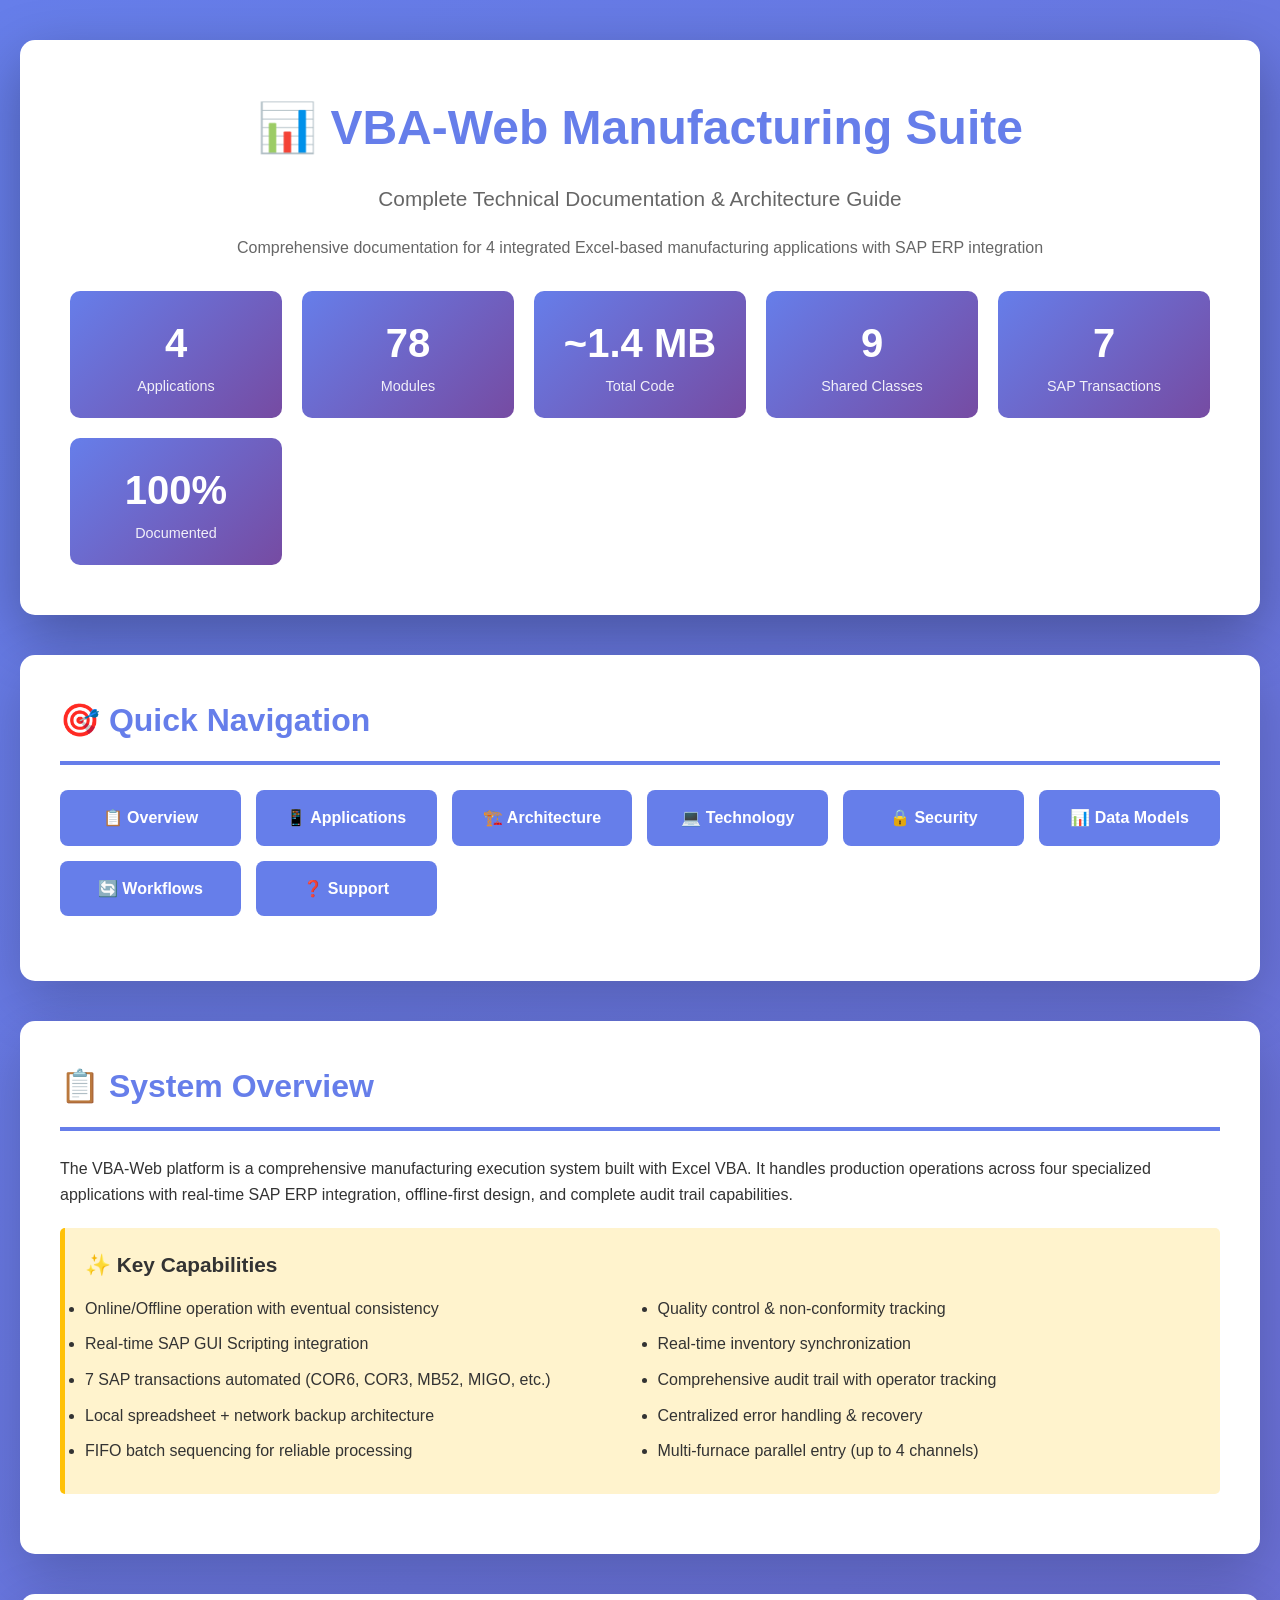
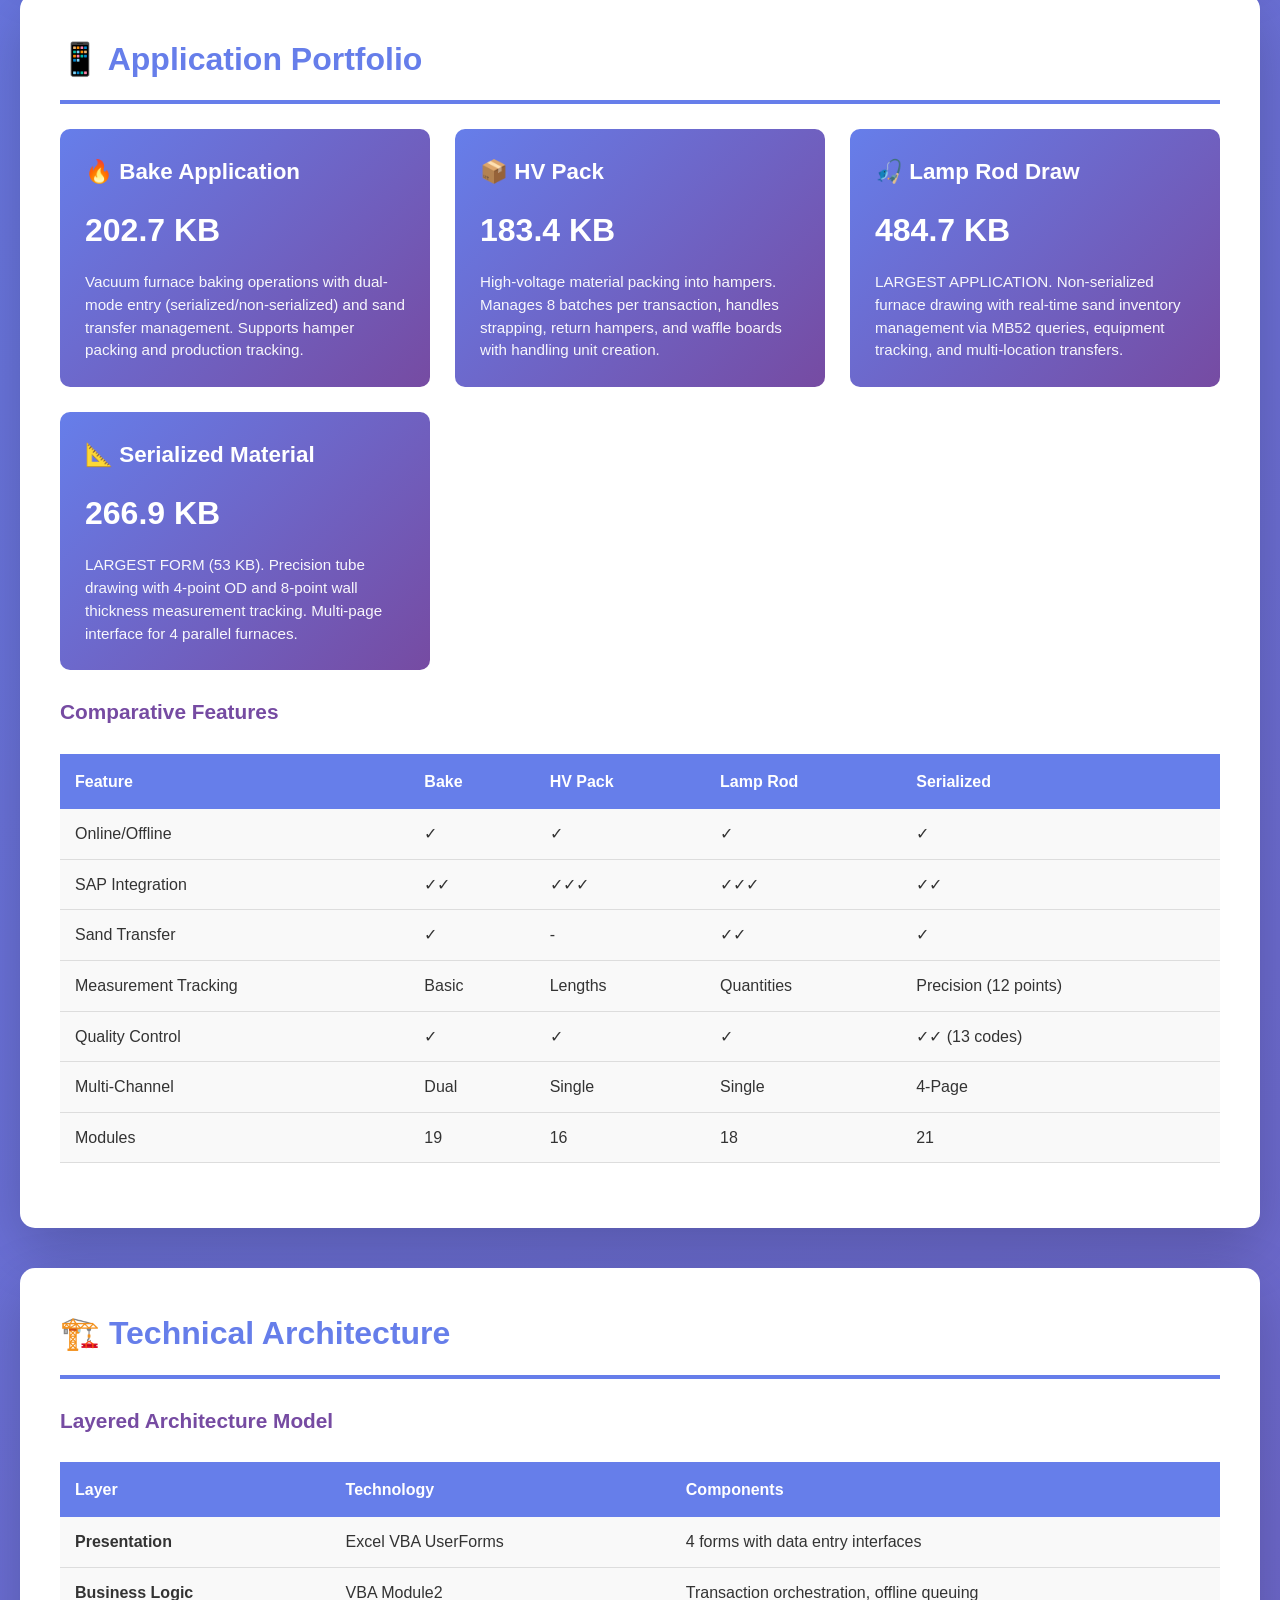
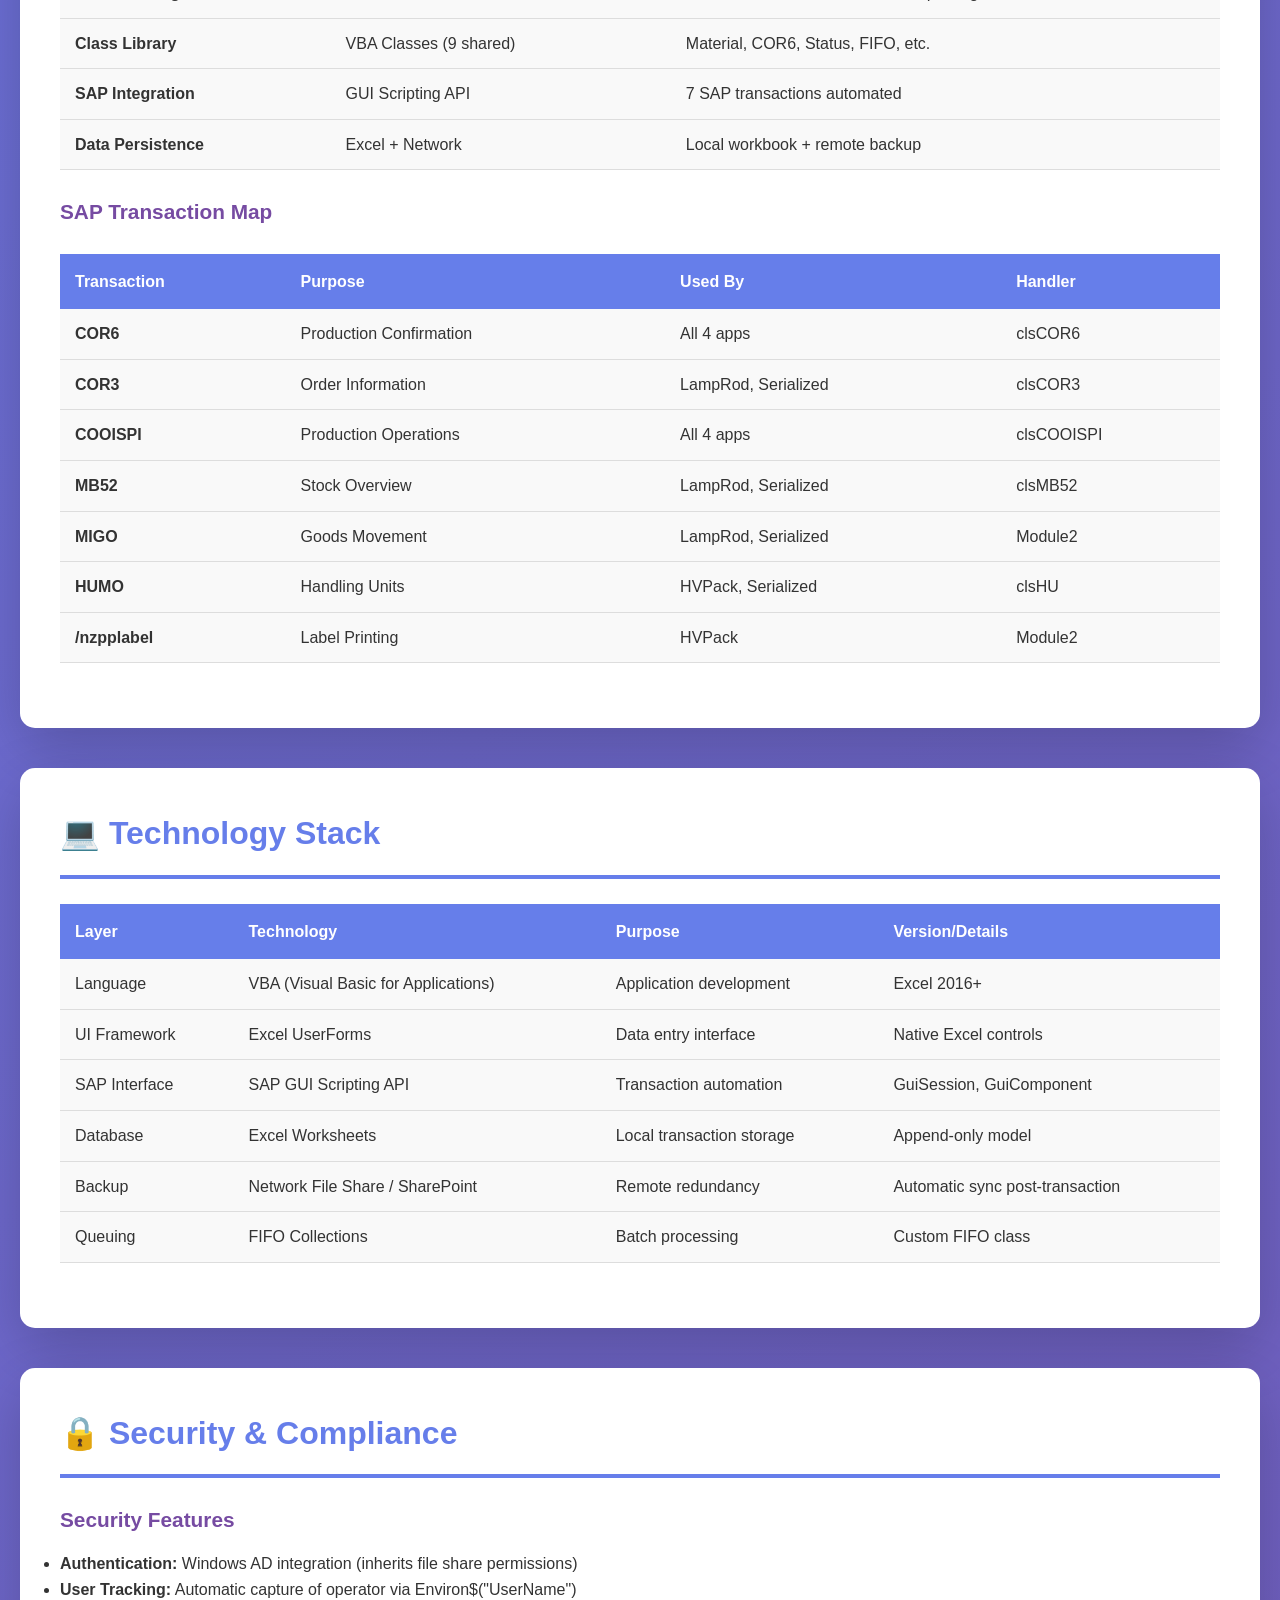
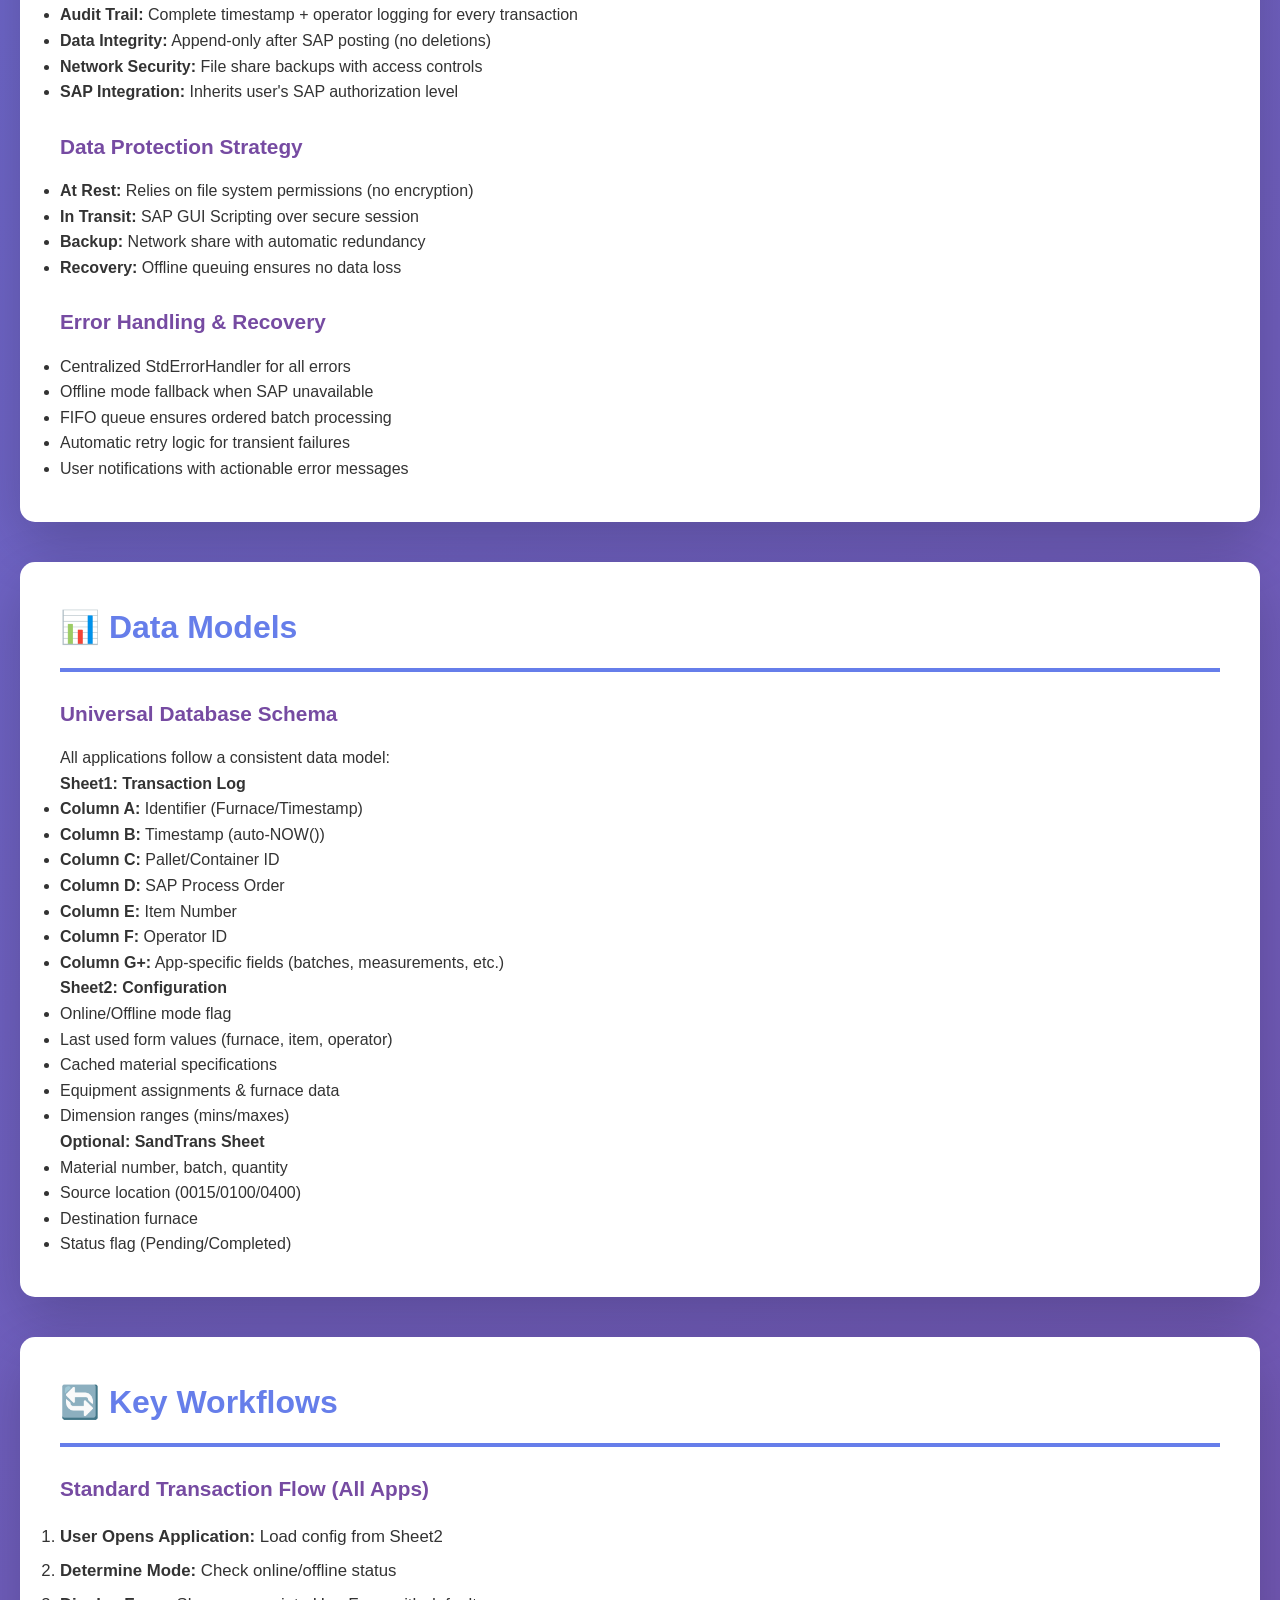
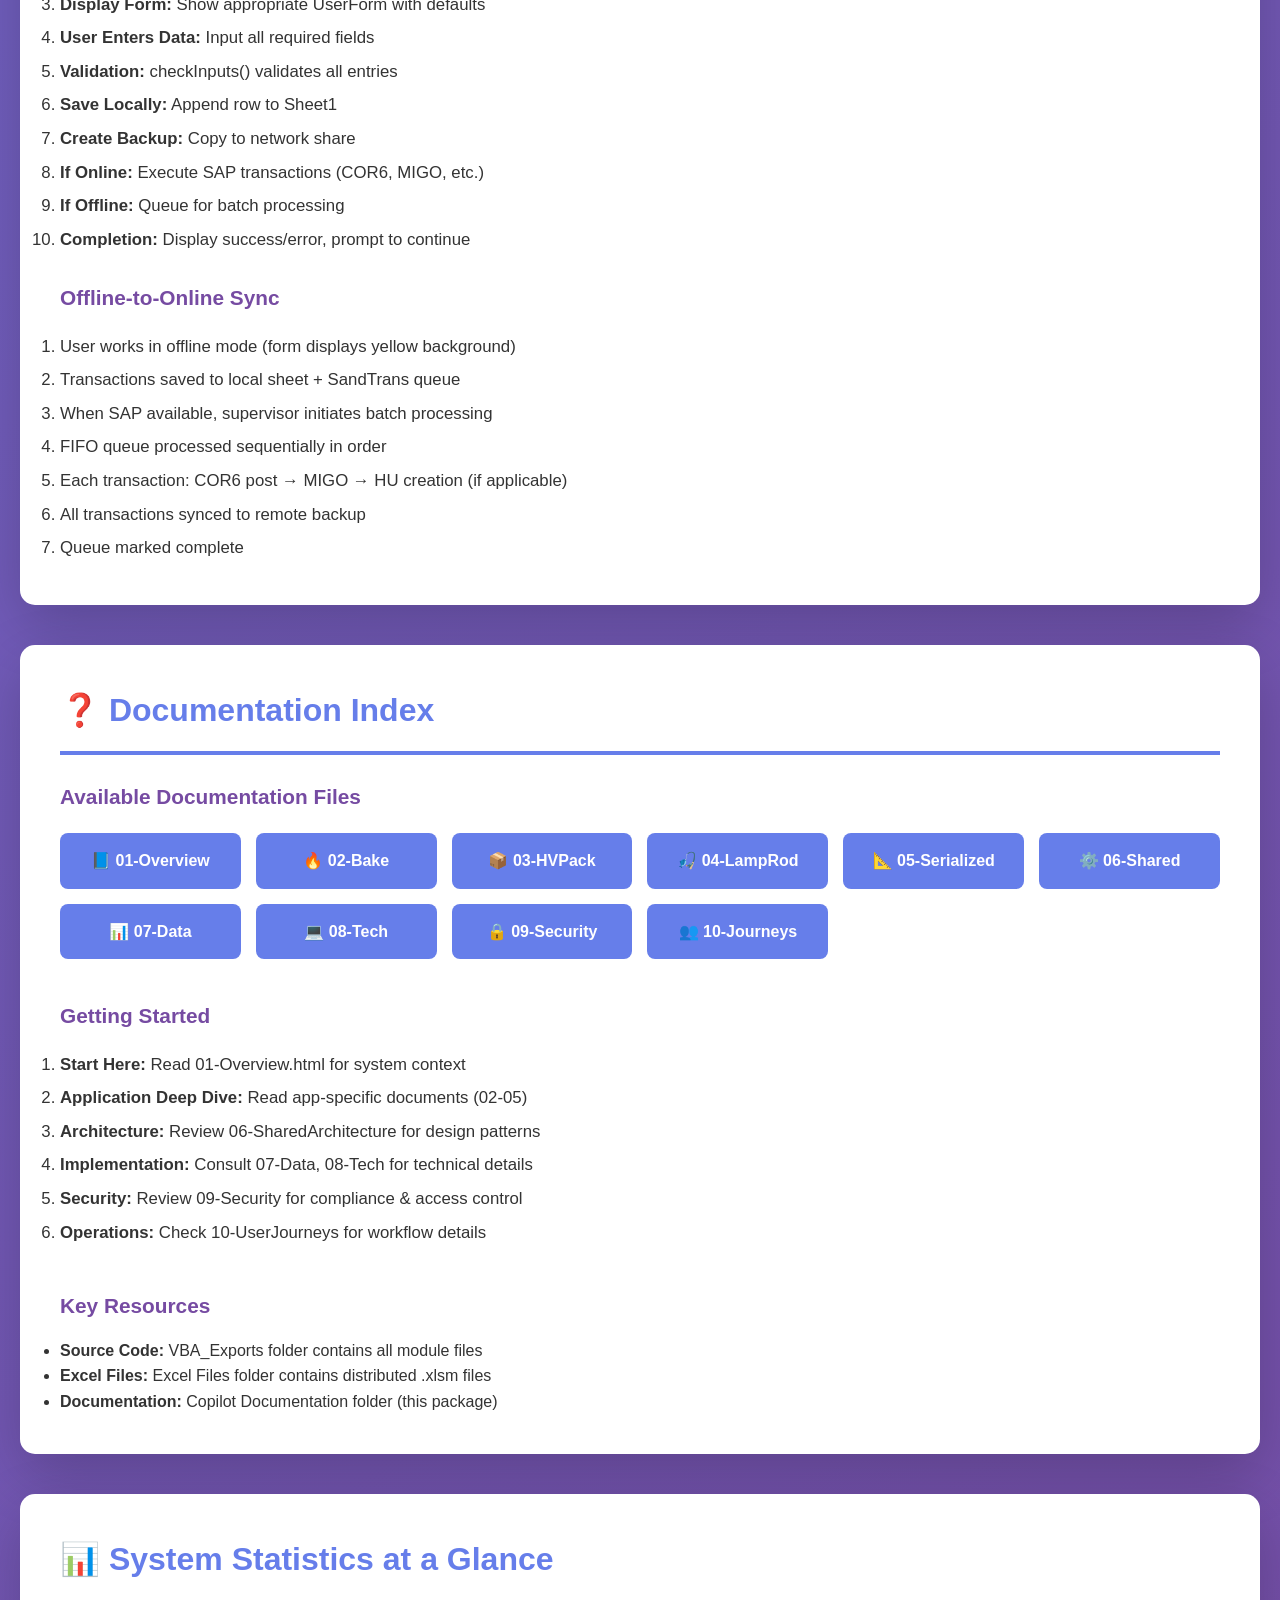
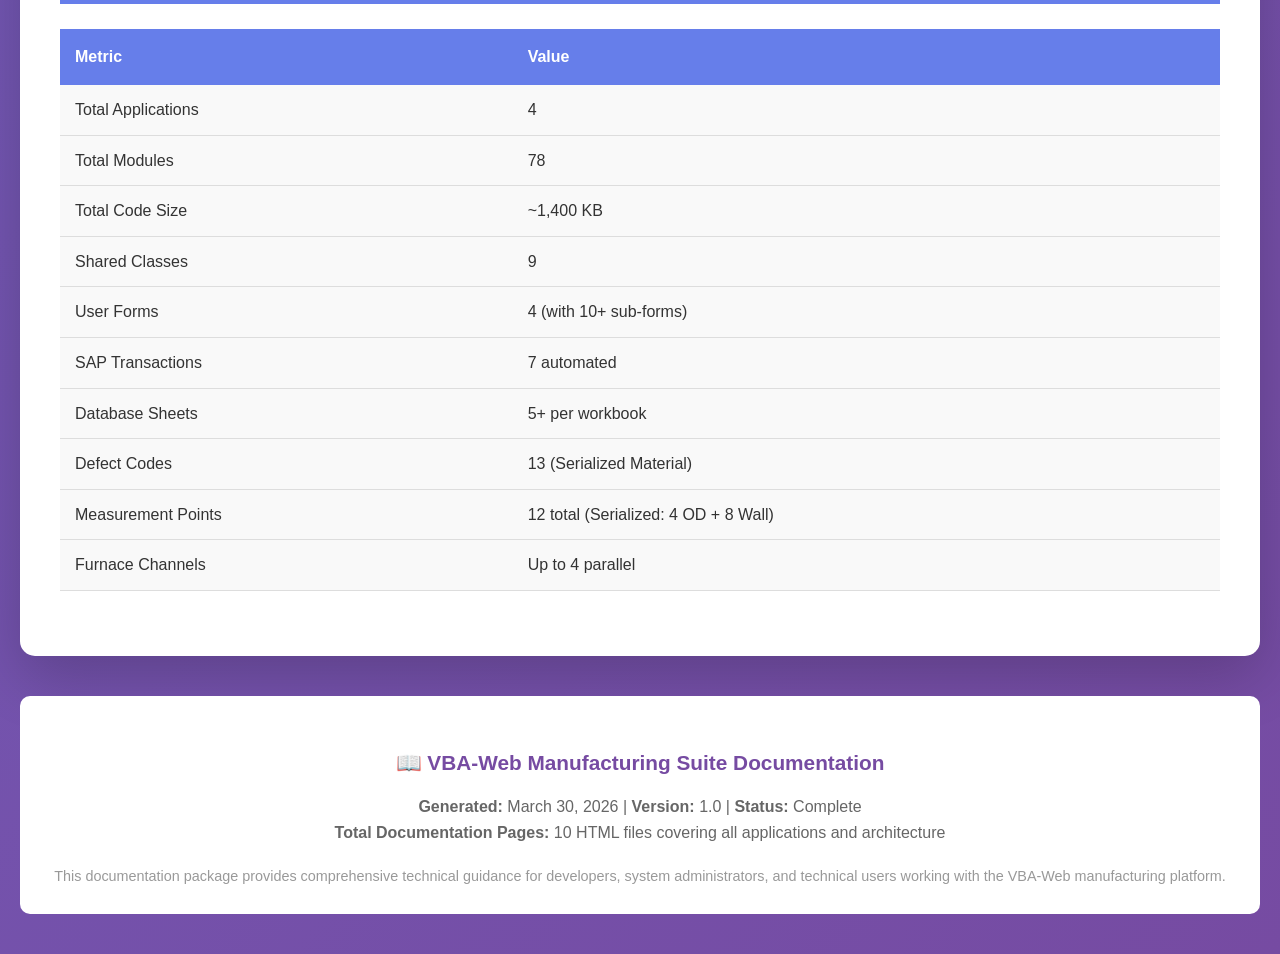
<file: Documents/Content/Index.html>
<!DOCTYPE html>
<html lang="en">
<head>
    <meta charset="UTF-8">
    <meta name="viewport" content="width=device-width, initial-scale=1.0">
    <title>VBA-Web Manufacturing Applications - Complete Documentation</title>
    <style>
        * { margin: 0; padding: 0; box-sizing: border-box; }
        body { 
            font-family: 'Segoe UI', Tahoma, Geneva, Verdana, sans-serif; 
            line-height: 1.6; 
            color: #333; 
            background: linear-gradient(135deg, #667eea 0%, #764ba2 100%); 
            min-height: 100vh; 
        }
        .container { max-width: 1400px; margin: 0 auto; padding: 40px 20px; }
        header { 
            background: white; 
            padding: 50px; 
            border-radius: 15px; 
            box-shadow: 0 20px 60px rgba(0,0,0,0.3); 
            margin-bottom: 40px;
            text-align: center;
        }
        h1 { 
            color: #667eea; 
            font-size: 3em;
            margin-bottom: 15px;
        }
        .subtitle { 
            color: #666; 
            font-size: 1.3em; 
            margin-top: 15px;
        }
        .stats {
            display: grid;
            grid-template-columns: repeat(auto-fit, minmax(200px, 1fr));
            gap: 20px;
            margin-top: 30px;
        }
        .stat-card {
            background: linear-gradient(135deg, #667eea 0%, #764ba2 100%);
            color: white;
            padding: 20px;
            border-radius: 10px;
            text-align: center;
        }
        .stat-number {
            font-size: 2.5em;
            font-weight: bold;
        }
        .stat-label {
            font-size: 0.9em;
            opacity: 0.9;
        }
        .section { 
            background: white; 
            padding: 40px; 
            border-radius: 15px; 
            box-shadow: 0 20px 60px rgba(0,0,0,0.2); 
            margin-bottom: 40px; 
        }
        h2 { 
            color: #667eea; 
            border-bottom: 4px solid #667eea; 
            padding-bottom: 15px; 
            margin-bottom: 25px; 
            font-size: 2em;
        }
        h3 {
            color: #764ba2;
            margin-top: 25px;
            margin-bottom: 15px;
            font-size: 1.3em;
        }
        .grid {
            display: grid;
            grid-template-columns: repeat(auto-fit, minmax(280px, 1fr));
            gap: 25px;
            margin: 25px 0;
        }
        .card {
            background: linear-gradient(135deg, #667eea 0%, #764ba2 100%);
            padding: 25px;
            border-radius: 10px;
            color: white;
            transition: transform 0.3s ease, box-shadow 0.3s ease;
            cursor: pointer;
        }
        .card:hover {
            transform: translateY(-10px);
            box-shadow: 0 15px 40px rgba(102, 126, 234, 0.4);
        }
        .card h3 {
            color: white;
            margin-top: 0;
            margin-bottom: 10px;
            font-size: 1.4em;
        }
        .card-stat {
            font-size: 2em;
            font-weight: bold;
            margin: 15px 0;
        }
        .card-description {
            font-size: 0.95em;
            opacity: 0.95;
            line-height: 1.5;
        }
        .nav-grid {
            display: grid;
            grid-template-columns: repeat(auto-fit, minmax(180px, 1fr));
            gap: 15px;
            margin: 25px 0;
        }
        .nav-link {
            display: flex;
            align-items: center;
            justify-content: center;
            padding: 15px 20px;
            background: #667eea;
            color: white;
            text-decoration: none;
            border-radius: 8px;
            transition: background 0.3s ease;
            font-weight: 600;
            text-align: center;
        }
        .nav-link:hover {
            background: #764ba2;
        }
        table {
            width: 100%;
            border-collapse: collapse;
            margin: 25px 0;
            background: #f9f9f9;
        }
        th {
            background: #667eea;
            color: white;
            padding: 15px;
            text-align: left;
            font-weight: 600;
        }
        td {
            padding: 12px 15px;
            border-bottom: 1px solid #ddd;
        }
        tr:hover {
            background: #f0f0f0;
        }
        .highlight {
            background: #fff3cd;
            padding: 20px;
            border-left: 5px solid #ffc107;
            margin: 20px 0;
            border-radius: 5px;
        }
        .list-two-columns {
            columns: 2;
            column-gap: 30px;
        }
        .list-two-columns li {
            margin-bottom: 10px;
        }
        footer {
            background: white;
            padding: 25px;
            border-radius: 10px;
            text-align: center;
            color: #666;
            margin-top: 40px;
        }
        .download-btn {
            display: inline-block;
            padding: 15px 40px;
            background: #667eea;
            color: white;
            text-decoration: none;
            border-radius: 8px;
            font-size: 1.1em;
            font-weight: 600;
            transition: background 0.3s ease;
            margin: 10px 5px;
        }
        .download-btn:hover {
            background: #764ba2;
        }
    </style>
</head>
<body>
    <div class="container">
        <header>
            <h1>📊 VBA-Web Manufacturing Suite</h1>
            <p class="subtitle">Complete Technical Documentation & Architecture Guide</p>
            <p style="margin-top: 20px; color: #666; font-size: 1em;">
                Comprehensive documentation for 4 integrated Excel-based manufacturing applications with SAP ERP integration
            </p>
            
            <div class="stats">
                <div class="stat-card">
                    <div class="stat-number">4</div>
                    <div class="stat-label">Applications</div>
                </div>
                <div class="stat-card">
                    <div class="stat-number">78</div>
                    <div class="stat-label">Modules</div>
                </div>
                <div class="stat-card">
                    <div class="stat-number">~1.4 MB</div>
                    <div class="stat-label">Total Code</div>
                </div>
                <div class="stat-card">
                    <div class="stat-number">9</div>
                    <div class="stat-label">Shared Classes</div>
                </div>
                <div class="stat-card">
                    <div class="stat-number">7</div>
                    <div class="stat-label">SAP Transactions</div>
                </div>
                <div class="stat-card">
                    <div class="stat-number">100%</div>
                    <div class="stat-label">Documented</div>
                </div>
            </div>
        </header>
        
        <div class="section">
            <h2>🎯 Quick Navigation</h2>
            <div class="nav-grid">
                <a href="#overview" class="nav-link">📋 Overview</a>
                <a href="#applications" class="nav-link">📱 Applications</a>
                <a href="#architecture" class="nav-link">🏗️ Architecture</a>
                <a href="#technology" class="nav-link">💻 Technology</a>
                <a href="#security" class="nav-link">🔒 Security</a>
                <a href="#data" class="nav-link">📊 Data Models</a>
                <a href="#workflows" class="nav-link">🔄 Workflows</a>
                <a href="#support" class="nav-link">❓ Support</a>
            </div>
        </div>
        
        <div class="section" id="overview">
            <h2>📋 System Overview</h2>
            <p>The VBA-Web platform is a comprehensive manufacturing execution system built with Excel VBA. It handles production operations across four specialized applications with real-time SAP ERP integration, offline-first design, and complete audit trail capabilities.</p>
            
            <div class="highlight">
                <h3 style="margin-top: 0; color: #333;">✨ Key Capabilities</h3>
                <ul class="list-two-columns">
                    <li>Online/Offline operation with eventual consistency</li>
                    <li>Real-time SAP GUI Scripting integration</li>
                    <li>7 SAP transactions automated (COR6, COR3, MB52, MIGO, etc.)</li>
                    <li>Local spreadsheet + network backup architecture</li>
                    <li>FIFO batch sequencing for reliable processing</li>
                    <li>Quality control & non-conformity tracking</li>
                    <li>Real-time inventory synchronization</li>
                    <li>Comprehensive audit trail with operator tracking</li>
                    <li>Centralized error handling & recovery</li>
                    <li>Multi-furnace parallel entry (up to 4 channels)</li>
                </ul>
            </div>
        </div>
        
        <div class="section" id="applications">
            <h2>📱 Application Portfolio</h2>
            
            <div class="grid">
                <div class="card">
                    <h3>🔥 Bake Application</h3>
                    <div class="card-stat">202.7 KB</div>
                    <div class="card-description">
                        Vacuum furnace baking operations with dual-mode entry (serialized/non-serialized) and sand transfer management. Supports hamper packing and production tracking.
                    </div>
                </div>
                
                <div class="card">
                    <h3>📦 HV Pack</h3>
                    <div class="card-stat">183.4 KB</div>
                    <div class="card-description">
                        High-voltage material packing into hampers. Manages 8 batches per transaction, handles strapping, return hampers, and waffle boards with handling unit creation.
                    </div>
                </div>
                
                <div class="card">
                    <h3>🎣 Lamp Rod Draw</h3>
                    <div class="card-stat">484.7 KB</div>
                    <div class="card-description">
                        LARGEST APPLICATION. Non-serialized furnace drawing with real-time sand inventory management via MB52 queries, equipment tracking, and multi-location transfers.
                    </div>
                </div>
                
                <div class="card">
                    <h3>📐 Serialized Material</h3>
                    <div class="card-stat">266.9 KB</div>
                    <div class="card-description">
                        LARGEST FORM (53 KB). Precision tube drawing with 4-point OD and 8-point wall thickness measurement tracking. Multi-page interface for 4 parallel furnaces.
                    </div>
                </div>
            </div>
            
            <h3>Comparative Features</h3>
            <table>
                <tr>
                    <th>Feature</th>
                    <th>Bake</th>
                    <th>HV Pack</th>
                    <th>Lamp Rod</th>
                    <th>Serialized</th>
                </tr>
                <tr>
                    <td>Online/Offline</td>
                    <td>✓</td>
                    <td>✓</td>
                    <td>✓</td>
                    <td>✓</td>
                </tr>
                <tr>
                    <td>SAP Integration</td>
                    <td>✓✓</td>
                    <td>✓✓✓</td>
                    <td>✓✓✓</td>
                    <td>✓✓</td>
                </tr>
                <tr>
                    <td>Sand Transfer</td>
                    <td>✓</td>
                    <td>-</td>
                    <td>✓✓</td>
                    <td>✓</td>
                </tr>
                <tr>
                    <td>Measurement Tracking</td>
                    <td>Basic</td>
                    <td>Lengths</td>
                    <td>Quantities</td>
                    <td>Precision (12 points)</td>
                </tr>
                <tr>
                    <td>Quality Control</td>
                    <td>✓</td>
                    <td>✓</td>
                    <td>✓</td>
                    <td>✓✓ (13 codes)</td>
                </tr>
                <tr>
                    <td>Multi-Channel</td>
                    <td>Dual</td>
                    <td>Single</td>
                    <td>Single</td>
                    <td>4-Page</td>
                </tr>
                <tr>
                    <td>Modules</td>
                    <td>19</td>
                    <td>16</td>
                    <td>18</td>
                    <td>21</td>
                </tr>
            </table>
        </div>
        
        <div class="section" id="architecture">
            <h2>🏗️ Technical Architecture</h2>
            
            <h3>Layered Architecture Model</h3>
            <table>
                <tr>
                    <th>Layer</th>
                    <th>Technology</th>
                    <th>Components</th>
                </tr>
                <tr>
                    <td><strong>Presentation</strong></td>
                    <td>Excel VBA UserForms</td>
                    <td>4 forms with data entry interfaces</td>
                </tr>
                <tr>
                    <td><strong>Business Logic</strong></td>
                    <td>VBA Module2</td>
                    <td>Transaction orchestration, offline queuing</td>
                </tr>
                <tr>
                    <td><strong>Class Library</strong></td>
                    <td>VBA Classes (9 shared)</td>
                    <td>Material, COR6, Status, FIFO, etc.</td>
                </tr>
                <tr>
                    <td><strong>SAP Integration</strong></td>
                    <td>GUI Scripting API</td>
                    <td>7 SAP transactions automated</td>
                </tr>
                <tr>
                    <td><strong>Data Persistence</strong></td>
                    <td>Excel + Network</td>
                    <td>Local workbook + remote backup</td>
                </tr>
            </table>
            
            <h3>SAP Transaction Map</h3>
            <table>
                <tr>
                    <th>Transaction</th>
                    <th>Purpose</th>
                    <th>Used By</th>
                    <th>Handler</th>
                </tr>
                <tr>
                    <td><strong>COR6</strong></td>
                    <td>Production Confirmation</td>
                    <td>All 4 apps</td>
                    <td>clsCOR6</td>
                </tr>
                <tr>
                    <td><strong>COR3</strong></td>
                    <td>Order Information</td>
                    <td>LampRod, Serialized</td>
                    <td>clsCOR3</td>
                </tr>
                <tr>
                    <td><strong>COOISPI</strong></td>
                    <td>Production Operations</td>
                    <td>All 4 apps</td>
                    <td>clsCOOISPI</td>
                </tr>
                <tr>
                    <td><strong>MB52</strong></td>
                    <td>Stock Overview</td>
                    <td>LampRod, Serialized</td>
                    <td>clsMB52</td>
                </tr>
                <tr>
                    <td><strong>MIGO</strong></td>
                    <td>Goods Movement</td>
                    <td>LampRod, Serialized</td>
                    <td>Module2</td>
                </tr>
                <tr>
                    <td><strong>HUMO</strong></td>
                    <td>Handling Units</td>
                    <td>HVPack, Serialized</td>
                    <td>clsHU</td>
                </tr>
                <tr>
                    <td><strong>/nzpplabel</strong></td>
                    <td>Label Printing</td>
                    <td>HVPack</td>
                    <td>Module2</td>
                </tr>
            </table>
        </div>
        
        <div class="section" id="technology">
            <h2>💻 Technology Stack</h2>
            <table>
                <tr>
                    <th>Layer</th>
                    <th>Technology</th>
                    <th>Purpose</th>
                    <th>Version/Details</th>
                </tr>
                <tr>
                    <td>Language</td>
                    <td>VBA (Visual Basic for Applications)</td>
                    <td>Application development</td>
                    <td>Excel 2016+</td>
                </tr>
                <tr>
                    <td>UI Framework</td>
                    <td>Excel UserForms</td>
                    <td>Data entry interface</td>
                    <td>Native Excel controls</td>
                </tr>
                <tr>
                    <td>SAP Interface</td>
                    <td>SAP GUI Scripting API</td>
                    <td>Transaction automation</td>
                    <td>GuiSession, GuiComponent</td>
                </tr>
                <tr>
                    <td>Database</td>
                    <td>Excel Worksheets</td>
                    <td>Local transaction storage</td>
                    <td>Append-only model</td>
                </tr>
                <tr>
                    <td>Backup</td>
                    <td>Network File Share / SharePoint</td>
                    <td>Remote redundancy</td>
                    <td>Automatic sync post-transaction</td>
                </tr>
                <tr>
                    <td>Queuing</td>
                    <td>FIFO Collections</td>
                    <td>Batch processing</td>
                    <td>Custom FIFO class</td>
                </tr>
            </table>
        </div>
        
        <div class="section" id="security">
            <h2>🔒 Security & Compliance</h2>
            
            <h3>Security Features</h3>
            <ul>
                <li><strong>Authentication:</strong> Windows AD integration (inherits file share permissions)</li>
                <li><strong>User Tracking:</strong> Automatic capture of operator via Environ$("UserName")</li>
                <li><strong>Audit Trail:</strong> Complete timestamp + operator logging for every transaction</li>
                <li><strong>Data Integrity:</strong> Append-only after SAP posting (no deletions)</li>
                <li><strong>Network Security:</strong> File share backups with access controls</li>
                <li><strong>SAP Integration:</strong> Inherits user's SAP authorization level</li>
            </ul>
            
            <h3>Data Protection Strategy</h3>
            <ul>
                <li><strong>At Rest:</strong> Relies on file system permissions (no encryption)</li>
                <li><strong>In Transit:</strong> SAP GUI Scripting over secure session</li>
                <li><strong>Backup:</strong> Network share with automatic redundancy</li>
                <li><strong>Recovery:</strong> Offline queuing ensures no data loss</li>
            </ul>
            
            <h3>Error Handling & Recovery</h3>
            <ul>
                <li>Centralized StdErrorHandler for all errors</li>
                <li>Offline mode fallback when SAP unavailable</li>
                <li>FIFO queue ensures ordered batch processing</li>
                <li>Automatic retry logic for transient failures</li>
                <li>User notifications with actionable error messages</li>
            </ul>
        </div>
        
        <div class="section" id="data">
            <h2>📊 Data Models</h2>
            
            <h3>Universal Database Schema</h3>
            <p>All applications follow a consistent data model:</p>
            
            <h4>Sheet1: Transaction Log</h4>
            <ul>
                <li><strong>Column A:</strong> Identifier (Furnace/Timestamp)</li>
                <li><strong>Column B:</strong> Timestamp (auto-NOW())</li>
                <li><strong>Column C:</strong> Pallet/Container ID</li>
                <li><strong>Column D:</strong> SAP Process Order</li>
                <li><strong>Column E:</strong> Item Number</li>
                <li><strong>Column F:</strong> Operator ID</li>
                <li><strong>Column G+:</strong> App-specific fields (batches, measurements, etc.)</li>
            </ul>
            
            <h4>Sheet2: Configuration</h4>
            <ul>
                <li>Online/Offline mode flag</li>
                <li>Last used form values (furnace, item, operator)</li>
                <li>Cached material specifications</li>
                <li>Equipment assignments & furnace data</li>
                <li>Dimension ranges (mins/maxes)</li>
            </ul>
            
            <h4>Optional: SandTrans Sheet</h4>
            <ul>
                <li>Material number, batch, quantity</li>
                <li>Source location (0015/0100/0400)</li>
                <li>Destination furnace</li>
                <li>Status flag (Pending/Completed)</li>
            </ul>
        </div>
        
        <div class="section" id="workflows">
            <h2>🔄 Key Workflows</h2>
            
            <h3>Standard Transaction Flow (All Apps)</h3>
            <ol style="font-size: 1.05em; line-height: 2;">
                <li><strong>User Opens Application:</strong> Load config from Sheet2</li>
                <li><strong>Determine Mode:</strong> Check online/offline status</li>
                <li><strong>Display Form:</strong> Show appropriate UserForm with defaults</li>
                <li><strong>User Enters Data:</strong> Input all required fields</li>
                <li><strong>Validation:</strong> checkInputs() validates all entries</li>
                <li><strong>Save Locally:</strong> Append row to Sheet1</li>
                <li><strong>Create Backup:</strong> Copy to network share</li>
                <li><strong>If Online:</strong> Execute SAP transactions (COR6, MIGO, etc.)</li>
                <li><strong>If Offline:</strong> Queue for batch processing</li>
                <li><strong>Completion:</strong> Display success/error, prompt to continue</li>
            </ol>
            
            <h3>Offline-to-Online Sync</h3>
            <ol style="font-size: 1.05em; line-height: 2;">
                <li>User works in offline mode (form displays yellow background)</li>
                <li>Transactions saved to local sheet + SandTrans queue</li>
                <li>When SAP available, supervisor initiates batch processing</li>
                <li>FIFO queue processed sequentially in order</li>
                <li>Each transaction: COR6 post → MIGO → HU creation (if applicable)</li>
                <li>All transactions synced to remote backup</li>
                <li>Queue marked complete</li>
            </ol>
        </div>
        
        <div class="section" id="support">
            <h2>❓ Documentation Index</h2>
            
            <h3>Available Documentation Files</h3>
            <div class="nav-grid" style="margin-top: 20px;">
                <a href="01-Overview.html" class="nav-link">📘 01-Overview</a>
                <a href="02-BakeApplication.html" class="nav-link">🔥 02-Bake</a>
                <a href="03-HVPack.html" class="nav-link">📦 03-HVPack</a>
                <a href="04-LampRodDraw.html" class="nav-link">🎣 04-LampRod</a>
                <a href="05-SerializedMaterial.html" class="nav-link">📐 05-Serialized</a>
                <a href="06-SharedArchitecture.html" class="nav-link">⚙️ 06-Shared</a>
                <a href="07-DataModels.html" class="nav-link">📊 07-Data</a>
                <a href="08-TechnicalStack.html" class="nav-link">💻 08-Tech</a>
                <a href="09-Security.html" class="nav-link">🔒 09-Security</a>
                <a href="10-UserJourneys.html" class="nav-link">👥 10-Journeys</a>
            </div>
            
            <h3 style="margin-top: 40px;">Getting Started</h3>
            <ol style="font-size: 1.05em; line-height: 2;">
                <li><strong>Start Here:</strong> Read 01-Overview.html for system context</li>
                <li><strong>Application Deep Dive:</strong> Read app-specific documents (02-05)</li>
                <li><strong>Architecture:</strong> Review 06-SharedArchitecture for design patterns</li>
                <li><strong>Implementation:</strong> Consult 07-Data, 08-Tech for technical details</li>
                <li><strong>Security:</strong> Review 09-Security for compliance & access control</li>
                <li><strong>Operations:</strong> Check 10-UserJourneys for workflow details</li>
            </ol>
            
            <h3 style="margin-top: 40px;">Key Resources</h3>
            <ul>
                <li><strong>Source Code:</strong> VBA_Exports folder contains all module files</li>
                <li><strong>Excel Files:</strong> Excel Files folder contains distributed .xlsm files</li>
                <li><strong>Documentation:</strong> Copilot Documentation folder (this package)</li>
            </ul>
        </div>
        
        <div class="section">
            <h2>📊 System Statistics at a Glance</h2>
            <table>
                <tr>
                    <th>Metric</th>
                    <th>Value</th>
                </tr>
                <tr>
                    <td>Total Applications</td>
                    <td>4</td>
                </tr>
                <tr>
                    <td>Total Modules</td>
                    <td>78</td>
                </tr>
                <tr>
                    <td>Total Code Size</td>
                    <td>~1,400 KB</td>
                </tr>
                <tr>
                    <td>Shared Classes</td>
                    <td>9</td>
                </tr>
                <tr>
                    <td>User Forms</td>
                    <td>4 (with 10+ sub-forms)</td>
                </tr>
                <tr>
                    <td>SAP Transactions</td>
                    <td>7 automated</td>
                </tr>
                <tr>
                    <td>Database Sheets</td>
                    <td>5+ per workbook</td>
                </tr>
                <tr>
                    <td>Defect Codes</td>
                    <td>13 (Serialized Material)</td>
                </tr>
                <tr>
                    <td>Measurement Points</td>
                    <td>12 total (Serialized: 4 OD + 8 Wall)</td>
                </tr>
                <tr>
                    <td>Furnace Channels</td>
                    <td>Up to 4 parallel</td>
                </tr>
            </table>
        </div>
        
        <footer>
            <h3>📖 VBA-Web Manufacturing Suite Documentation</h3>
            <p><strong>Generated:</strong> March 30, 2026 | <strong>Version:</strong> 1.0 | <strong>Status:</strong> Complete</p>
            <p><strong>Total Documentation Pages:</strong> 10 HTML files covering all applications and architecture</p>
            <p style="margin-top: 20px; color: #999; font-size: 0.9em;">
                This documentation package provides comprehensive technical guidance for developers, system administrators, and technical users working with the VBA-Web manufacturing platform.
            </p>
        </footer>
    </div>
</body>
</html>
</file>
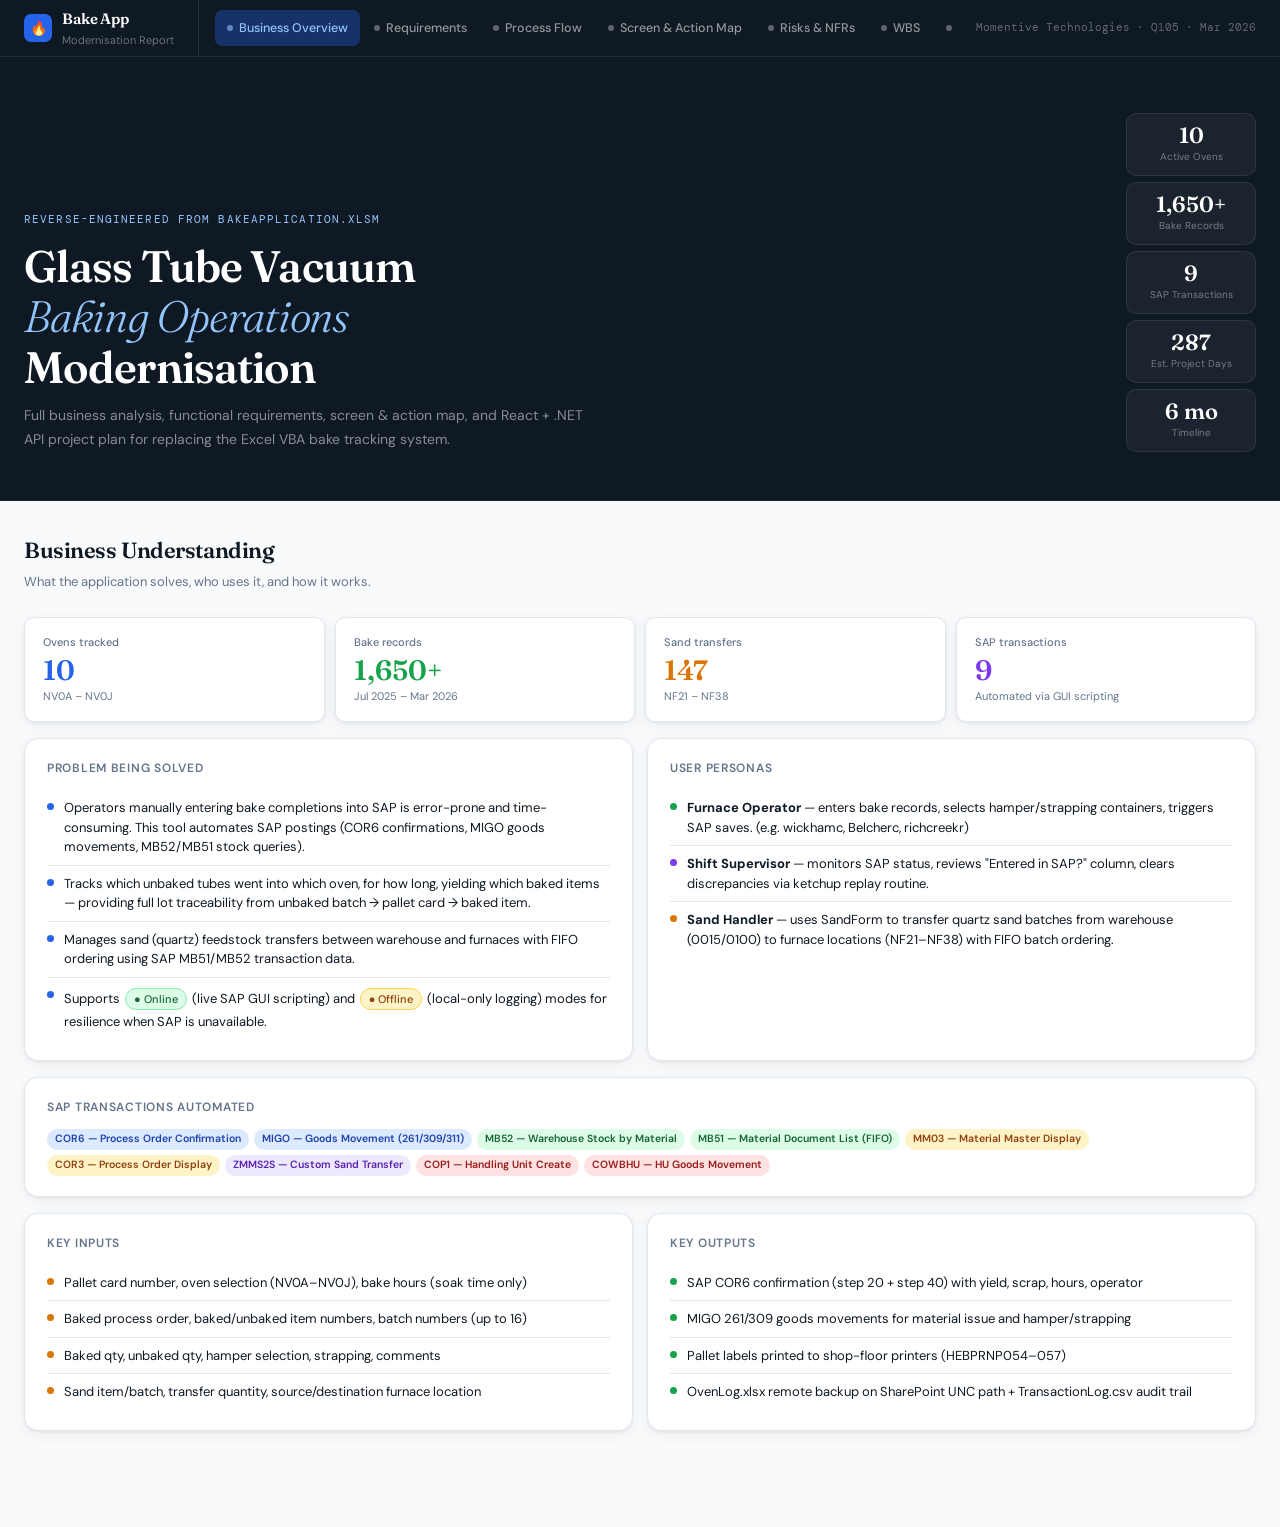
<file: Documents/BakeApp_Modernisation_Report.html>
<!DOCTYPE html>
<html lang="en">
<head>
<meta charset="UTF-8">
<meta name="viewport" content="width=device-width, initial-scale=1.0">
<title>Bake Application — Modernisation Report</title>
<link href="https://fonts.googleapis.com/css2?family=DM+Sans:ital,opsz,wght@0,9..40,300;0,9..40,400;0,9..40,500;0,9..40,600;1,9..40,300&family=DM+Mono:wght@400;500&family=Fraunces:ital,opsz,wght@0,9..144,300;0,9..144,600;1,9..144,300&display=swap" rel="stylesheet">
<style>
:root {
  --navy: #0f1923;
  --navy-mid: #1a2535;
  --navy-soft: #243044;
  --blue: #2563eb;
  --blue-lt: #dbeafe;
  --blue-mid: #93c5fd;
  --teal: #0d9488;
  --teal-lt: #ccfbf1;
  --amber: #d97706;
  --amber-lt: #fef3c7;
  --purple: #7c3aed;
  --purple-lt: #ede9fe;
  --green: #16a34a;
  --green-lt: #dcfce7;
  --red: #dc2626;
  --red-lt: #fee2e2;
  --slate: #475569;
  --slate-lt: #f1f5f9;
  --border: #e2e8f0;
  --text: #0f1923;
  --text-mid: #334155;
  --text-muted: #64748b;
  --white: #ffffff;
  --page-bg: #f8fafc;
  --card-bg: #ffffff;
  --radius: 10px;
  --radius-lg: 14px;
  --shadow: 0 1px 3px rgba(0,0,0,.07), 0 4px 16px rgba(0,0,0,.05);
  --shadow-md: 0 4px 12px rgba(0,0,0,.1), 0 1px 3px rgba(0,0,0,.06);
}

*, *::before, *::after { box-sizing: border-box; margin: 0; padding: 0; }

body {
  font-family: 'DM Sans', sans-serif;
  background: var(--page-bg);
  color: var(--text);
  font-size: 14px;
  line-height: 1.6;
  -webkit-font-smoothing: antialiased;
}

/* ── TOP HEADER ── */
.site-header {
  background: var(--navy);
  padding: 0;
  position: sticky;
  top: 0;
  z-index: 100;
  border-bottom: 1px solid rgba(255,255,255,.08);
}
.header-inner {
  max-width: 1300px;
  margin: 0 auto;
  display: flex;
  align-items: center;
  gap: 0;
  height: 56px;
}
.header-brand {
  display: flex;
  align-items: center;
  gap: 10px;
  padding: 0 24px;
  border-right: 1px solid rgba(255,255,255,.1);
  height: 100%;
}
.brand-icon {
  width: 28px; height: 28px;
  background: var(--blue);
  border-radius: 7px;
  display: flex; align-items: center; justify-content: center;
  font-size: 14px;
}
.brand-name {
  font-family: 'Fraunces', serif;
  font-size: 15px;
  font-weight: 600;
  color: #fff;
  letter-spacing: -.01em;
}
.brand-sub {
  font-size: 11px;
  color: rgba(255,255,255,.45);
  font-weight: 300;
  margin-top: 1px;
}
.top-nav {
  display: flex;
  align-items: center;
  gap: 2px;
  padding: 0 16px;
  height: 100%;
  overflow-x: auto;
  flex: 1;
}
.top-nav-btn {
  display: flex;
  align-items: center;
  gap: 6px;
  padding: 6px 12px;
  border: none;
  background: transparent;
  color: rgba(255,255,255,.55);
  font-family: 'DM Sans', sans-serif;
  font-size: 12.5px;
  font-weight: 500;
  cursor: pointer;
  border-radius: 7px;
  white-space: nowrap;
  transition: all .15s;
  height: 36px;
}
.top-nav-btn:hover { background: rgba(255,255,255,.08); color: rgba(255,255,255,.85); }
.top-nav-btn.active { background: rgba(37,99,235,.35); color: #93c5fd; }
.top-nav-btn .dot {
  width: 6px; height: 6px; border-radius: 50%;
  background: currentColor; opacity: .6;
}
.header-meta {
  margin-left: auto;
  padding: 0 24px;
  font-size: 11px;
  color: rgba(255,255,255,.35);
  white-space: nowrap;
  font-family: 'DM Mono', monospace;
}

/* ── HERO ── */
.hero {
  background: var(--navy);
  padding: 56px 24px 48px;
  border-bottom: 1px solid rgba(255,255,255,.06);
}
.hero-inner {
  max-width: 1300px;
  margin: 0 auto;
  display: grid;
  grid-template-columns: 1fr auto;
  gap: 40px;
  align-items: end;
}
.hero-eyebrow {
  font-family: 'DM Mono', monospace;
  font-size: 11px;
  color: var(--blue-mid);
  letter-spacing: .1em;
  text-transform: uppercase;
  margin-bottom: 12px;
}
.hero-title {
  font-family: 'Fraunces', serif;
  font-size: clamp(28px, 4vw, 44px);
  font-weight: 600;
  color: #fff;
  line-height: 1.15;
  letter-spacing: -.02em;
  margin-bottom: 12px;
}
.hero-title em {
  font-style: italic;
  font-weight: 300;
  color: var(--blue-mid);
}
.hero-desc {
  font-size: 14px;
  color: rgba(255,255,255,.5);
  max-width: 560px;
  line-height: 1.7;
}
.hero-stats {
  display: flex;
  flex-direction: column;
  gap: 6px;
}
.hero-stat {
  background: rgba(255,255,255,.05);
  border: 1px solid rgba(255,255,255,.08);
  border-radius: var(--radius);
  padding: 10px 16px;
  text-align: center;
  min-width: 130px;
}
.hero-stat .num {
  font-family: 'Fraunces', serif;
  font-size: 22px;
  font-weight: 600;
  color: #fff;
  line-height: 1;
}
.hero-stat .lbl {
  font-size: 10px;
  color: rgba(255,255,255,.4);
  margin-top: 3px;
  font-weight: 400;
}

/* ── MAIN LAYOUT ── */
.main {
  max-width: 1300px;
  margin: 0 auto;
  padding: 32px 24px 80px;
}

/* ── SECTIONS ── */
.section { display: none; }
.section.active { display: block; }

.section-heading {
  font-family: 'Fraunces', serif;
  font-size: 22px;
  font-weight: 600;
  color: var(--navy);
  letter-spacing: -.02em;
  margin-bottom: 4px;
}
.section-sub {
  font-size: 13px;
  color: var(--text-muted);
  margin-bottom: 24px;
}

/* ── CARDS ── */
.card {
  background: var(--card-bg);
  border: 1px solid var(--border);
  border-radius: var(--radius-lg);
  box-shadow: var(--shadow);
  padding: 20px 22px;
  margin-bottom: 16px;
}
.card-title {
  font-size: 12px;
  font-weight: 600;
  color: var(--text-muted);
  text-transform: uppercase;
  letter-spacing: .06em;
  margin-bottom: 12px;
}

/* ── GRID ── */
.grid-2 { display: grid; grid-template-columns: 1fr 1fr; gap: 14px; }
.grid-3 { display: grid; grid-template-columns: 1fr 1fr 1fr; gap: 12px; }
.grid-4 { display: grid; grid-template-columns: repeat(4, 1fr); gap: 10px; }

/* ── METRIC TILES ── */
.metric-tile {
  background: var(--card-bg);
  border: 1px solid var(--border);
  border-radius: var(--radius);
  padding: 16px 18px;
  box-shadow: var(--shadow);
}
.metric-tile .m-label { font-size: 11px; color: var(--text-muted); font-weight: 500; margin-bottom: 4px; }
.metric-tile .m-val { font-family: 'Fraunces', serif; font-size: 28px; font-weight: 600; line-height: 1; }
.metric-tile .m-sub { font-size: 11px; color: var(--text-muted); margin-top: 4px; }

/* ── BADGES ── */
.badge {
  display: inline-flex; align-items: center; gap: 4px;
  font-size: 10.5px; font-weight: 600;
  padding: 2px 8px; border-radius: 20px;
  white-space: nowrap;
}
.badge-blue { background: var(--blue-lt); color: #1e40af; }
.badge-teal { background: var(--teal-lt); color: #0f766e; }
.badge-amber { background: var(--amber-lt); color: #92400e; }
.badge-purple { background: var(--purple-lt); color: #5b21b6; }
.badge-green { background: var(--green-lt); color: #166534; }
.badge-red { background: var(--red-lt); color: #991b1b; }
.badge-slate { background: var(--slate-lt); color: #334155; }

/* ── PILLS ── */
.pill { display: inline-block; font-size: 11px; padding: 2px 8px; border-radius: 20px; font-weight: 500; border: 1px solid var(--border); color: var(--text-muted); margin: 2px; }
.pill-online { background: var(--green-lt); color: #166534; border-color: #86efac; }
.pill-offline { background: var(--amber-lt); color: #92400e; border-color: #fcd34d; }

/* ── ITEM ROWS ── */
.item-list { display: flex; flex-direction: column; gap: 0; }
.item-row {
  display: flex; align-items: flex-start; gap: 10px;
  padding: 8px 0;
  border-bottom: 1px solid var(--border);
  font-size: 13px; line-height: 1.5;
}
.item-row:last-child { border-bottom: none; }
.item-dot { width: 7px; height: 7px; border-radius: 50%; flex-shrink: 0; margin-top: 5px; }

/* ── TABS (inner) ── */
.inner-tabs { display: flex; gap: 4px; margin-bottom: 20px; flex-wrap: wrap; }
.inner-tab {
  padding: 6px 14px; font-size: 12px; font-weight: 500;
  border: 1px solid var(--border); border-radius: 20px;
  background: var(--card-bg); color: var(--text-muted);
  cursor: pointer; transition: all .15s; white-space: nowrap;
}
.inner-tab:hover { border-color: var(--blue); color: var(--blue); }
.inner-tab.active { background: var(--navy); color: #fff; border-color: var(--navy); }

/* ── TABLE ── */
.data-table { width: 100%; border-collapse: collapse; font-size: 12.5px; }
.data-table th {
  text-align: left; padding: 8px 10px;
  background: var(--navy); color: rgba(255,255,255,.8);
  font-size: 11px; font-weight: 500; letter-spacing: .04em;
  position: sticky; top: 56px;
}
.data-table th:first-child { border-radius: 8px 0 0 0; }
.data-table th:last-child { border-radius: 0 8px 0 0; }
.data-table td {
  padding: 7px 10px;
  border-bottom: 1px solid var(--border);
  vertical-align: top; line-height: 1.5;
}
.data-table tr:nth-child(even) td { background: var(--slate-lt); }
.data-table tr:last-child td { border-bottom: none; }
.data-table .td-phase { font-weight: 600; color: var(--navy); width: 60px; }
.data-table .td-task { }
.data-table .td-num { text-align: center; font-family: 'DM Mono', monospace; font-size: 12px; }

/* ── PHASE HEADERS IN TABLE ── */
.phase-row td {
  background: var(--navy) !important;
  color: rgba(255,255,255,.9);
  font-weight: 600; font-size: 12px;
  padding: 10px 10px;
}

/* ── ACTION TABLE ── */
.action-table { width: 100%; border-collapse: collapse; font-size: 12px; }
.action-table th {
  background: var(--slate); color: #fff;
  padding: 7px 10px; font-size: 11px; font-weight: 500;
  text-align: left;
}
.action-table td {
  padding: 8px 10px; border-bottom: 1px solid var(--border);
  vertical-align: top; line-height: 1.5;
}
.action-table tr:nth-child(even) td { background: #fafafa; }
.action-table tr:hover td { background: var(--blue-lt); }
.action-table .col-action { width: 170px; font-weight: 600; }

/* ── TRIGGER TAGS ── */
.ttag {
  display: inline-block; font-size: 9.5px; font-weight: 600;
  padding: 1px 5px; border-radius: 3px; margin-right: 4px;
  font-family: 'DM Mono', monospace;
}
.ttag-click { background: #dbeafe; color: #1e40af; }
.ttag-auto { background: #dcfce7; color: #166534; }
.ttag-toggle { background: #fef3c7; color: #92400e; }
.ttag-change { background: #ede9fe; color: #5b21b6; }

/* ── INT BADGES ── */
.int-badge {
  display: inline-block; font-size: 10px; font-weight: 600;
  padding: 1px 6px; border-radius: 10px; margin: 1px;
}
.ib-sap { background: #dbeafe; color: #1e40af; }
.ib-sheet { background: #dcfce7; color: #166534; }
.ib-remote { background: #fef3c7; color: #92400e; }
.ib-ui { background: #ede9fe; color: #5b21b6; }

/* ── RISK TABLE ── */
.risk-hi { color: var(--red); font-weight: 600; }
.risk-med { color: var(--amber); font-weight: 600; }
.risk-lo { color: var(--green); font-weight: 600; }

/* ── GANTT ── */
.gantt-wrap { overflow-x: auto; }
.gantt-table { width: 100%; border-collapse: collapse; min-width: 900px; }
.gantt-table th {
  background: var(--navy-mid); color: rgba(255,255,255,.7);
  font-size: 10px; font-weight: 500; padding: 5px 4px;
  text-align: center; white-space: nowrap;
  position: sticky; top: 0;
}
.gantt-table .gt-label { text-align: left; padding: 5px 10px; width: 280px; }
.gantt-table .gt-phase { text-align: left; width: 50px; }
.gantt-table td {
  padding: 3px 2px; border-bottom: 1px solid #eee;
  font-size: 11px; height: 22px;
}
.gantt-table .gt-task-label { font-size: 11px; padding: 3px 10px; white-space: nowrap; overflow: hidden; }
.gantt-table .gt-phase-label { font-size: 10px; padding: 3px 5px; color: var(--text-muted); font-family: 'DM Mono', monospace; }
.gantt-section td { background: var(--navy) !important; color: rgba(255,255,255,.9) !important; font-weight: 600 !important; font-size: 11px; padding: 7px 10px !important; }
.gantt-bar { border-radius: 3px; height: 14px; margin: 2px auto; }
.gantt-milestone { text-align: center; font-size: 13px; }

/* ── RESOURCE GRID ── */
.resource-grid { overflow-x: auto; }
.res-table { width: 100%; border-collapse: collapse; min-width: 900px; font-size: 11.5px; }
.res-table th {
  background: var(--navy); color: rgba(255,255,255,.75);
  padding: 7px 6px; font-size: 10px; font-weight: 500;
  text-align: center; white-space: nowrap;
}
.res-table th.rt-left { text-align: left; padding-left: 10px; }
.res-table td { padding: 6px; border-bottom: 1px solid var(--border); text-align: center; }
.res-table td.rt-left { text-align: left; padding-left: 10px; font-weight: 500; }
.res-table td.rt-role { font-size: 10px; color: var(--text-muted); font-family: 'DM Mono', monospace; }
.res-table .rt-total { background: var(--navy); color: #fff; font-weight: 600; }
.load-0 { background: #f8fafc; color: #cbd5e1; }
.load-25 { background: #dbeafe; color: #1e40af; font-weight: 500; }
.load-50 { background: #bfdbfe; color: #1e40af; font-weight: 500; }
.load-75 { background: #ccfbf1; color: #0f766e; font-weight: 600; }
.load-100 { background: #dcfce7; color: #166534; font-weight: 700; }

/* ── SCHEDULE LEGEND ── */
.legend { display: flex; flex-wrap: wrap; gap: 8px; margin-bottom: 16px; }
.legend-item { display: flex; align-items: center; gap: 6px; font-size: 11px; color: var(--text-muted); }
.legend-swatch { width: 14px; height: 14px; border-radius: 3px; flex-shrink: 0; }

/* ── WBS SECTION LABELS ── */
.wbs-phase-hdr {
  display: flex; align-items: center; gap: 10px;
  background: var(--navy); color: #fff;
  padding: 10px 14px; border-radius: 8px;
  margin: 16px 0 4px; font-size: 13px; font-weight: 600;
}
.wbs-phase-dot { width: 10px; height: 10px; border-radius: 50%; flex-shrink: 0; }

/* ── EFFORT DONUT (CSS only) ── */
.effort-summary { display: grid; grid-template-columns: 1fr 1fr; gap: 16px; }
.effort-bars { display: flex; flex-direction: column; gap: 8px; }
.effort-bar-row { display: flex; align-items: center; gap: 10px; font-size: 12px; }
.effort-bar-label { width: 120px; flex-shrink: 0; font-weight: 500; }
.effort-bar-track { flex: 1; height: 8px; background: var(--border); border-radius: 4px; overflow: hidden; }
.effort-bar-fill { height: 100%; border-radius: 4px; transition: width .4s ease; }
.effort-bar-num { width: 40px; text-align: right; font-family: 'DM Mono', monospace; font-size: 11px; color: var(--text-muted); }

/* ── PRINT ── */
@media print {
  .site-header { position: static; }
  .section { display: block !important; page-break-before: always; }
  .section:first-of-type { page-break-before: avoid; }
  .hero { -webkit-print-color-adjust: exact; print-color-adjust: exact; }
}

/* ── RESPONSIVE ── */
@media (max-width: 768px) {
  .grid-2, .grid-3, .grid-4 { grid-template-columns: 1fr; }
  .hero-inner { grid-template-columns: 1fr; }
  .hero-stats { flex-direction: row; flex-wrap: wrap; }
}
</style>
</head>
<body>

<!-- ── STICKY HEADER ── -->
<header class="site-header">
  <div class="header-inner">
    <div class="header-brand">
      <div class="brand-icon">🔥</div>
      <div>
        <div class="brand-name">Bake App</div>
        <div class="brand-sub">Modernisation Report</div>
      </div>
    </div>
    <nav class="top-nav">
      <button class="top-nav-btn active" onclick="showSection('overview',this)"><span class="dot"></span>Business Overview</button>
      <button class="top-nav-btn" onclick="showSection('requirements',this)"><span class="dot"></span>Requirements</button>
      <button class="top-nav-btn" onclick="showSection('flow',this)"><span class="dot"></span>Process Flow</button>
      <button class="top-nav-btn" onclick="showSection('screens',this)"><span class="dot"></span>Screen & Action Map</button>
      <button class="top-nav-btn" onclick="showSection('risks',this)"><span class="dot"></span>Risks & NFRs</button>
      <button class="top-nav-btn" onclick="showSection('wbs',this)"><span class="dot"></span>WBS</button>
      <button class="top-nav-btn" onclick="showSection('resources',this)"><span class="dot"></span>Resource Plan</button>
      <button class="top-nav-btn" onclick="showSection('schedule',this)"><span class="dot"></span>Schedule</button>
      <button class="top-nav-btn" onclick="showSection('roles',this)"><span class="dot"></span>Effort & Roles</button>
    </nav>
    <div class="header-meta">Momentive Technologies · Q105 · Mar 2026</div>
  </div>
</header>

<!-- ── HERO ── -->
<div class="hero">
  <div class="hero-inner">
    <div>
      <div class="hero-eyebrow">Reverse-engineered from BakeApplication.xlsm</div>
      <h1 class="hero-title">Glass Tube Vacuum<br><em>Baking Operations</em><br>Modernisation</h1>
      <p class="hero-desc">Full business analysis, functional requirements, screen & action map, and React + .NET API project plan for replacing the Excel VBA bake tracking system.</p>
    </div>
    <div class="hero-stats">
      <div class="hero-stat"><div class="num">10</div><div class="lbl">Active Ovens</div></div>
      <div class="hero-stat"><div class="num">1,650+</div><div class="lbl">Bake Records</div></div>
      <div class="hero-stat"><div class="num">9</div><div class="lbl">SAP Transactions</div></div>
      <div class="hero-stat"><div class="num">287</div><div class="lbl">Est. Project Days</div></div>
      <div class="hero-stat"><div class="num">6 mo</div><div class="lbl">Timeline</div></div>
    </div>
  </div>
</div>

<!-- ── MAIN ── -->
<main class="main">

<!-- ════════════════════════════════════════════════
     SECTION 1 — BUSINESS OVERVIEW
════════════════════════════════════════════════ -->
<section id="s-overview" class="section active">
  <div class="section-heading">Business Understanding</div>
  <div class="section-sub">What the application solves, who uses it, and how it works.</div>

  <div class="grid-4" style="margin-bottom:16px">
    <div class="metric-tile"><div class="m-label">Ovens tracked</div><div class="m-val" style="color:var(--blue)">10</div><div class="m-sub">NV0A – NV0J</div></div>
    <div class="metric-tile"><div class="m-label">Bake records</div><div class="m-val" style="color:var(--green)">1,650+</div><div class="m-sub">Jul 2025 – Mar 2026</div></div>
    <div class="metric-tile"><div class="m-label">Sand transfers</div><div class="m-val" style="color:var(--amber)">147</div><div class="m-sub">NF21 – NF38</div></div>
    <div class="metric-tile"><div class="m-label">SAP transactions</div><div class="m-val" style="color:var(--purple)">9</div><div class="m-sub">Automated via GUI scripting</div></div>
  </div>

  <div class="grid-2">
    <div class="card">
      <div class="card-title">Problem Being Solved</div>
      <div class="item-list">
        <div class="item-row"><div class="item-dot" style="background:var(--blue)"></div><div>Operators manually entering bake completions into SAP is error-prone and time-consuming. This tool automates SAP postings (COR6 confirmations, MIGO goods movements, MB52/MB51 stock queries).</div></div>
        <div class="item-row"><div class="item-dot" style="background:var(--blue)"></div><div>Tracks which unbaked tubes went into which oven, for how long, yielding which baked items — providing full lot traceability from unbaked batch → pallet card → baked item.</div></div>
        <div class="item-row"><div class="item-dot" style="background:var(--blue)"></div><div>Manages sand (quartz) feedstock transfers between warehouse and furnaces with FIFO ordering using SAP MB51/MB52 transaction data.</div></div>
        <div class="item-row"><div class="item-dot" style="background:var(--blue)"></div><div>Supports <span class="pill pill-online">● Online</span> (live SAP GUI scripting) and <span class="pill pill-offline">● Offline</span> (local-only logging) modes for resilience when SAP is unavailable.</div></div>
      </div>
    </div>
    <div class="card">
      <div class="card-title">User Personas</div>
      <div class="item-list">
        <div class="item-row"><div class="item-dot" style="background:var(--green)"></div><div><strong>Furnace Operator</strong> — enters bake records, selects hamper/strapping containers, triggers SAP saves. (e.g. wickhamc, Belcherc, richcreekr)</div></div>
        <div class="item-row"><div class="item-dot" style="background:var(--purple)"></div><div><strong>Shift Supervisor</strong> — monitors SAP status, reviews "Entered in SAP?" column, clears discrepancies via ketchup replay routine.</div></div>
        <div class="item-row"><div class="item-dot" style="background:var(--amber)"></div><div><strong>Sand Handler</strong> — uses SandForm to transfer quartz sand batches from warehouse (0015/0100) to furnace locations (NF21–NF38) with FIFO batch ordering.</div></div>
      </div>
    </div>
  </div>

  <div class="card">
    <div class="card-title">SAP Transactions Automated</div>
    <div style="display:flex;flex-wrap:wrap;gap:5px;margin-top:4px">
      <span class="badge badge-blue">COR6 — Process Order Confirmation</span>
      <span class="badge badge-blue">MIGO — Goods Movement (261/309/311)</span>
      <span class="badge badge-green">MB52 — Warehouse Stock by Material</span>
      <span class="badge badge-green">MB51 — Material Document List (FIFO)</span>
      <span class="badge badge-amber">MM03 — Material Master Display</span>
      <span class="badge badge-amber">COR3 — Process Order Display</span>
      <span class="badge badge-purple">ZMMS2S — Custom Sand Transfer</span>
      <span class="badge badge-red">COP1 — Handling Unit Create</span>
      <span class="badge badge-red">COWBHU — HU Goods Movement</span>
    </div>
  </div>

  <div class="grid-2">
    <div class="card">
      <div class="card-title">Key Inputs</div>
      <div class="item-list">
        <div class="item-row"><div class="item-dot" style="background:var(--amber)"></div><div>Pallet card number, oven selection (NV0A–NV0J), bake hours (soak time only)</div></div>
        <div class="item-row"><div class="item-dot" style="background:var(--amber)"></div><div>Baked process order, baked/unbaked item numbers, batch numbers (up to 16)</div></div>
        <div class="item-row"><div class="item-dot" style="background:var(--amber)"></div><div>Baked qty, unbaked qty, hamper selection, strapping, comments</div></div>
        <div class="item-row"><div class="item-dot" style="background:var(--amber)"></div><div>Sand item/batch, transfer quantity, source/destination furnace location</div></div>
      </div>
    </div>
    <div class="card">
      <div class="card-title">Key Outputs</div>
      <div class="item-list">
        <div class="item-row"><div class="item-dot" style="background:var(--green)"></div><div>SAP COR6 confirmation (step 20 + step 40) with yield, scrap, hours, operator</div></div>
        <div class="item-row"><div class="item-dot" style="background:var(--green)"></div><div>MIGO 261/309 goods movements for material issue and hamper/strapping</div></div>
        <div class="item-row"><div class="item-dot" style="background:var(--green)"></div><div>Pallet labels printed to shop-floor printers (HEBPRNP054–057)</div></div>
        <div class="item-row"><div class="item-dot" style="background:var(--green)"></div><div>OvenLog.xlsx remote backup on SharePoint UNC path + TransactionLog.csv audit trail</div></div>
      </div>
    </div>
  </div>
</section>

<!-- ════════════════════════════════════════════════
     SECTION 2 — REQUIREMENTS
════════════════════════════════════════════════ -->
<section id="s-requirements" class="section">
  <div class="section-heading">Functional Requirements</div>
  <div class="section-sub">Core features and business rules inferred from VBA logic and sheet formulas.</div>

  <div class="card">
    <div class="card-title">Core Functional Requirements</div>
    <table class="data-table">
      <thead><tr><th style="width:60px">ID</th><th>Requirement</th><th style="width:110px">Owner</th></tr></thead>
      <tbody>
        <tr><td class="td-phase">FR-01</td><td><strong>Bake entry form (BakeForm)</strong> — Operator selects oven (NV0A–NV0J), enters pallet card, bake hours, process order. System auto-fills item description via MM03 lookup when process order is entered. Supports up to 16 batch numbers per entry.</td><td><span class="badge badge-blue">Dev FE + BE</span></td></tr>
        <tr><td class="td-phase">FR-02</td><td><strong>Serialized vs non-serialized modes</strong> — Toggle switches between serialized tube tracking (batch per tube, HU creation) and non-serialized bulk bake recording. Drives different SAP workflows (COP1/COWBHU vs direct COR6).</td><td><span class="badge badge-blue">Dev FE</span></td></tr>
        <tr><td class="td-phase">FR-03</td><td><strong>Hamper & strapping assignment</strong> — Operator selects up to 2 hampers and strapping containers. System auto-resolves SAP item numbers and movement types (261/309) from reference data. Prompts if operator forgets hamper.</td><td><span class="badge badge-teal">Dev BE</span></td></tr>
        <tr><td class="td-phase">FR-04</td><td><strong>SAP COR6 confirmation posting</strong> — Submits step 20 (furnace set-up) and step 40 (baking confirmation) with yield qty, scrap qty, bake hours, equipment, and operator ID to SAP automatically.</td><td><span class="badge badge-amber">Dev SAP</span></td></tr>
        <tr><td class="td-phase">FR-05</td><td><strong>MIGO goods movement posting</strong> — Issues unbaked material from stock (mvt 261) and transfers finished goods and hamper/strapping items to target location (mvt 309). Handles COGI errors with retry logic.</td><td><span class="badge badge-amber">Dev SAP</span></td></tr>
        <tr><td class="td-phase">FR-06</td><td><strong>Label printing</strong> — Prints pallet labels (qty and item) to shop-floor printers (HEBPRNP054–057) using SAP ZPPLLABEL transaction. Operator selects label count and qty per label.</td><td><span class="badge badge-amber">Dev SAP</span></td></tr>
        <tr><td class="td-phase">FR-07</td><td><strong>Sand transfer form (SandForm)</strong> — Looks up sand stock at furnace via MB52, applies FIFO ordering via MB51, records transfer in SandTrans log and posts ZMMS2S in SAP. Supports multiple transfers per session.</td><td><span class="badge badge-purple">Dev SAP + FE</span></td></tr>
        <tr><td class="td-phase">FR-08</td><td><strong>Online / offline mode</strong> — Toggle switches between live SAP connection and local-only logging. A catch-up (ketchup) routine replays offline records into SAP when connectivity is restored.</td><td><span class="badge badge-teal">Dev BE</span></td></tr>
        <tr><td class="td-phase">FR-09</td><td><strong>Remote backup</strong> — All bake records and sand transfers are mirrored to SharePoint (\\US-FSP01\HEB\Common\Serialization\Archives\OvenLog.xlsx) on every save for resilience.</td><td><span class="badge badge-teal">Dev BE</span></td></tr>
        <tr><td class="td-phase">FR-10</td><td><strong>Handling unit management</strong> — For serialized loads, creates HU batches (format YMTXXX-YYY, e.g. 5MT001-004) in SAP COP1/COWBHU, assigns production date, prints HU label.</td><td><span class="badge badge-amber">Dev SAP</span></td></tr>
      </tbody>
    </table>
  </div>

  <div class="card">
    <div class="card-title">Business Rules (inferred from VBA + formulas)</div>
    <table class="data-table">
      <thead><tr><th style="width:60px">ID</th><th>Rule</th></tr></thead>
      <tbody>
        <tr><td class="td-phase">BR-01</td><td>Time per tube = Total bake hours ÷ unbaked qty. Stored in Sheet1 col K. Used for bake efficiency metrics.</td></tr>
        <tr><td class="td-phase">BR-02</td><td>Sand yield rates per oven type stored in Sheet2 (kg/inch). Tolerance check: (target − actual) / actual. Variants for 130", 154", 138", 112" tube sizes.</td></tr>
        <tr><td class="td-phase">BR-03</td><td>FIFO sand consumption: when multiple batches exist at a furnace, MB51 document numbers determine the oldest batch (lowest MBLNR = consumed first).</td></tr>
        <tr><td class="td-phase">BR-04</td><td>Process orders validated against SAP COR3 — order must not be "complete" before confirming. If complete, operator is prompted to confirm overwrite.</td></tr>
        <tr><td class="td-phase">BR-05</td><td>Scrap = unbaked qty − baked qty (if positive). Scrap qty and reason code (from 93-code defect list) are required in SAP COR6 AFRUD-GRUND field.</td></tr>
        <tr><td class="td-phase">BR-06</td><td>Hamper item numbers resolved by size from reference table: 52"→134978, 58"→134977, 66"→134976, 70"→134975, 86"→134974, 110"→134908 (+ multi-pack variants).</td></tr>
        <tr><td class="td-phase">BR-07</td><td>HU batch format: {year-digit}{month-letter}{furnace-code}{start}-{end}. Month = A(Jan)…L(Dec). e.g. 5MT001-004 = 2025, Month=May, Furnace=T, tubes 001-004.</td></tr>
        <tr><td class="td-phase">BR-08</td><td>Source stock defaults to location 0020 (shop floor). Hamper storage defaults to 0100. Constant 147664 used for strapping MIGO line items.</td></tr>
      </tbody>
    </table>
  </div>
</section>

<!-- ════════════════════════════════════════════════
     SECTION 3 — PROCESS FLOW
════════════════════════════════════════════════ -->
<section id="s-flow" class="section">
  <div class="section-heading">End-to-End Process Flows</div>
  <div class="section-sub">Main bake recording workflow and sand transfer workflow.</div>

  <div class="grid-2">
    <div class="card">
      <div class="card-title">Main Bake Recording Workflow</div>
      <div style="display:flex;flex-direction:column;gap:0;position:relative">
        <!-- Steps -->
        <div style="display:flex;flex-direction:column;gap:0">
          <!-- each step -->
          <div style="display:flex;align-items:flex-start;gap:12px;padding:10px 0;border-bottom:1px solid var(--border)">
            <div style="width:28px;height:28px;border-radius:50%;background:var(--blue);color:#fff;display:flex;align-items:center;justify-content:center;font-size:11px;font-weight:700;flex-shrink:0">1</div>
            <div><div style="font-weight:600;font-size:12px;margin-bottom:2px">Operator opens workbook</div><div style="font-size:11px;color:var(--text-muted)">System checks SAP connection status via Sheet2 J1 flag</div></div>
          </div>
          <div style="display:flex;align-items:flex-start;gap:12px;padding:10px 0;border-bottom:1px solid var(--border)">
            <div style="width:28px;height:28px;border-radius:50%;background:var(--blue);color:#fff;display:flex;align-items:center;justify-content:center;font-size:11px;font-weight:700;flex-shrink:0">2</div>
            <div><div style="font-weight:600;font-size:12px;margin-bottom:2px">Open BakeForm / NotSerialized</div><div style="font-size:11px;color:var(--text-muted)">Operator auto-identified from Windows Environ("Username")</div></div>
          </div>
          <div style="display:flex;align-items:flex-start;gap:12px;padding:10px 0;border-bottom:1px solid var(--border)">
            <div style="width:28px;height:28px;border-radius:50%;background:var(--blue);color:#fff;display:flex;align-items:center;justify-content:center;font-size:11px;font-weight:700;flex-shrink:0">3</div>
            <div><div style="font-weight:600;font-size:12px;margin-bottom:2px">Enter bake details</div><div style="font-size:11px;color:var(--text-muted)">Process order → SAP COR3 lookup → item number + description auto-fill via MM03</div></div>
          </div>
          <div style="display:flex;align-items:flex-start;gap:12px;padding:10px 0;border-bottom:1px solid var(--border)">
            <div style="width:28px;height:28px;border-radius:50%;background:var(--amber);color:#fff;display:flex;align-items:center;justify-content:center;font-size:11px;font-weight:700;flex-shrink:0">4</div>
            <div><div style="font-weight:600;font-size:12px;margin-bottom:2px">Validate inputs</div><div style="font-size:11px;color:var(--text-muted)">CheckInputs: all required fields, qty confirmation dialogue (baked vs unbaked)</div></div>
          </div>
          <div style="display:flex;align-items:flex-start;gap:12px;padding:10px 0;border-bottom:1px solid var(--border)">
            <div style="width:28px;height:28px;border-radius:50%;background:var(--green);color:#fff;display:flex;align-items:center;justify-content:center;font-size:11px;font-weight:700;flex-shrink:0">5</div>
            <div><div style="font-weight:600;font-size:12px;margin-bottom:2px">Save → Local (Sheet1)</div><div style="font-size:11px;color:var(--text-muted)">Writes row to Sheet1, SAP flag=FALSE. Timestamp = Now()</div></div>
          </div>
          <div style="display:flex;align-items:flex-start;gap:12px;padding:10px 0;border-bottom:1px solid var(--border)">
            <div style="width:28px;height:28px;border-radius:50%;background:var(--green);color:#fff;display:flex;align-items:center;justify-content:center;font-size:11px;font-weight:700;flex-shrink:0">6</div>
            <div><div style="font-weight:600;font-size:12px;margin-bottom:2px">Save → Remote backup</div><div style="font-size:11px;color:var(--text-muted)">Mirrors row to OvenLog.xlsx on SharePoint UNC path</div></div>
          </div>
          <div style="display:flex;align-items:flex-start;gap:12px;padding:10px 0;border-bottom:1px solid var(--border)">
            <div style="width:28px;height:28px;border-radius:50%;background:var(--purple);color:#fff;display:flex;align-items:center;justify-content:center;font-size:11px;font-weight:700;flex-shrink:0">7</div>
            <div><div style="font-weight:600;font-size:12px;margin-bottom:2px">Save → SAP (if online)</div><div style="font-size:11px;color:var(--text-muted)">COR6 step 20+40 → MIGO 261 (issue) → MIGO 309 (hamper/strapping) → COP1/COWBHU (HU) → ZPPLLABEL (labels). Sets J=TRUE on success.</div></div>
          </div>
          <div style="display:flex;align-items:flex-start;gap:12px;padding:10px 0">
            <div style="width:28px;height:28px;border-radius:50%;background:var(--slate);color:#fff;display:flex;align-items:center;justify-content:center;font-size:11px;font-weight:700;flex-shrink:0">8</div>
            <div><div style="font-weight:600;font-size:12px;margin-bottom:2px">Clear form / next entry</div><div style="font-size:11px;color:var(--text-muted)">Prompts "Would you like to clear the form?" — operator ready for next bake</div></div>
          </div>
        </div>
        <div style="margin-top:12px;padding:10px;background:var(--amber-lt);border-radius:8px;font-size:11px;color:#92400e">
          <strong>Offline path:</strong> Steps 6 & 7 are skipped. Ketchup routine later replays all rows where Sheet1 col J = FALSE.
        </div>
      </div>
    </div>

    <div class="card">
      <div class="card-title">Sand Transfer Workflow</div>
      <div style="display:flex;flex-direction:column;gap:0">
        <div style="display:flex;align-items:flex-start;gap:12px;padding:10px 0;border-bottom:1px solid var(--border)">
          <div style="width:28px;height:28px;border-radius:50%;background:var(--teal);color:#fff;display:flex;align-items:center;justify-content:center;font-size:11px;font-weight:700;flex-shrink:0">1</div>
          <div><div style="font-weight:600;font-size:12px;margin-bottom:2px">Open SandForm</div><div style="font-size:11px;color:var(--text-muted)">Pre-fills last-used item/batch from SandTrans sheet last row</div></div>
        </div>
        <div style="display:flex;align-items:flex-start;gap:12px;padding:10px 0;border-bottom:1px solid var(--border)">
          <div style="width:28px;height:28px;border-radius:50%;background:var(--teal);color:#fff;display:flex;align-items:center;justify-content:center;font-size:11px;font-weight:700;flex-shrink:0">2</div>
          <div><div style="font-weight:600;font-size:12px;margin-bottom:2px">Enter sand item & batch</div><div style="font-size:11px;color:var(--text-muted)">Select target furnace (NF21–NF38)</div></div>
        </div>
        <div style="display:flex;align-items:flex-start;gap:12px;padding:10px 0;border-bottom:1px solid var(--border)">
          <div style="width:28px;height:28px;border-radius:50%;background:var(--purple);color:#fff;display:flex;align-items:center;justify-content:center;font-size:11px;font-weight:700;flex-shrink:0">3</div>
          <div><div style="font-weight:600;font-size:12px;margin-bottom:2px">MB52 stock lookup</div><div style="font-size:11px;color:var(--text-muted)">Queries current sand qty at furnace location. Displays availability string (location / amount).</div></div>
        </div>
        <div style="display:flex;align-items:flex-start;gap:12px;padding:10px 0;border-bottom:1px solid var(--border)">
          <div style="width:28px;height:28px;border-radius:50%;background:var(--purple);color:#fff;display:flex;align-items:center;justify-content:center;font-size:11px;font-weight:700;flex-shrink:0">4</div>
          <div><div style="font-weight:600;font-size:12px;margin-bottom:2px">FIFO via MB51</div><div style="font-size:11px;color:var(--text-muted)">If multiple batches, queries MB51 to sort by MBLNR (document #) — lowest = oldest = consumed first.</div></div>
        </div>
        <div style="display:flex;align-items:flex-start;gap:12px;padding:10px 0;border-bottom:1px solid var(--border)">
          <div style="width:28px;height:28px;border-radius:50%;background:var(--amber);color:#fff;display:flex;align-items:center;justify-content:center;font-size:11px;font-weight:700;flex-shrink:0">5</div>
          <div><div style="font-weight:600;font-size:12px;margin-bottom:2px">Operator confirms qty & source</div><div style="font-size:11px;color:var(--text-muted)">"You're about to transfer item X, batch Y, qty Z to NF##. Is this correct?"</div></div>
        </div>
        <div style="display:flex;align-items:flex-start;gap:12px;padding:10px 0;border-bottom:1px solid var(--border)">
          <div style="width:28px;height:28px;border-radius:50%;background:var(--green);color:#fff;display:flex;align-items:center;justify-content:center;font-size:11px;font-weight:700;flex-shrink:0">6</div>
          <div><div style="font-weight:600;font-size:12px;margin-bottom:2px">Post ZMMS2S + log SandTrans</div><div style="font-size:11px;color:var(--text-muted)">SAP custom transaction posts transfer. SandTrans sheet row appended. Remote backup mirrored.</div></div>
        </div>
        <div style="display:flex;align-items:flex-start;gap:12px;padding:10px 0">
          <div style="width:28px;height:28px;border-radius:50%;background:var(--slate);color:#fff;display:flex;align-items:center;justify-content:center;font-size:11px;font-weight:700;flex-shrink:0">7</div>
          <div><div style="font-weight:600;font-size:12px;margin-bottom:2px">Loop or close</div><div style="font-size:11px;color:var(--text-muted)">"Do you have more to transfer? Stay Open" — form persists for multiple transfers per shift.</div></div>
        </div>
      </div>
    </div>
  </div>
</section>

<!-- ════════════════════════════════════════════════
     SECTION 4 — SCREEN & ACTION MAP
════════════════════════════════════════════════ -->
<section id="s-screens" class="section">
  <div class="section-heading">Screen & Action Map</div>
  <div class="section-sub">3 screens · 6 data surfaces · 40+ distinct actions · integrations with SAP, Sheet1, Sheet2, SandTrans, OvenLog.xlsx</div>

  <div class="inner-tabs">
    <button class="inner-tab active" onclick="showInner('bakeform',this)">BakeForm (Serialized)</button>
    <button class="inner-tab" onclick="showInner('notser',this)">NotSerialized Bake</button>
    <button class="inner-tab" onclick="showInner('sandform',this)">SandForm</button>
    <button class="inner-tab" onclick="showInner('sheet1',this)">Sheet1 — Bake Log</button>
    <button class="inner-tab" onclick="showInner('sheet2',this)">Sheet2 — Reference</button>
    <button class="inner-tab" onclick="showInner('sandtrans',this)">SandTrans — Log</button>
  </div>

  <!-- BAKEFORM -->
  <div id="inner-bakeform" class="inner-panel">
    <div class="card" style="margin-bottom:12px;background:var(--blue-lt);border-color:#93c5fd">
      <div style="display:flex;align-items:center;gap:10px">
        <div style="font-size:24px">🔥</div>
        <div><div style="font-weight:600;font-size:14px">BakeForm — "Vacuum Bake Transactions"</div>
        <div style="font-size:12px;color:var(--text-muted);margin-top:2px">Primary data entry form for serialized vacuum bake jobs. Supports up to 16 batch tubes per record. Online + Offline modes. COR6 · MIGO · MM03 · COR3 · COP1 · COWBHU · ZPPLLABEL</div>
        <div style="margin-top:8px;display:flex;flex-wrap:wrap;gap:4px">
          <span class="pill">UserForm / VBA Modal</span><span class="pill">Serialized tubes only</span><span class="pill">Online + Offline modes</span>
        </div></div>
      </div>
    </div>
    <div style="overflow-x:auto">
    <table class="action-table" style="min-width:700px">
      <thead><tr><th style="width:180px">Control / Action</th><th>What it does</th><th style="width:180px">Data captured</th><th style="width:160px">Integrates with</th></tr></thead>
      <tbody>
        <tr><td class="col-action"><span class="ttag ttag-change">AfterUpdate</span>TextBox1 — Pallet Card #</td><td>Operator types physical pallet card number. Reads last pallet data from clsPalletCardData, pre-fills batch numbers from serialized tube log. Sets internal card reference for all SAP calls.</td><td>palletCard (String)</td><td><span class="int-badge ib-sheet">Sheet1 col C</span><span class="int-badge ib-remote">SerializedTubeLog.xlsx</span></td></tr>
        <tr><td class="col-action"><span class="ttag ttag-change">AfterUpdate</span>ComboBox1 — Bake Oven</td><td>Dropdown of 10 ovens (NV0A–NV0J). Sets oven ID for Sheet1 row write and SAP COR6 equipment field (ARBPL). Determines default label printer assignment.</td><td>oven (String, e.g. "NV0F")</td><td><span class="int-badge ib-sheet">Sheet1 col A</span><span class="int-badge ib-sheet">Sheet2 oven map</span></td></tr>
        <tr><td class="col-action"><span class="ttag ttag-change">AfterUpdate</span>TextBox2 — Bake Hours</td><td>Actual soak hours (excluding ramp-up/cool-down). Used to calculate time-per-tube (hours ÷ unbaked qty). Passed to SAP COR6 step 40 as activity time.</td><td>bakeHours (Double); drives col I & col K</td><td><span class="int-badge ib-sheet">Sheet1 col I, K</span><span class="int-badge ib-sap">SAP COR6 step 40</span></td></tr>
        <tr><td class="col-action"><span class="ttag ttag-change">AfterUpdate</span>procOrdNum — Process Order</td><td>Calls clsCOR3.getDetails → SAP COR3 lookup. Validates order exists, retrieves item#, UOM, planned qty, order type. Warns if type is not "Baked" or order is complete. Auto-populates BakedItemNum and description label.</td><td>procOrdNum (Long); item, UOM, desc from SAP</td><td><span class="int-badge ib-sap">SAP COR3</span><span class="int-badge ib-sheet">Sheet1 col E, F, G</span></td></tr>
        <tr><td class="col-action"><span class="ttag ttag-change">AfterUpdate</span>BakedItemNum</td><td>Calls clsMaterial.getDescription via SAP MM03 to retrieve baked item description. Sets bakedItemDesc caption. Confirms operator has correct baked product code.</td><td>bakedItemNumber (Long); desc string from MM03</td><td><span class="int-badge ib-sap">SAP MM03</span><span class="int-badge ib-sheet">Sheet1 col F, G</span></td></tr>
        <tr><td class="col-action"><span class="ttag ttag-change">AfterUpdate</span>UnBakedItemNum</td><td>Operator enters unbaked item number. System calls MM03, validates it is NOT a baked item. If baked item entered by mistake, shows error and clears field.</td><td>unBakedItemNum (Long); unbaked description</td><td><span class="int-badge ib-sap">SAP MM03</span><span class="int-badge ib-sheet">Sheet1 col L, M</span></td></tr>
        <tr><td class="col-action"><span class="ttag ttag-change">AfterUpdate</span>Batch1–16 TextBoxes</td><td>Up to 16 batch numbers. AfterUpdate calls checkBatches for duplicates. Double-click on Batch1 prompts starting batch + tube count, auto-generates sequential HU batch numbers (format: YMTXXX-YYY).</td><td>batchArray (String[16])</td><td><span class="int-badge ib-sheet">Sheet1 col H</span><span class="int-badge ib-sap">SAP COR6 batch</span></td></tr>
        <tr><td class="col-action"><span class="ttag ttag-change">AfterUpdate</span>TextBox6 — Baked Qty</td><td>Tubes that came out successfully baked. Triggers confirmation dialogue: "Your unbaked qty is X, baked qty is Y. Is this correct?" before save proceeds.</td><td>bakedQty (Integer)</td><td><span class="int-badge ib-sheet">Sheet1 col N</span><span class="int-badge ib-sap">SAP COR6 yield qty</span></td></tr>
        <tr><td class="col-action"><span class="ttag ttag-change">AfterUpdate</span>ComboBox2 — Hamper(s)</td><td>Dropdown of 18 hamper sizes. Resolves SAP item number from Sheet2 reference table. Populates hamper item, qty, location (0100), movement type (261 or 309). Up to 2 hampers supported.</td><td>hamperItem, hamperQty, hamperLoc, hamperMvtType</td><td><span class="int-badge ib-sheet">Sheet2 hamper table</span><span class="int-badge ib-sheet">Sheet1 col Q–X</span></td></tr>
        <tr><td class="col-action"><span class="ttag ttag-click">Click</span>CommandButton1 — Save</td><td>Master save action. Validates all inputs (CheckInputs), confirms qty. Writes row to Sheet1. Saves remote backup to OvenLog.xlsx. If online: COR6 step20+40, MIGO 261, MIGO 309, COP1/COWBHU HU create, ZPPLLABEL print. Sets J=TRUE on success.</td><td>Full row: all fields + timestamp + SAP flag</td><td><span class="int-badge ib-sheet">Sheet1</span><span class="int-badge ib-remote">OvenLog.xlsx</span><span class="int-badge ib-sap">COR6 · MIGO · COP1 · ZPPLLABEL</span></td></tr>
        <tr><td class="col-action"><span class="ttag ttag-click">Click</span>CommandButton2 — Clear</td><td>Resets entire form: clears all TextBoxes, 16 batch inputs, both ComboBoxes, hides scrap/comment fields, resets label qty fields. Prompts confirmation post-save.</td><td>No data — form reset only</td><td><span class="int-badge ib-ui">Form controls only</span></td></tr>
        <tr><td class="col-action"><span class="ttag ttag-click">Click</span>CommandButton4 — Print Labels Only</td><td>Reprint path. Prompts for process order via InputBox → COR3 lookup → ZPPLLABEL print. Used for reprints or label quantity corrections.</td><td>procOrder, numTickets, qtyEach, UOM</td><td><span class="int-badge ib-sap">SAP COR3 + ZPPLLABEL</span></td></tr>
        <tr><td class="col-action"><span class="ttag ttag-toggle">Toggle</span>OfflineMode Button</td><td>Turns button yellow in offline mode. Writes "Offline" or "Online" to Sheet2 cell J1. All subsequent SAP-touching functions check this flag before executing GUI scripting.</td><td>Sheet2 J1 = "Online" / "Offline"</td><td><span class="int-badge ib-sheet">Sheet2 J1</span><span class="int-badge ib-sap">Gates all SAP calls</span></td></tr>
      </tbody>
    </table>
    </div>
  </div>

  <!-- NOT SERIALIZED -->
  <div id="inner-notser" class="inner-panel" style="display:none">
    <div class="card" style="margin-bottom:12px;background:var(--green-lt);border-color:#86efac">
      <div style="display:flex;align-items:center;gap:10px">
        <div style="font-size:24px">📦</div>
        <div><div style="font-weight:600;font-size:14px">NotSerialized — "Non-Serialized Bake Transaction"</div>
        <div style="font-size:12px;color:var(--text-muted);margin-top:2px">Simplified bake form for bulk (non-serialized) tube lots. No individual tube tracking, no HU creation. Same Sheet1 log as BakeForm. COR6 · MIGO · MM03 · COR3</div></div>
      </div>
    </div>
    <div style="overflow-x:auto">
    <table class="action-table" style="min-width:700px">
      <thead><tr><th style="width:180px">Control / Action</th><th>What it does</th><th style="width:180px">Data captured</th><th style="width:160px">Integrates with</th></tr></thead>
      <tbody>
        <tr><td class="col-action"><span class="ttag ttag-change">AfterUpdate</span>procOrdNum</td><td>Triggers SAP COR3 lookup. Validates order and retrieves baked item#, description, UOM. Warns if order type is "Draw" (wrong type) and requests baked order number instead.</td><td>procOrdNum (Long); auto-fills item & description</td><td><span class="int-badge ib-sap">SAP COR3</span><span class="int-badge ib-sheet">Sheet1 col E–G</span></td></tr>
        <tr><td class="col-action"><span class="ttag ttag-change">Change</span>TextBox3 — Batch Number</td><td>Single batch input (vs 16 in BakeForm). Stored uppercased in Sheet1 col H. No sequential auto-fill — bulk lots don't need individual tube serials.</td><td>batch (String, uppercased)</td><td><span class="int-badge ib-sheet">Sheet1 col H</span><span class="int-badge ib-sap">SAP COR6 batch</span></td></tr>
        <tr><td class="col-action"><span class="ttag ttag-change">AfterUpdate</span>TextBox7 — Bake Hours</td><td>Tooltip: "Actual hours soaking, not ramp up or cool down." Stored in Sheet1 col I. Divided by unbaked qty for time-per-tube metric in col K.</td><td>bakeHours (Double)</td><td><span class="int-badge ib-sheet">Sheet1 col I, K</span><span class="int-badge ib-sap">SAP COR6 activity time</span></td></tr>
        <tr><td class="col-action"><span class="ttag ttag-change">Change</span>TextBox9 — Unbaked Qty</td><td>Number of unbaked pieces loaded. If scrap exists (unbaked − baked &gt; 0), ComboBox3 (scrap code from 93-code defect list) becomes mandatory before save.</td><td>unbakedQty (Integer); enables scrap code field</td><td><span class="int-badge ib-sheet">Sheet1 col O</span><span class="int-badge ib-sap">SAP COR6 scrap</span></td></tr>
        <tr><td class="col-action"><span class="ttag ttag-change">AfterUpdate</span>ComboBox3 — Scrap Code</td><td>Activated when baked qty &lt; unbaked qty. Populated from Sheet2 defect code list (93 codes: BUBBL, CRAK, FLAT, TRAN etc). Selected code passed to SAP COR6 AFRUD-GRUND scrap reason field.</td><td>scrapCode (4-char, e.g. "CRAK")</td><td><span class="int-badge ib-sheet">Sheet2 defect codes</span><span class="int-badge ib-sap">SAP COR6 GRUND</span></td></tr>
        <tr><td class="col-action"><span class="ttag ttag-change">AfterUpdate</span>TextBox8 — Operator</td><td>Auto-populated from Windows Environ("Username") on form activate. Operator can override. Stored in Sheet1 col D and passed to SAP COR6 AFRUD-PERNR personnel field.</td><td>operator (String, Windows username)</td><td><span class="int-badge ib-sheet">Sheet1 col D</span><span class="int-badge ib-sap">SAP COR6 PERNR</span></td></tr>
        <tr><td class="col-action"><span class="ttag ttag-click">Click</span>CommandButton1 — Save</td><td>Validates inputs, shows qty-confirmation dialogue. Writes row to Sheet1 (timestamp = Now()). Saves remote backup. If online: COR6 step 20+40, MIGO 261 goods issue, MIGO 309 hamper/strapping. No HU creation (non-serialized path).</td><td>Full row: all fields + timestamp + SAP flag</td><td><span class="int-badge ib-sheet">Sheet1</span><span class="int-badge ib-remote">OvenLog.xlsx</span><span class="int-badge ib-sap">COR6 · MIGO 261 · MIGO 309</span></td></tr>
        <tr><td class="col-action"><span class="ttag ttag-change">AfterUpdate</span>numLbl / QTYperLbl</td><td>Three fields controlling label print quantity. numLbl = number of labels. QTYperLbl = quantity on each. Confirms: "You are about to print N labels with QTY X each" before printing via ZPPLLABEL.</td><td>numTickets, qtyEach, UOM</td><td><span class="int-badge ib-sap">SAP ZPPLLABEL</span></td></tr>
      </tbody>
    </table>
    </div>
  </div>

  <!-- SANDFORM -->
  <div id="inner-sandform" class="inner-panel" style="display:none">
    <div class="card" style="margin-bottom:12px;background:var(--amber-lt);border-color:#fcd34d">
      <div style="display:flex;align-items:center;gap:10px">
        <div style="font-size:24px">🪨</div>
        <div><div style="font-weight:600;font-size:14px">SandForm — "Sand Transfer"</div>
        <div style="font-size:12px;color:var(--text-muted);margin-top:2px">Standalone form for quartz sand feedstock transfers from warehouse (0015/0100) to furnace locations (NF21–NF38). MB52 · MB51 · ZMMS2S</div></div>
      </div>
    </div>
    <div style="overflow-x:auto">
    <table class="action-table" style="min-width:700px">
      <thead><tr><th style="width:180px">Control / Action</th><th>What it does</th><th style="width:180px">Data captured</th><th style="width:160px">Integrates with</th></tr></thead>
      <tbody>
        <tr><td class="col-action"><span class="ttag ttag-auto">Activate</span>UserForm_Activate</td><td>On form open, reads last-used sand item# and batch from SandTrans sheet (second-to-last row) to pre-populate input fields. Saves handler from retyping same sand item across multiple transfers per shift.</td><td>lastSand (item#), lastBatch pre-filled</td><td><span class="int-badge ib-sheet">SandTrans col A, B (last row)</span></td></tr>
        <tr><td class="col-action"><span class="ttag ttag-change">AfterUpdate</span>ComboBox1 — Sand Item #</td><td>On update, triggers MB52 SAP query to check stock at selected furnace location. Builds availability summary string showing location, batch, and quantity. Displayed in status label on form.</td><td>sandItemNum (Long); triggers MB52</td><td><span class="int-badge ib-sap">SAP MB52</span><span class="int-badge ib-sheet">SandTrans col A</span></td></tr>
        <tr><td class="col-action"><span class="ttag ttag-change">AfterUpdate</span>ComboBox1 — Furnace</td><td>Second ComboBox selects destination furnace (NF21–NF38). Calls useMB52 to get current stock. If multiple batches exist, calls useMB51 to determine FIFO order by SAP document number (MBLNR).</td><td>targetFurnace (String, e.g. "NF21")</td><td><span class="int-badge ib-sap">SAP MB52 + MB51 (FIFO)</span></td></tr>
        <tr><td class="col-action"><span class="ttag ttag-auto">Auto</span>Sand level check</td><td>After MB52 query, clsFIFO.sandAtLoc calculates total sand at furnace. If below threshold or no stock found, displays warning. Availability string (Location / Amount pairs) shown to operator.</td><td>thisSandLevel (Decimal); StatusWindow label updated</td><td><span class="int-badge ib-sap">SAP MB52</span><span class="int-badge ib-ui">StatusWindow label</span></td></tr>
        <tr><td class="col-action"><span class="ttag ttag-click">Click</span>CommandButton1 — Transfer</td><td>Main transfer action. Prompts "Which location to transfer from?" and "How much to transfer?" with MB52 stock shown. Confirms transfer details, posts ZMMS2S in SAP, logs to SandTrans sheet and remote OvenLog. Offline: logs locally only.</td><td>sandItemNum, batch, qty, fromLoc, toLoc; SAP success flag</td><td><span class="int-badge ib-sheet">SandTrans (new row)</span><span class="int-badge ib-remote">OvenLog.xlsx</span><span class="int-badge ib-sap">SAP ZMMS2S</span></td></tr>
        <tr><td class="col-action"><span class="ttag ttag-click">Click</span>Loop — "More to transfer?"</td><td>After each successful transfer, MsgBox asks "Do you have more to transfer? Stay Open". If Yes: form stays open, clears qty field, pre-fills same item/batch. If No: form closes.</td><td>Controls form lifecycle; no additional data</td><td><span class="int-badge ib-ui">Form lifecycle</span></td></tr>
      </tbody>
    </table>
    </div>
  </div>

  <!-- SHEET1 -->
  <div id="inner-sheet1" class="inner-panel" style="display:none">
    <div class="card" style="margin-bottom:12px;background:var(--green-lt);border-color:#86efac">
      <div style="display:flex;align-items:center;gap:10px">
        <div style="font-size:24px">📋</div>
        <div><div style="font-weight:600;font-size:14px">Sheet1 — Bake Log (primary data store)</div>
        <div style="font-size:12px;color:var(--text-muted);margin-top:2px">1,650+ rows. 44 columns. Written by BakeForm and NotSerialized. Read by ketchup (SAP replay) and saveRemoteData (backup).</div></div>
      </div>
    </div>
    <div style="overflow-x:auto">
    <table class="action-table" style="min-width:700px">
      <thead><tr><th style="width:180px">Control / Action</th><th>What it does</th><th style="width:220px">Data captured / columns</th><th style="width:160px">Integrates with</th></tr></thead>
      <tbody>
        <tr><td class="col-action"><span class="ttag ttag-auto">Auto-write</span>Row append on Save</td><td>Every form Save writes one new row via nextEmptyRow(Sheet1,"A"). Writes: oven (A), timestamp Now() (B), pallet card (C), operator (D), process order (E), item# (F), description (G), batch (H), total hours (I), SAP flag=False (J), time-per-tube (K), unbaked item (L), unbaked desc (M), baked qty (N), unbaked qty (O), comments (P), hamper item (Q), hamper qty (R), hamper loc (S), hamper mvt (T), strapping num (U), strapping qty (V), strapping loc (W), strapping mvt (X), source loc (Y).</td><td>Cols A–Y (25 core cols); label cols Z–AR</td><td><span class="int-badge ib-sheet">Sheet1</span><span class="int-badge ib-remote">Mirrored to OvenLog.xlsx</span></td></tr>
        <tr><td class="col-action"><span class="ttag ttag-auto">Auto</span>Col J — SAP Flag</td><td>Written FALSE on row creation. Set TRUE only after saveToSAP completes all SAP postings (COR6 + MIGO) successfully. Ketchup routine scans col J for FALSE rows to replay. Primary mechanism for offline-to-online reconciliation.</td><td>Boolean in col J</td><td><span class="int-badge ib-sap">Read by ketchup routine</span></td></tr>
        <tr><td class="col-action"><span class="ttag ttag-click">Click</span>Ketchup (catch-up routine)</td><td>Triggered manually from Module1. Prompts "What row would you like to begin with?" then loops Sheet1. For each row where col J = FALSE: calls saveToSAP(rowNum) — full COR6 + MIGO sequence. Asks "Would you like to stop code?" after each row. Sets J=TRUE on success.</td><td>Reads cols A–Y per row; writes J=TRUE</td><td><span class="int-badge ib-sap">COR6 · MIGO · ZPPLLABEL</span><span class="int-badge ib-sheet">Sheet1 col J</span></td></tr>
        <tr><td class="col-action"><span class="ttag ttag-auto">Auto</span>saveRemoteData</td><td>Called after every form Save. Opens OvenLog.xlsx on SharePoint UNC path. Copies all column values cell-by-cell to matching row. Closes and saves OvenLog.xlsx. Provides backup independent of SAP posting status.</td><td>All cols A–AR mirrored</td><td><span class="int-badge ib-remote">\\US-FSP01\HEB\...\OvenLog.xlsx</span></td></tr>
        <tr><td class="col-action"><span class="ttag ttag-auto">Auto</span>LogEvent</td><td>Appends a CSV line to TransactionLog.csv after every significant action. Format: date, computerName, "Draw Application", username, palletCard, procOrder. Audit trail independent of Sheet1.</td><td>Timestamp, computerName, username, palletCard, procOrder</td><td><span class="int-badge ib-remote">TransactionLog.csv on SharePoint</span></td></tr>
      </tbody>
    </table>
    </div>
  </div>

  <!-- SHEET2 -->
  <div id="inner-sheet2" class="inner-panel" style="display:none">
    <div class="card" style="margin-bottom:12px;background:var(--purple-lt);border-color:#c4b5fd">
      <div style="display:flex;align-items:center;gap:10px">
        <div style="font-size:24px">📚</div>
        <div><div style="font-weight:600;font-size:14px">Sheet2 — Reference Data (lookup tables)</div>
        <div style="font-size:12px;color:var(--text-muted);margin-top:2px">Read-only at runtime. 6 embedded lookup tables. 93 defect codes · 10 oven IDs · 18 hamper sizes · 4 printer locations · sand yield rates · online/offline flag (J1)</div></div>
      </div>
    </div>
    <div style="overflow-x:auto">
    <table class="action-table" style="min-width:700px">
      <thead><tr><th style="width:180px">Table / Cell</th><th>What it holds and how it is used</th><th style="width:120px">Location</th><th style="width:180px">Used by</th></tr></thead>
      <tbody>
        <tr><td class="col-action"><span class="ttag ttag-auto">Read</span>Defect / scrap codes</td><td>93 quality defect codes with full name (col A), 4-char code (col B), and furnace zone (col C, e.g. NF21–NF38). Populates ComboBox3 in NotSerialized form. Selected code transmitted to SAP COR6 AFRUD-GRUND scrap reason.</td><td>A1:C93</td><td><span class="int-badge ib-ui">NotSerialized ComboBox3</span><span class="int-badge ib-sap">SAP COR6 GRUND</span></td></tr>
        <tr><td class="col-action"><span class="ttag ttag-auto">Read</span>Oven ID map</td><td>Maps oven letter (A–J) to oven code (NV0A–NV0J). 10 entries. Populates BakeForm ComboBox1. Used to derive equipment code for SAP COR6 ARBPL (work centre) field.</td><td>G1:H10</td><td><span class="int-badge ib-ui">BakeForm ComboBox1</span><span class="int-badge ib-sap">SAP COR6 ARBPL</span></td></tr>
        <tr><td class="col-action"><span class="ttag ttag-auto">Read</span>Hamper item numbers</td><td>18 hamper types mapped to SAP item numbers. Size names (e.g. "66\" EMPTY Hamper") mapped to item#s (e.g. 134976). Includes 8-pack, 4-pack, cullet variants. Read when operator selects hamper to resolve SAP item# for MIGO 261/309 line items.</td><td>G13:H30</td><td><span class="int-badge ib-ui">ComboBox2</span><span class="int-badge ib-sap">SAP MIGO 261/309</span></td></tr>
        <tr><td class="col-action"><span class="ttag ttag-auto">Read</span>Printer locations</td><td>4 printers: Oven Area→HEBPRNP055 (Yellow), Lower Shack→HEBPRNP054 (Yellow), PPE Machine→HEBPRNP057 (White), Upper Shack→HEBPRNP056 (Yellow). Read by ComboBox5 in all forms for label printer selection.</td><td>D35:F38</td><td><span class="int-badge ib-ui">ComboBox5 (printer)</span><span class="int-badge ib-sap">SAP ZPPLLABEL P_PRINT</span></td></tr>
        <tr><td class="col-action"><span class="ttag ttag-auto">Read</span>Sand yield rates</td><td>Target sand consumption rates (kg/inch) by tube dimension and furnace type. Columns for 130", 154", 138", 112" sizes. Formula cells compute actual vs target deviation %. Used in yield analysis.</td><td>K6:U10</td><td><span class="int-badge ib-sheet">Sheet2 internal yield analysis</span></td></tr>
        <tr><td class="col-action"><span class="ttag ttag-toggle">Read/Write</span>Online/Offline flag — J1</td><td>Single cell storing "Online" or "Offline". Written by OfflineMode toggle in all forms. Read at start of every SAP-touching function to decide whether to execute SAP GUI scripting or skip it. Central mode switch for the entire application.</td><td>J1 (single cell)</td><td><span class="int-badge ib-ui">All form toggles (write)</span><span class="int-badge ib-sap">Gates all SAP calls (read)</span></td></tr>
      </tbody>
    </table>
    </div>
  </div>

  <!-- SANDTRANS -->
  <div id="inner-sandtrans" class="inner-panel" style="display:none">
    <div class="card" style="margin-bottom:12px;background:var(--amber-lt);border-color:#fcd34d">
      <div style="display:flex;align-items:center;gap:10px">
        <div style="font-size:24px">🪨</div>
        <div><div style="font-weight:600;font-size:14px">SandTrans — Sand Transfer Log</div>
        <div style="font-size:12px;color:var(--text-muted);margin-top:2px">147 rows. 6 columns. Written by SandForm. Mirrored to OvenLog.xlsx. Read on form open to pre-fill last-used item/batch.</div></div>
      </div>
    </div>
    <div style="overflow-x:auto">
    <table class="action-table" style="min-width:700px">
      <thead><tr><th style="width:180px">Control / Action</th><th>What it does</th><th style="width:200px">Data captured / columns</th><th style="width:160px">Integrates with</th></tr></thead>
      <tbody>
        <tr><td class="col-action"><span class="ttag ttag-auto">Auto-write</span>Row append on Transfer</td><td>SandForm writes one row per transfer via nextEmptyRow(SandTrans,"A"). Six columns: sand item# (A), batch uppercased (B), quantity as decimal (C), source location (D), destination furnace (E), inSAP flag (F). Complete audit trail of all sand movements.</td><td>A: item | B: batch | C: qty | D: fromLoc | E: toLoc | F: inSAP</td><td><span class="int-badge ib-sheet">SandTrans (written by SandForm)</span></td></tr>
        <tr><td class="col-action"><span class="ttag ttag-auto">Auto-read</span>Pre-fill last entry</td><td>SandForm_Activate reads last row of SandTrans (nextEmptyRow–1) to retrieve lastSand and lastBatch. Pre-populates ComboBox1 so handler doesn't retype same sand item for every transfer in a shift.</td><td>Reads cols A and B (last row)</td><td><span class="int-badge ib-ui">SandForm ComboBox1 pre-fill</span></td></tr>
        <tr><td class="col-action"><span class="ttag ttag-auto">Auto</span>saveRemoteSandTransfers</td><td>After each local write, opens OvenLog.xlsx on SharePoint UNC. Locates SandTrans tab. Copies 6-column row to matching row in remote file. Saves and closes. Ensures sand transfer data survives local workbook corruption.</td><td>Same 6 columns mirrored</td><td><span class="int-badge ib-remote">OvenLog.xlsx SandTrans tab</span></td></tr>
        <tr><td class="col-action"><span class="ttag ttag-auto">Read</span>Offline reconciliation (col F)</td><td>Col F (inSAP flag) marks whether the transfer was posted to SAP at time of recording. Transfers where F=False are offline transfers that may need manual SAP entry. Used by supervisor for reconciliation review.</td><td>Col F (Boolean) — reconciliation indicator</td><td><span class="int-badge ib-ui">Supervisor review only</span></td></tr>
      </tbody>
    </table>
    </div>
  </div>
</section>

<!-- ════════════════════════════════════════════════
     SECTION 5 — RISKS & NFRs
════════════════════════════════════════════════ -->
<section id="s-risks" class="section">
  <div class="section-heading">Non-Functional Requirements & Risks</div>
  <div class="section-sub">Performance expectations, security gaps, data integrity patterns, and maintainability risks.</div>

  <div class="grid-2" style="margin-bottom:16px">
    <div class="card">
      <div class="card-title">Performance</div>
      <div class="item-list">
        <div class="item-row"><div class="item-dot" style="background:var(--amber)"></div><div>Ketchup routine loops all offline rows — can be slow on large backlogs. Sheet1 has 1,650+ rows.</div></div>
        <div class="item-row"><div class="item-dot" style="background:var(--amber)"></div><div>SAP GUI scripting adds 10–30 seconds per record depending on SAP response time. COR6 step 20+40 is the heaviest call.</div></div>
        <div class="item-row"><div class="item-dot" style="background:var(--blue)"></div><div>Remote backup to SharePoint UNC adds network delay per save — handled with user-visible "Saving, please wait" message.</div></div>
      </div>
    </div>
    <div class="card">
      <div class="card-title">Security & Access Control</div>
      <div class="item-list">
        <div class="item-row"><div class="item-dot" style="background:var(--red)"></div><div>No in-application authentication. Access control relies entirely on Windows file permissions and SAP user login.</div></div>
        <div class="item-row"><div class="item-dot" style="background:var(--red)"></div><div>Operator identity captured from Environ("Username") — can be spoofed on a shared PC.</div></div>
        <div class="item-row"><div class="item-dot" style="background:var(--amber)"></div><div>VBA code not password-protected (binary readable). SAP credentials not embedded — uses existing SAP GUI session.</div></div>
      </div>
    </div>
  </div>

  <div class="card">
    <div class="card-title">Maintainability Risks</div>
    <table class="data-table">
      <thead><tr><th>Risk</th><th style="width:80px">Severity</th><th>Detail</th></tr></thead>
      <tbody>
        <tr><td><strong>Hardcoded file paths</strong></td><td class="risk-hi">High</td><td>Both local dev paths (C:\Users\PARKINSONJ\OneDrive...) and network paths (\\US-FSP01\...) are hardcoded in Module1 with a dual-path If switch — path changes require VBA edits.</td></tr>
        <tr><td><strong>SAP screen path fragility</strong></td><td class="risk-hi">High</td><td>SAP GUI scripting uses hard string IDs (e.g. wnd[0]/usr/tabsTABSTRIP_5115/tabpKOWE/...). Any SAP UI upgrade or customisation change will silently break automation.</td></tr>
        <tr><td><strong>Hardcoded employee ID</strong></td><td class="risk-med">Med</td><td>Employee number "97747" hardcoded in clsCOR6 for the AFRUD-PERNR field. Will fail when employee rolls off.</td></tr>
        <tr><td><strong>Single-developer origin</strong></td><td class="risk-med">Med</td><td>Code references developer's local OneDrive path, Debug.Print statements, and TODO comments. Bus factor = 1.</td></tr>
        <tr><td><strong>No persistent error logging</strong></td><td class="risk-med">Med</td><td>StdErrorHandler shows MsgBox but does not write errors to a persistent log. Intermittent SAP failures are undetectable after the fact.</td></tr>
        <tr><td><strong>SAP Logon startup fragility</strong></td><td class="risk-lo">Low</td><td>startNetweaver uses SendKeys with fixed-position UP arrow presses to navigate SAP Logon list — breaks if list order changes.</td></tr>
        <tr><td><strong>Sheet2 column coupling</strong></td><td class="risk-lo">Low</td><td>Hamper item#s, oven codes, defect codes, yield rates, printer names all live in Sheet2 with no named ranges. Column position changes break all VBA references.</td></tr>
      </tbody>
    </table>
  </div>

  <div class="grid-2">
    <div class="card">
      <div class="card-title">Data Integrity Strengths</div>
      <div class="item-list">
        <div class="item-row"><div class="item-dot" style="background:var(--green)"></div><div>Qty confirmation dialogue shown before SAP post ("Your unbaked qty is X, baked qty is Y. Is this correct?").</div></div>
        <div class="item-row"><div class="item-dot" style="background:var(--green)"></div><div>Dual-write: local sheet first, remote backup second, SAP third — ensures local record exists even if network or SAP fails.</div></div>
        <div class="item-row"><div class="item-dot" style="background:var(--green)"></div><div>Col J SAP flag provides clear reconciliation audit — FALSE rows are visually identifiable for supervisor review.</div></div>
      </div>
    </div>
    <div class="card">
      <div class="card-title">Data Integrity Gaps</div>
      <div class="item-list">
        <div class="item-row"><div class="item-dot" style="background:var(--amber)"></div><div>No rollback: if SAP posting succeeds but local write fails, SAP flag stays FALSE — risk of duplicate posting on retry.</div></div>
        <div class="item-row"><div class="item-dot" style="background:var(--amber)"></div><div>Offline records rely on ketchup routine to replay — if workbook is closed without running ketchup, records may never reach SAP.</div></div>
        <div class="item-row"><div class="item-dot" style="background:var(--amber)"></div><div>No transaction locking — two operators saving simultaneously could cause row collision on nextEmptyRow lookup.</div></div>
      </div>
    </div>
  </div>
</section>

<!-- ════════════════════════════════════════════════
     SECTION 6 — WBS
════════════════════════════════════════════════ -->
<section id="s-wbs" class="section">
  <div class="section-heading">Work Breakdown Structure</div>
  <div class="section-sub">57 work packages across 7 phases. Estimates in working days (1 day = 8 hours).</div>

  <div class="grid-4" style="margin-bottom:16px">
    <div class="metric-tile"><div class="m-label">Total est. days</div><div class="m-val" style="color:var(--blue)">287</div><div class="m-sub">Min 201 · Max 396</div></div>
    <div class="metric-tile"><div class="m-label">Work packages</div><div class="m-val" style="color:var(--teal)">57</div><div class="m-sub">Across 7 phases</div></div>
    <div class="metric-tile"><div class="m-label">Team size</div><div class="m-val" style="color:var(--purple)">11</div><div class="m-sub">Roles (8–9 people)</div></div>
    <div class="metric-tile"><div class="m-label">Duration</div><div class="m-val" style="color:var(--amber)">24 wks</div><div class="m-sub">~6 calendar months</div></div>
  </div>

  <div style="overflow-x:auto">
  <table class="data-table" style="min-width:760px">
    <thead><tr><th style="width:60px">WBS ID</th><th>Task</th><th style="width:80px">Est. Days</th><th style="width:75px">Min Days</th><th style="width:75px">Max Days</th><th style="width:90px">Complexity</th><th style="width:100px">Owner</th></tr></thead>
    <tbody id="wbs-tbody"></tbody>
  </table>
  </div>
</section>

<!-- ════════════════════════════════════════════════
     SECTION 7 — RESOURCE PLAN
════════════════════════════════════════════════ -->
<section id="s-resources" class="section">
  <div class="section-heading">Resource Plan & Loading</div>
  <div class="section-sub">11 roles loaded in 0.25 FTE increments across 12 sprints (24 weeks). 1.0 = full time.</div>

  <div class="card" style="margin-bottom:16px">
    <div class="card-title">Loading Legend</div>
    <div class="legend">
      <div class="legend-item"><div class="legend-swatch" style="background:#f8fafc;border:1px solid #e2e8f0"></div>0.00 — Not assigned</div>
      <div class="legend-item"><div class="legend-swatch" style="background:#dbeafe"></div>0.25 — 2 hrs/day (supporting)</div>
      <div class="legend-item"><div class="legend-swatch" style="background:#bfdbfe"></div>0.50 — 4 hrs/day (part time)</div>
      <div class="legend-item"><div class="legend-swatch" style="background:#ccfbf1"></div>0.75 — 6 hrs/day (near full)</div>
      <div class="legend-item"><div class="legend-swatch" style="background:#dcfce7;border:1px solid #86efac"></div>1.00 — 8 hrs/day (full time)</div>
    </div>
  </div>

  <div class="resource-grid">
  <table class="res-table" style="min-width:1000px">
    <thead>
      <tr>
        <th class="rt-left" style="width:100px">Role</th>
        <th class="rt-left" style="width:180px">Name / Skill</th>
        <th style="width:70px">$/day</th>
        <th style="width:65px">Total Days</th>
        <th>S1<br><span style="font-size:9px;opacity:.6">Wk1-2</span></th>
        <th>S2<br><span style="font-size:9px;opacity:.6">Wk3-4</span></th>
        <th>S3<br><span style="font-size:9px;opacity:.6">Wk5-6</span></th>
        <th>S4<br><span style="font-size:9px;opacity:.6">Wk7-8</span></th>
        <th>S5<br><span style="font-size:9px;opacity:.6">Wk9-10</span></th>
        <th>S6<br><span style="font-size:9px;opacity:.6">Wk11-12</span></th>
        <th>S7<br><span style="font-size:9px;opacity:.6">Wk13-14</span></th>
        <th>S8<br><span style="font-size:9px;opacity:.6">Wk15-16</span></th>
        <th>S9<br><span style="font-size:9px;opacity:.6">Wk17-18</span></th>
        <th>S10<br><span style="font-size:9px;opacity:.6">Wk19-20</span></th>
        <th>S11<br><span style="font-size:9px;opacity:.6">Wk21-22</span></th>
        <th>S12<br><span style="font-size:9px;opacity:.6">Wk23-24</span></th>
        <th style="width:90px">Total Cost</th>
      </tr>
    </thead>
    <tbody id="res-tbody"></tbody>
  </table>
  </div>
</section>

<!-- ════════════════════════════════════════════════
     SECTION 8 — SCHEDULE
════════════════════════════════════════════════ -->
<section id="s-schedule" class="section">
  <div class="section-heading">Project Schedule — 24 Weeks</div>
  <div class="section-sub">Gantt view. Each column = 1 week. Sprint boundaries every 2 columns. ◆ = milestone.</div>

  <div class="legend" style="margin-bottom:16px">
    <div class="legend-item"><div class="legend-swatch" style="background:#2563eb"></div>Phase 1: Initiation</div>
    <div class="legend-item"><div class="legend-swatch" style="background:#0d9488"></div>Phase 2: .NET Backend</div>
    <div class="legend-item"><div class="legend-swatch" style="background:#7c3aed"></div>Phase 3: React Frontend</div>
    <div class="legend-item"><div class="legend-swatch" style="background:#d97706"></div>Phase 4: SAP Integration</div>
    <div class="legend-item"><div class="legend-swatch" style="background:#16a34a"></div>Phase 5: Data Migration</div>
    <div class="legend-item"><div class="legend-swatch" style="background:#dc2626"></div>Phase 6: Testing & QA</div>
    <div class="legend-item"><div class="legend-swatch" style="background:#475569"></div>Phase 7: Deployment</div>
    <div class="legend-item"><div class="legend-swatch" style="background:#0f1923"></div>◆ Milestone</div>
  </div>

  <div class="gantt-wrap">
  <table class="gantt-table" style="min-width:1100px">
    <thead>
      <tr>
        <th class="gt-phase" style="width:46px">Phase</th>
        <th class="gt-label" style="width:280px;text-align:left">Task</th>
        <th>W1</th><th>W2</th><th>W3</th><th>W4</th><th>W5</th><th>W6</th>
        <th>W7</th><th>W8</th><th>W9</th><th>W10</th><th>W11</th><th>W12</th>
        <th>W13</th><th>W14</th><th>W15</th><th>W16</th><th>W17</th><th>W18</th>
        <th>W19</th><th>W20</th><th>W21</th><th>W22</th><th>W23</th><th>W24</th>
      </tr>
    </thead>
    <tbody id="gantt-tbody"></tbody>
  </table>
  </div>
</section>

<!-- ════════════════════════════════════════════════
     SECTION 9 — EFFORT & ROLES
════════════════════════════════════════════════ -->
<section id="s-roles" class="section">
  <div class="section-heading">Effort Summary & Roles</div>
  <div class="section-sub">Team structure, responsibilities, and effort distribution across phases.</div>

  <div class="card" style="margin-bottom:16px">
    <div class="card-title">Effort by Phase</div>
    <div class="effort-summary">
      <div class="effort-bars" id="effort-bars"></div>
      <div>
        <div class="card-title" style="margin-bottom:8px">Phase breakdown (est. days)</div>
        <table class="data-table" style="font-size:12px">
          <thead><tr><th>Phase</th><th style="width:80px;text-align:center">Est.</th><th style="width:70px;text-align:center">Min</th><th style="width:70px;text-align:center">Max</th><th style="width:60px;text-align:center">%</th></tr></thead>
          <tbody id="phase-table-body"></tbody>
        </table>
      </div>
    </div>
  </div>

  <div class="card">
    <div class="card-title">Team Roles & Responsibilities</div>
    <table class="data-table">
      <thead><tr><th style="width:140px">Role</th><th>Responsibilities</th><th style="width:70px;text-align:center"># Res.</th><th style="width:90px;text-align:center">Est. Days</th><th style="width:100px">Key Phases</th></tr></thead>
      <tbody id="roles-tbody"></tbody>
    </table>
  </div>

  <div class="card" style="margin-top:16px">
    <div class="card-title">Key Assumptions</div>
    <div class="item-list" id="assumptions-list"></div>
  </div>
</section>

</main>

<script>
// ── NAV ──────────────────────────────────────────────────────────
function showSection(id, btn) {
  document.querySelectorAll('.section').forEach(s => s.classList.remove('active'));
  document.querySelectorAll('.top-nav-btn').forEach(b => b.classList.remove('active'));
  document.getElementById('s-' + id).classList.add('active');
  btn.classList.add('active');
}
function showInner(id, btn) {
  document.querySelectorAll('.inner-panel').forEach(p => p.style.display = 'none');
  document.querySelectorAll('.inner-tab').forEach(b => b.classList.remove('active'));
  document.getElementById('inner-' + id).style.display = 'block';
  btn.classList.add('active');
}

// ── WBS DATA ─────────────────────────────────────────────────────
const wbsData = [
  {phase:"1",title:"INITIATION & ARCHITECTURE",color:"#2563eb"},
  {id:"1.1",task:"Project kick-off, stakeholder alignment & scope sign-off",est:3,min:2,max:4,cplx:"Low",owner:"PM"},
  {id:"1.2",task:"Current-state VBA & SAP integration analysis",est:5,min:4,max:7,cplx:"Medium",owner:"SA"},
  {id:"1.3",task:"Solution architecture design (React + .NET + SAP RFC layer)",est:5,min:4,max:8,cplx:"High",owner:"SA"},
  {id:"1.4",task:"Tech stack decisions, repo setup, CI/CD pipeline skeleton",est:3,min:2,max:4,cplx:"Medium",owner:"DevOps"},
  {id:"1.5",task:"Database design (bake log, sand trans, reference data, audit)",est:4,min:3,max:5,cplx:"Medium",owner:"BA / Dev"},
  {id:"1.6",task:"API contract definition (OpenAPI / Swagger spec)",est:3,min:2,max:4,cplx:"Medium",owner:"SA"},
  {id:"1.7",task:"UI/UX wireframes & prototype review (3 screens)",est:5,min:3,max:7,cplx:"Medium",owner:"UI/UX"},
  {id:"1.8",task:"Sprint planning & backlog grooming",est:2,min:1,max:3,cplx:"Low",owner:"PM"},
  {phase:"2",title:"BACKEND — .NET API",color:"#0d9488"},
  {id:"2.1",task:"Project scaffolding (.NET 8 Web API, EF Core, solution structure)",est:2,min:1,max:3,cplx:"Low",owner:"Dev BE"},
  {id:"2.2",task:"Authentication & authorisation (Windows AD / LDAP integration)",est:5,min:4,max:7,cplx:"High",owner:"Dev BE"},
  {id:"2.3",task:"Reference data API (ovens, hampers, defect codes, printers, yield rates)",est:4,min:3,max:5,cplx:"Medium",owner:"Dev BE"},
  {id:"2.4",task:"Bake record CRUD API (create, read, update, SAP-flag management)",est:6,min:5,max:8,cplx:"Medium",owner:"Dev BE"},
  {id:"2.5",task:"Sand transfer CRUD API",est:4,min:3,max:6,cplx:"Medium",owner:"Dev BE"},
  {id:"2.6",task:"Offline queue service (store-and-forward when SAP unavailable)",est:6,min:5,max:8,cplx:"High",owner:"Dev BE"},
  {id:"2.7",task:"Audit log & event sourcing (replaces LogEvent CSV)",est:4,min:3,max:5,cplx:"Medium",owner:"Dev BE"},
  {id:"2.8",task:"Remote backup service (replaces OvenLog.xlsx sync)",est:3,min:2,max:4,cplx:"Medium",owner:"Dev BE"},
  {id:"2.9",task:"Label print API (wraps SAP ZPPLLABEL / network printer)",est:4,min:3,max:6,cplx:"Medium",owner:"Dev BE"},
  {id:"2.10",task:"Ketchup (SAP replay) background service",est:5,min:4,max:7,cplx:"High",owner:"Dev BE"},
  {id:"2.11",task:"Unit tests — backend (≥80% coverage target)",est:5,min:4,max:7,cplx:"Medium",owner:"Dev BE"},
  {id:"2.12",task:"API documentation & Swagger finalisation",est:2,min:1,max:3,cplx:"Low",owner:"Dev BE"},
  {phase:"3",title:"FRONTEND — REACT",color:"#7c3aed"},
  {id:"3.1",task:"React project setup (Vite, TypeScript, component library, routing)",est:2,min:1,max:3,cplx:"Low",owner:"Dev FE"},
  {id:"3.2",task:"Design system / shared components (form fields, badges, tables, toasts)",est:5,min:4,max:7,cplx:"Medium",owner:"Dev FE"},
  {id:"3.3",task:"BakeForm screen — Serialized (all 13 fields, toggle buttons, SAP lookups)",est:8,min:6,max:12,cplx:"High",owner:"Dev FE"},
  {id:"3.4",task:"BakeForm screen — Non-Serialized (12 fields, scrap code, label print)",est:6,min:5,max:9,cplx:"High",owner:"Dev FE"},
  {id:"3.5",task:"SandForm screen (MB52 stock display, FIFO indicator, transfer flow)",est:5,min:4,max:7,cplx:"Medium",owner:"Dev FE"},
  {id:"3.6",task:"Bake Log view (filterable table, SAP flag status, pagination)",est:4,min:3,max:6,cplx:"Medium",owner:"Dev FE"},
  {id:"3.7",task:"Reference data admin screen (hampers, printers, oven map, defect codes)",est:4,min:3,max:6,cplx:"Medium",owner:"Dev FE"},
  {id:"3.8",task:"Online / offline mode indicator & queue status panel",est:3,min:2,max:5,cplx:"Medium",owner:"Dev FE"},
  {id:"3.9",task:"Label print flow (label count, qty per label, printer selector)",est:3,min:2,max:4,cplx:"Low",owner:"Dev FE"},
  {id:"3.10",task:"Material spec viewer (OD/ID/wall display from SAP MM03)",est:3,min:2,max:4,cplx:"Medium",owner:"Dev FE"},
  {id:"3.11",task:"Responsive layout & accessibility (keyboard nav, screen reader)",est:3,min:2,max:5,cplx:"Medium",owner:"Dev FE"},
  {id:"3.12",task:"Unit & component tests (React Testing Library, ≥70% coverage)",est:5,min:4,max:7,cplx:"Medium",owner:"Dev FE"},
  {phase:"4",title:"SAP INTEGRATION LAYER",color:"#d97706"},
  {id:"4.1",task:"SAP RFC/BAPI connectivity setup (.NET SAP Connector / NCo 3.x)",est:4,min:3,max:6,cplx:"High",owner:"Dev SAP"},
  {id:"4.2",task:"COR3 — Process order lookup service",est:4,min:3,max:6,cplx:"Medium",owner:"Dev SAP"},
  {id:"4.3",task:"MM03 — Material description & spec retrieval service",est:4,min:3,max:6,cplx:"Medium",owner:"Dev SAP"},
  {id:"4.4",task:"COR6 — Step 20 & Step 40 confirmation posting service",est:8,min:6,max:12,cplx:"High",owner:"Dev SAP"},
  {id:"4.5",task:"MIGO — Goods movement posting (261, 309) service",est:6,min:5,max:9,cplx:"High",owner:"Dev SAP"},
  {id:"4.6",task:"MB52 — Warehouse stock query service",est:4,min:3,max:6,cplx:"Medium",owner:"Dev SAP"},
  {id:"4.7",task:"MB51 — Material document FIFO lookup service",est:4,min:3,max:6,cplx:"Medium",owner:"Dev SAP"},
  {id:"4.8",task:"ZMMS2S — Custom sand transfer transaction service",est:5,min:4,max:7,cplx:"High",owner:"Dev SAP"},
  {id:"4.9",task:"COP1 / COWBHU — Handling unit creation service",est:6,min:5,max:9,cplx:"High",owner:"Dev SAP"},
  {id:"4.10",task:"SAP error handling, retry logic & COGI fallback",est:5,min:4,max:7,cplx:"High",owner:"Dev SAP"},
  {id:"4.11",task:"SAP integration tests (sandbox environment)",est:6,min:5,max:9,cplx:"High",owner:"Dev SAP"},
  {phase:"5",title:"DATA MIGRATION",color:"#16a34a"},
  {id:"5.1",task:"Data profiling — Sheet1, SandTrans, Sheet2 reference tables",est:3,min:2,max:4,cplx:"Medium",owner:"BA"},
  {id:"5.2",task:"Migration scripts — historical bake log (1,650+ rows → DB)",est:4,min:3,max:6,cplx:"Medium",owner:"Dev BE"},
  {id:"5.3",task:"Migration scripts — sand transfer log (147 rows → DB)",est:2,min:1,max:3,cplx:"Low",owner:"Dev BE"},
  {id:"5.4",task:"Reference data seed scripts (hampers, ovens, printers, defect codes)",est:2,min:1,max:3,cplx:"Low",owner:"Dev BE"},
  {id:"5.5",task:"Migration dry-run & data validation (row counts, SAP flag reconcile)",est:3,min:2,max:4,cplx:"Medium",owner:"BA / QA"},
  {id:"5.6",task:"Cut-over migration plan & rollback procedure",est:2,min:1,max:3,cplx:"Medium",owner:"PM / BA"},
  {phase:"6",title:"TESTING & QA",color:"#dc2626"},
  {id:"6.1",task:"Integration test plan authoring",est:3,min:2,max:4,cplx:"Medium",owner:"QA"},
  {id:"6.2",task:"End-to-end test cases — bake recording (serialized path)",est:5,min:4,max:7,cplx:"High",owner:"QA"},
  {id:"6.3",task:"End-to-end test cases — bake recording (non-serialized path)",est:4,min:3,max:6,cplx:"High",owner:"QA"},
  {id:"6.4",task:"End-to-end test cases — sand transfer",est:3,min:2,max:4,cplx:"Medium",owner:"QA"},
  {id:"6.5",task:"SAP sandbox regression testing (all 9 transactions)",est:6,min:5,max:9,cplx:"High",owner:"QA / Dev SAP"},
  {id:"6.6",task:"Offline mode & queue replay testing",est:4,min:3,max:6,cplx:"High",owner:"QA"},
  {id:"6.7",task:"Performance testing (API response times, concurrent users)",est:3,min:2,max:5,cplx:"Medium",owner:"QA"},
  {id:"6.8",task:"UAT — operator walkthrough (2 shifts, 3 furnace operators)",est:5,min:4,max:7,cplx:"Medium",owner:"BA / PM"},
  {id:"6.9",task:"UAT defect triage & fix",est:5,min:4,max:8,cplx:"High",owner:"Dev BE / FE"},
  {id:"6.10",task:"Security review (auth, input validation, no hardcoded paths)",est:3,min:2,max:4,cplx:"Medium",owner:"SA / Dev BE"},
  {phase:"7",title:"DEPLOYMENT & HANDOVER",color:"#475569"},
  {id:"7.1",task:"Production environment setup (IIS / Azure App Service, DB, networking)",est:3,min:2,max:5,cplx:"Medium",owner:"DevOps"},
  {id:"7.2",task:"CI/CD pipeline — build, test, deploy (GitHub Actions / Azure DevOps)",est:3,min:2,max:5,cplx:"Medium",owner:"DevOps"},
  {id:"7.3",task:"Monitoring & alerting setup (App Insights / health checks)",est:2,min:1,max:3,cplx:"Medium",owner:"DevOps"},
  {id:"7.4",task:"Operator training (hands-on session, 2-hour workshop × 2 groups)",est:3,min:2,max:4,cplx:"Low",owner:"PM / BA"},
  {id:"7.5",task:"User documentation & quick-reference card",est:2,min:1,max:3,cplx:"Low",owner:"BA"},
  {id:"7.6",task:"Parallel run — new app + VBA side-by-side (2-week overlap)",est:10,min:8,max:14,cplx:"High",owner:"PM / All"},
  {id:"7.7",task:"Production cut-over & VBA decommission",est:2,min:1,max:3,cplx:"Medium",owner:"PM / DevOps"},
  {id:"7.8",task:"Post-go-live hypercare (2 weeks on-call support)",est:10,min:8,max:14,cplx:"Medium",owner:"Dev BE / FE"},
  {id:"7.9",task:"Project closure — lessons learned, final documentation",est:2,min:1,max:3,cplx:"Low",owner:"PM"},
];

const cplxColors = {High:"#fee2e2",Medium:"#fef3c7",Low:"#dcfce7"};
const tbody = document.getElementById('wbs-tbody');
let phaseColor = "#2563eb";
wbsData.forEach(row => {
  if (row.phase) {
    phaseColor = row.color;
    const tr = document.createElement('tr');
    tr.className = 'phase-row';
    tr.innerHTML = `<td colspan="7" style="background:${row.color}!important;padding:10px 12px;font-weight:600;font-size:12px;letter-spacing:.04em">${row.phase} · ${row.title}</td>`;
    tbody.appendChild(tr);
  } else {
    const tr = document.createElement('tr');
    tr.innerHTML = `
      <td class="td-phase td-num" style="border-left:3px solid ${phaseColor}">${row.id}</td>
      <td>${row.task}</td>
      <td class="td-num">${row.est}</td>
      <td class="td-num" style="color:#64748b">${row.min}</td>
      <td class="td-num" style="color:#64748b">${row.max}</td>
      <td class="td-num" style="background:${cplxColors[row.cplx]||'#fff'};font-size:11px;font-weight:600">${row.cplx}</td>
      <td class="td-num" style="font-size:11px;color:#475569">${row.owner}</td>`;
    tbody.appendChild(tr);
  }
});

// ── RESOURCE DATA ────────────────────────────────────────────────
const resources = [
  {role:"PM",skill:"Project Manager",rate:900,loading:[0.5,0.5,0.5,0.5,0.5,0.5,0.5,0.5,0.5,0.5,0.5,0.5]},
  {role:"SA",skill:"Solution Architect",rate:950,loading:[1.0,1.0,0.75,0.5,0.5,0.5,0.25,0.25,0.25,0.25,0,0]},
  {role:"BA",skill:"Business Analyst",rate:750,loading:[0.75,0.75,0.75,0.5,0.5,0.25,0.25,0.5,0.5,0.5,0.25,0]},
  {role:"Dev BE",skill:"Senior .NET Dev (Backend)",rate:850,loading:[0.25,0.5,1.0,1.0,1.0,1.0,1.0,1.0,0.75,0.75,0.5,0.25]},
  {role:"Dev BE",skill:".NET Dev (Backend)",rate:750,loading:[0,0.25,0.75,1.0,1.0,1.0,1.0,0.75,0.5,0.5,0.25,0]},
  {role:"Dev FE",skill:"Senior React Dev",rate:850,loading:[0.25,0.25,0.5,1.0,1.0,1.0,1.0,1.0,0.75,0.5,0.25,0]},
  {role:"Dev FE",skill:"React Dev",rate:750,loading:[0,0,0.25,0.75,1.0,1.0,1.0,0.75,0.5,0.25,0,0]},
  {role:"Dev SAP",skill:"SAP Integration Dev",rate:950,loading:[0.25,0.5,0.5,0.75,1.0,1.0,1.0,0.75,0.5,0.25,0,0]},
  {role:"DevOps",skill:"DevOps Engineer",rate:850,loading:[0.5,0.5,0.5,0.25,0.25,0.25,0.25,0.25,0.5,0.5,0.75,0.5]},
  {role:"QA",skill:"QA / Test Engineer",rate:700,loading:[0,0,0.25,0.25,0.5,0.5,0.75,1.0,1.0,1.0,0.75,0.25]},
  {role:"UI/UX",skill:"UX Designer",rate:800,loading:[0.75,0.75,0.5,0.25,0,0,0,0,0,0.25,0,0]},
];
function loadClass(v) {
  if(v===0) return 'load-0';
  if(v<=0.25) return 'load-25';
  if(v<=0.5) return 'load-50';
  if(v<=0.75) return 'load-75';
  return 'load-100';
}
const resTbody = document.getElementById('res-tbody');
let totalCost = 0;
resources.forEach(r => {
  const days = r.loading.reduce((a,b)=>a+b*10,0);
  const cost = days * r.rate;
  totalCost += cost;
  const loadCells = r.loading.map(v=>
    `<td class="${loadClass(v)}">${v===0?'—':v.toFixed(2)}</td>`
  ).join('');
  const tr = document.createElement('tr');
  tr.innerHTML = `
    <td class="rt-left rt-role">${r.role}</td>
    <td class="rt-left" style="font-weight:500">${r.skill}</td>
    <td style="font-family:'DM Mono',monospace;font-size:11px">$${r.rate.toLocaleString()}</td>
    <td style="font-weight:600;font-family:'DM Mono',monospace">${days.toFixed(1)}</td>
    ${loadCells}
    <td style="font-family:'DM Mono',monospace;font-size:11px;font-weight:600">$${cost.toLocaleString('en',{maximumFractionDigits:0})}</td>`;
  resTbody.appendChild(tr);
});
// Totals row
const totals = document.createElement('tr');
totals.className = 'rt-total';
const sprintTotals = Array(12).fill(0);
resources.forEach(r => r.loading.forEach((v,i)=>sprintTotals[i]+=v));
totals.innerHTML = `
  <td class="rt-left" colspan="2" style="font-weight:700">TEAM FTE TOTAL</td>
  <td></td>
  <td style="font-family:'DM Mono',monospace;font-weight:700">${resources.reduce((a,r)=>a+r.loading.reduce((b,v)=>b+v*10,0),0).toFixed(0)}</td>
  ${sprintTotals.map(v=>`<td style="font-family:'DM Mono',monospace">${v.toFixed(2)}</td>`).join('')}
  <td style="font-family:'DM Mono',monospace;font-weight:700">$${totalCost.toLocaleString('en',{maximumFractionDigits:0})}</td>`;
resTbody.appendChild(totals);

// ── GANTT DATA ───────────────────────────────────────────────────
const ganttData = [
  {section:"1 · INITIATION & ARCHITECTURE",color:"#2563eb"},
  {id:"1.1",task:"Kick-off & scope sign-off",sw:1,ew:1,color:"#2563eb"},
  {id:"1.2",task:"VBA reverse-engineering",sw:1,ew:2,color:"#2563eb"},
  {id:"1.3",task:"Solution architecture design",sw:2,ew:3,color:"#2563eb"},
  {id:"1.4",task:"Repo, CI/CD skeleton",sw:2,ew:2,color:"#2563eb"},
  {id:"1.5",task:"Database design",sw:2,ew:3,color:"#2563eb"},
  {id:"1.6",task:"API contract (OpenAPI spec)",sw:3,ew:3,color:"#2563eb"},
  {id:"1.7",task:"UI/UX wireframes & prototype",sw:2,ew:4,color:"#2563eb"},
  {id:"★",task:"Architecture sign-off",sw:4,ew:4,color:"#0f1923",milestone:true},
  {section:"2 · BACKEND .NET API",color:"#0d9488"},
  {id:"2.1",task:"Project scaffolding",sw:3,ew:3,color:"#0d9488"},
  {id:"2.2",task:"Auth & authorisation (AD)",sw:3,ew:5,color:"#0d9488"},
  {id:"2.3",task:"Reference data API",sw:4,ew:5,color:"#0d9488"},
  {id:"2.4",task:"Bake record CRUD API",sw:5,ew:7,color:"#0d9488"},
  {id:"2.5",task:"Sand transfer CRUD API",sw:5,ew:7,color:"#0d9488"},
  {id:"2.6",task:"Offline queue service",sw:6,ew:8,color:"#0d9488"},
  {id:"2.7",task:"Audit log service",sw:7,ew:8,color:"#0d9488"},
  {id:"2.8",task:"Remote backup service",sw:8,ew:9,color:"#0d9488"},
  {id:"2.9",task:"Label print API",sw:8,ew:9,color:"#0d9488"},
  {id:"2.10",task:"Ketchup background service",sw:9,ew:11,color:"#0d9488"},
  {id:"2.11",task:"Backend unit tests",sw:7,ew:12,color:"#0d9488"},
  {id:"★",task:"Backend API code-complete",sw:12,ew:12,color:"#0f1923",milestone:true},
  {section:"3 · REACT FRONTEND",color:"#7c3aed"},
  {id:"3.1",task:"React project setup",sw:3,ew:3,color:"#7c3aed"},
  {id:"3.2",task:"Design system / shared components",sw:4,ew:6,color:"#7c3aed"},
  {id:"3.3",task:"BakeForm — Serialized",sw:5,ew:9,color:"#7c3aed"},
  {id:"3.4",task:"BakeForm — Non-Serialized",sw:6,ew:9,color:"#7c3aed"},
  {id:"3.5",task:"SandForm screen",sw:7,ew:9,color:"#7c3aed"},
  {id:"3.6",task:"Bake Log view",sw:8,ew:10,color:"#7c3aed"},
  {id:"3.7",task:"Reference data admin",sw:9,ew:10,color:"#7c3aed"},
  {id:"3.8",task:"Offline mode indicator",sw:9,ew:10,color:"#7c3aed"},
  {id:"3.9",task:"Label print flow",sw:10,ew:11,color:"#7c3aed"},
  {id:"3.11",task:"Responsive & accessibility",sw:11,ew:12,color:"#7c3aed"},
  {id:"3.12",task:"Frontend component tests",sw:9,ew:13,color:"#7c3aed"},
  {id:"★",task:"Frontend code-complete",sw:13,ew:13,color:"#0f1923",milestone:true},
  {section:"4 · SAP INTEGRATION",color:"#d97706"},
  {id:"4.1",task:"SAP NCo connectivity setup",sw:4,ew:5,color:"#d97706"},
  {id:"4.2",task:"COR3 order lookup",sw:5,ew:6,color:"#d97706"},
  {id:"4.3",task:"MM03 material lookup",sw:5,ew:6,color:"#d97706"},
  {id:"4.4",task:"COR6 step 20+40 posting",sw:6,ew:9,color:"#d97706"},
  {id:"4.5",task:"MIGO 261/309 service",sw:7,ew:9,color:"#d97706"},
  {id:"4.6",task:"MB52 stock query",sw:7,ew:8,color:"#d97706"},
  {id:"4.7",task:"MB51 FIFO lookup",sw:8,ew:9,color:"#d97706"},
  {id:"4.8",task:"ZMMS2S sand transfer",sw:9,ew:10,color:"#d97706"},
  {id:"4.9",task:"COP1/COWBHU HU creation",sw:9,ew:11,color:"#d97706"},
  {id:"4.10",task:"Error handling & COGI fallback",sw:10,ew:12,color:"#d97706"},
  {id:"4.11",task:"SAP integration tests",sw:11,ew:13,color:"#d97706"},
  {id:"★",task:"SAP integration complete",sw:13,ew:13,color:"#0f1923",milestone:true},
  {section:"5 · DATA MIGRATION",color:"#16a34a"},
  {id:"5.1",task:"Data profiling",sw:5,ew:6,color:"#16a34a"},
  {id:"5.2",task:"Historical bake log migration",sw:12,ew:13,color:"#16a34a"},
  {id:"5.3-5.4",task:"Sand log + reference seed scripts",sw:12,ew:13,color:"#16a34a"},
  {id:"5.5",task:"Dry-run & validation",sw:13,ew:14,color:"#16a34a"},
  {id:"5.6",task:"Cut-over & rollback plan",sw:14,ew:15,color:"#16a34a"},
  {id:"★",task:"Data migration ready",sw:15,ew:15,color:"#0f1923",milestone:true},
  {section:"6 · TESTING & QA",color:"#dc2626"},
  {id:"6.1",task:"Integration test plan",sw:10,ew:11,color:"#dc2626"},
  {id:"6.2-6.3",task:"E2E — serialized & non-serialized bake",sw:12,ew:14,color:"#dc2626"},
  {id:"6.4",task:"E2E — sand transfer",sw:13,ew:14,color:"#dc2626"},
  {id:"6.5",task:"SAP sandbox regression",sw:13,ew:15,color:"#dc2626"},
  {id:"6.6",task:"Offline mode testing",sw:14,ew:15,color:"#dc2626"},
  {id:"6.7",task:"Performance testing",sw:15,ew:16,color:"#dc2626"},
  {id:"6.8",task:"UAT — operator walkthrough",sw:16,ew:17,color:"#dc2626"},
  {id:"6.9-6.10",task:"UAT defect fix + security review",sw:17,ew:18,color:"#dc2626"},
  {id:"★",task:"UAT sign-off",sw:18,ew:18,color:"#0f1923",milestone:true},
  {section:"7 · DEPLOYMENT & HANDOVER",color:"#475569"},
  {id:"7.1",task:"Production environment setup",sw:14,ew:16,color:"#475569"},
  {id:"7.2-7.3",task:"CI/CD pipeline + monitoring",sw:15,ew:17,color:"#475569"},
  {id:"7.4-7.5",task:"Operator training + documentation",sw:18,ew:20,color:"#475569"},
  {id:"7.6",task:"Parallel run (2 weeks)",sw:19,ew:20,color:"#475569"},
  {id:"7.7",task:"Production cut-over",sw:20,ew:20,color:"#0f1923",milestone:true},
  {id:"7.8",task:"Post go-live hypercare",sw:21,ew:22,color:"#475569"},
  {id:"7.9",task:"Project closure",sw:23,ew:24,color:"#475569"},
  {id:"★",task:"PROJECT COMPLETE",sw:24,ew:24,color:"#0f1923",milestone:true},
];

const ganttTbody = document.getElementById('gantt-tbody');
ganttData.forEach(row => {
  const tr = document.createElement('tr');
  if (row.section) {
    tr.className = 'gantt-section';
    tr.innerHTML = `<td colspan="26">${row.section}</td>`;
  } else if (row.milestone) {
    const cells = Array.from({length:24},(_,i)=>i+1).map(w=>{
      if(w===row.sw) return `<td class="gantt-milestone" style="background:#0f1923;color:#f59e0b;font-size:14px">◆</td>`;
      return `<td style="background:#f8fafc"></td>`;
    }).join('');
    tr.innerHTML = `<td class="gt-phase-label" style="color:#f59e0b;font-weight:700;background:#0f1923">★</td><td class="gt-task-label" style="background:#fef3c7;font-weight:600;color:#92400e">${row.task}</td>${cells}`;
  } else {
    const cells = Array.from({length:24},(_,i)=>i+1).map(w=>{
      const bg = (w>=row.sw && w<=row.ew) ? row.color : (w%2===0?'#f8fafc':'#fff');
      const opacity = (w===row.sw||w===row.ew) ? '0.75' : '1';
      return `<td style="background:${bg};opacity:${(w>=row.sw&&w<=row.ew)?opacity:'1'}"></td>`;
    }).join('');
    tr.innerHTML = `<td class="gt-phase-label">${row.id}</td><td class="gt-task-label">${row.task}</td>${cells}`;
  }
  ganttTbody.appendChild(tr);
});

// ── EFFORT & ROLES ────────────────────────────────────────────────
const phaseEfforts = [
  {ph:"Phase 1",desc:"Initiation & Architecture",est:30,min:20,max:40},
  {ph:"Phase 2",desc:"Backend .NET API",est:56,min:40,max:72},
  {ph:"Phase 3",desc:"React Frontend",est:51,min:35,max:68},
  {ph:"Phase 4",desc:"SAP Integration Layer",est:56,min:40,max:79},
  {ph:"Phase 5",desc:"Data Migration",est:16,min:10,max:23},
  {ph:"Phase 6",desc:"Testing & QA",est:41,min:31,max:60},
  {ph:"Phase 7",desc:"Deployment & Handover",est:37,min:25,max:54},
];
const phaseBarColors = ["#2563eb","#0d9488","#7c3aed","#d97706","#16a34a","#dc2626","#475569"];
const total = phaseEfforts.reduce((a,p)=>a+p.est,0);

const effortBars = document.getElementById('effort-bars');
phaseEfforts.forEach((p,i)=>{
  const pct = Math.round(p.est/total*100);
  const div = document.createElement('div');
  div.className = 'effort-bar-row';
  div.innerHTML = `<div class="effort-bar-label" style="font-size:11px">${p.ph}</div>
    <div class="effort-bar-track"><div class="effort-bar-fill" style="width:${pct}%;background:${phaseBarColors[i]}"></div></div>
    <div class="effort-bar-num">${p.est}d</div>`;
  effortBars.appendChild(div);
});

const phaseTbody = document.getElementById('phase-table-body');
phaseEfforts.forEach((p,i)=>{
  const pct = (p.est/total*100).toFixed(1);
  const tr = document.createElement('tr');
  tr.innerHTML = `<td><span style="display:inline-block;width:8px;height:8px;border-radius:2px;background:${phaseBarColors[i]};margin-right:6px"></span>${p.ph}</td>
    <td style="text-align:center;font-family:'DM Mono',monospace;font-weight:600">${p.est}</td>
    <td style="text-align:center;font-family:'DM Mono',monospace;color:#64748b">${p.min}</td>
    <td style="text-align:center;font-family:'DM Mono',monospace;color:#64748b">${p.max}</td>
    <td style="text-align:center;font-family:'DM Mono',monospace">${pct}%</td>`;
  phaseTbody.appendChild(tr);
});
// Total row
const totTr = document.createElement('tr');
totTr.style.cssText = 'background:var(--navy);color:white;font-weight:600';
totTr.innerHTML = `<td style="color:#fff;padding:7px 10px">TOTAL</td>
  <td style="text-align:center;color:#fff;font-family:'DM Mono',monospace;padding:7px 10px">${total}</td>
  <td style="text-align:center;color:#93c5fd;font-family:'DM Mono',monospace;padding:7px 10px">${phaseEfforts.reduce((a,p)=>a+p.min,0)}</td>
  <td style="text-align:center;color:#93c5fd;font-family:'DM Mono',monospace;padding:7px 10px">${phaseEfforts.reduce((a,p)=>a+p.max,0)}</td>
  <td style="text-align:center;color:#fff;padding:7px 10px">100%</td>`;
phaseTbody.appendChild(totTr);

const rolesData = [
  {role:"Project Manager",resp:"Kick-off, stakeholder comms, sprint ceremonies, risk log, sign-off coordination",num:1,days:60,phases:"All phases"},
  {role:"Solution Architect",resp:"Architecture design, API contract, tech decisions, security review, code review",num:1,days:65,phases:"Ph 1–2, 6"},
  {role:"Business Analyst",resp:"Requirements, data mapping, UAT coordination, user docs, migration validation",num:1,days:50,phases:"Ph 1, 5–7"},
  {role:"Senior .NET Dev (BE)",resp:"Backend API lead, offline queue, ketchup service, code review, mentoring",num:1,days:77,phases:"Ph 2, 6–7"},
  {role:".NET Dev (Backend)",resp:"Backend APIs, data migration scripts, integration support",num:1,days:57,phases:"Ph 2, 5"},
  {role:"Senior React Dev (FE)",resp:"React lead, design system, BakeForm serialized, component architecture",num:1,days:70,phases:"Ph 3, 6"},
  {role:"React Dev (Frontend)",resp:"Secondary screens, SandForm, Bake Log, responsive layout",num:1,days:52,phases:"Ph 3"},
  {role:"SAP Integration Dev",resp:"All 9 SAP transaction services, NCo setup, error handling, SAP sandbox testing",num:1,days:62,phases:"Ph 4"},
  {role:"DevOps Engineer",resp:"CI/CD pipeline, environments, monitoring, production cut-over",num:1,days:47,phases:"Ph 1, 7"},
  {role:"QA / Test Engineer",resp:"Integration test plan, E2E tests, UAT support, performance testing",num:1,days:58,phases:"Ph 6"},
  {role:"UX Designer",resp:"Wireframes, prototype, design system tokens, UAT feedback",num:1,days:22,phases:"Ph 1, 3"},
];
const rolesTbody = document.getElementById('roles-tbody');
rolesData.forEach((r,i)=>{
  const tr = document.createElement('tr');
  tr.innerHTML = `<td style="font-weight:600;font-size:12px">${r.role}</td>
    <td style="font-size:12px">${r.resp}</td>
    <td style="text-align:center">${r.num}</td>
    <td style="text-align:center;font-family:'DM Mono',monospace;font-weight:600">${r.days}</td>
    <td style="font-size:11px;color:var(--text-muted)">${r.phases}</td>`;
  rolesTbody.appendChild(tr);
});
// Total
const rtTot = document.createElement('tr');
rtTot.style.cssText = 'background:var(--navy)';
rtTot.innerHTML = `<td colspan="2" style="color:#fff;font-weight:700;padding:8px 10px">TEAM TOTAL</td>
  <td style="color:#fff;text-align:center;font-weight:700;padding:8px 10px">${rolesData.reduce((a,r)=>a+r.num,0)}</td>
  <td style="color:#93c5fd;text-align:center;font-family:'DM Mono',monospace;font-weight:700;padding:8px 10px">${rolesData.reduce((a,r)=>a+r.days,0)}</td>
  <td style="padding:8px 10px"></td>`;
rolesTbody.appendChild(rtTot);

const assumptions = [
  "Team is co-located or in the same timezone. Remote adds ~10–15% coordination overhead.",
  "SAP sandbox environment (Q105) available from Sprint 4 onwards for integration testing.",
  "Estimates in working days (1 day = 8 hours). Weekends and public holidays excluded.",
  "Resource loading shown as FTE fraction: 0.25 = 2 hrs/day, 0.5 = 4 hrs/day, 1.0 = 8 hrs/day.",
  "Parallel run (Phase 7.6) requires legacy VBA app to remain operational for 2 weeks post-launch.",
  "SAP NCo 3.x licence available or will be procured before Sprint 4 start.",
  "Database: SQL Server (on-prem or Azure SQL). Hosting: Azure App Service (Dev + Prod environments).",
  "Contingency not included — recommend 15% buffer on total estimate (adds ~43 days).",
  "UX Designer is part-time. A full-time designer would reduce Phase 3 duration by ~1 sprint.",
  "10 working days = 1 sprint = 2 calendar weeks. 12 sprints = 24 weeks ≈ 6 calendar months.",
];
const assumpList = document.getElementById('assumptions-list');
assumptions.forEach((a,i)=>{
  const div = document.createElement('div');
  div.className = 'item-row';
  div.innerHTML = `<div class="item-dot" style="background:var(--slate)"></div><div><strong>${i+1}.</strong> ${a}</div>`;
  assumpList.appendChild(div);
});
</script>
</body>
</html>
</file>
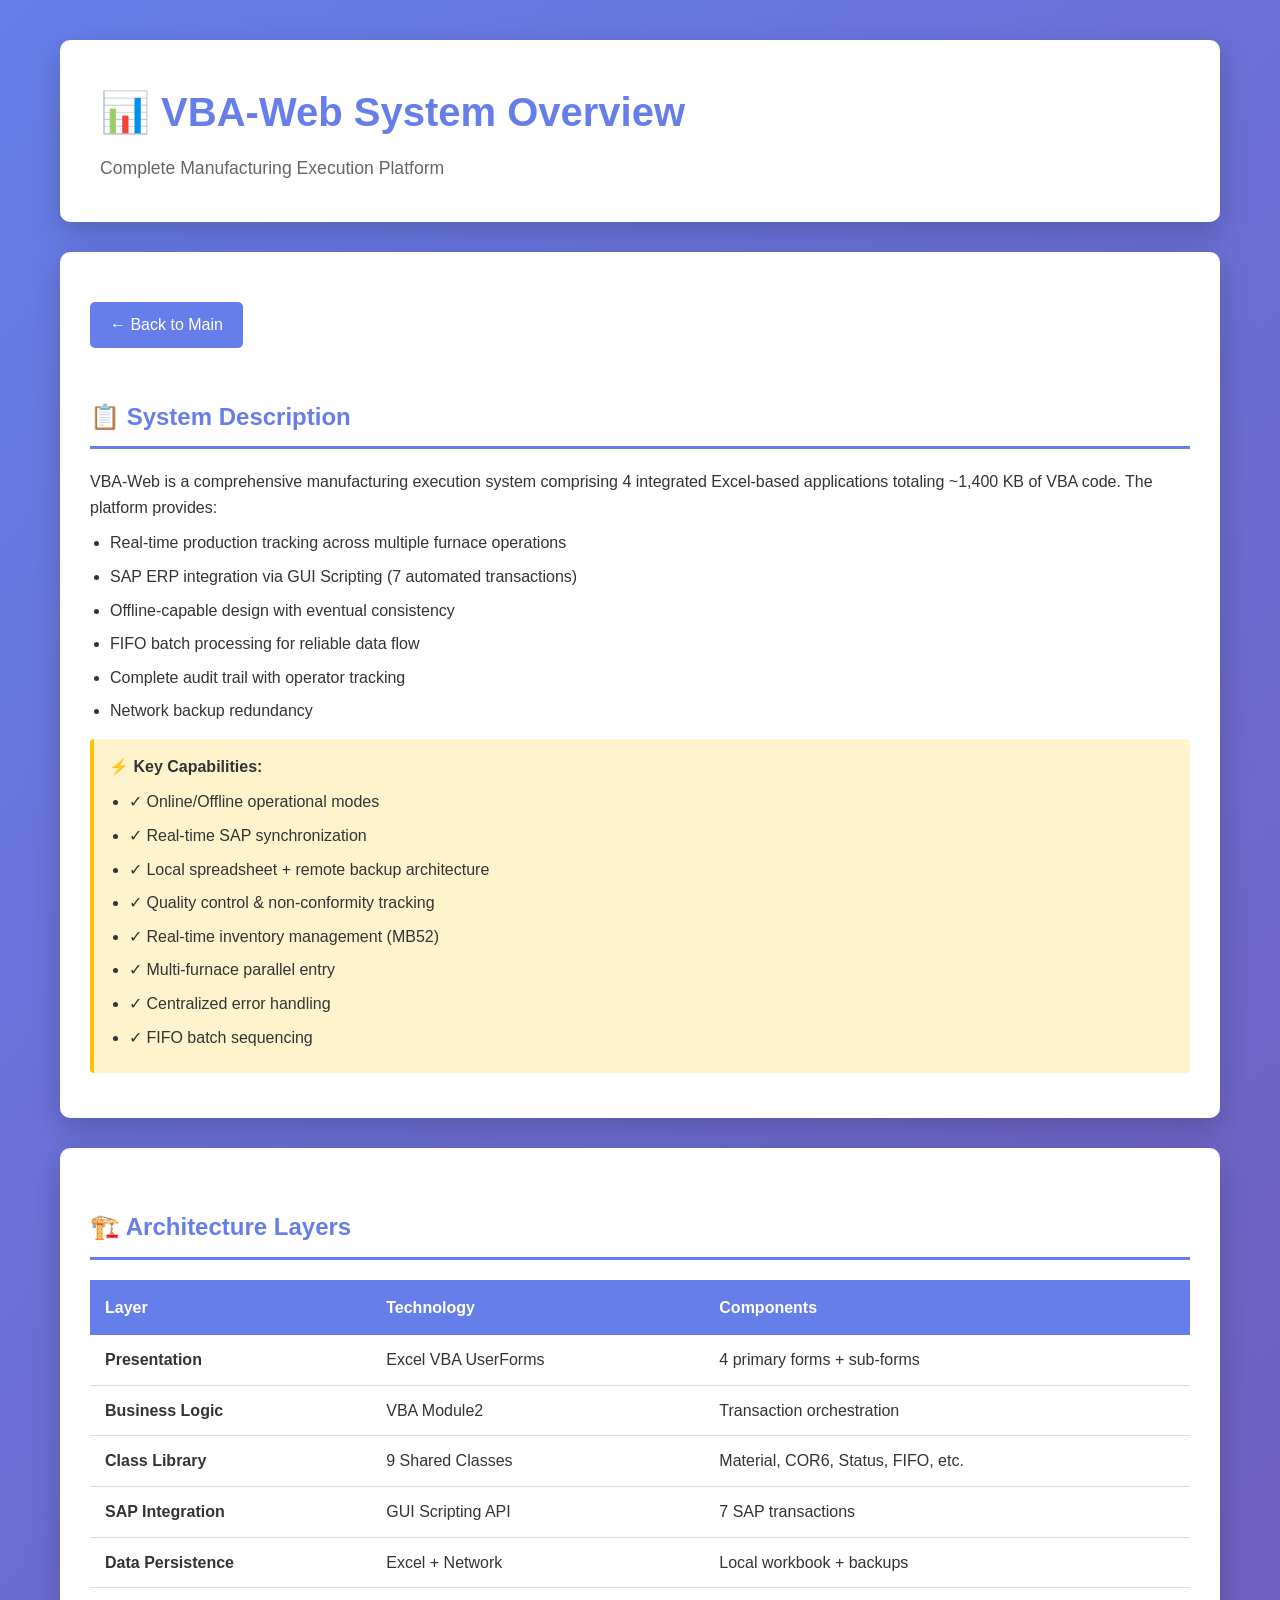
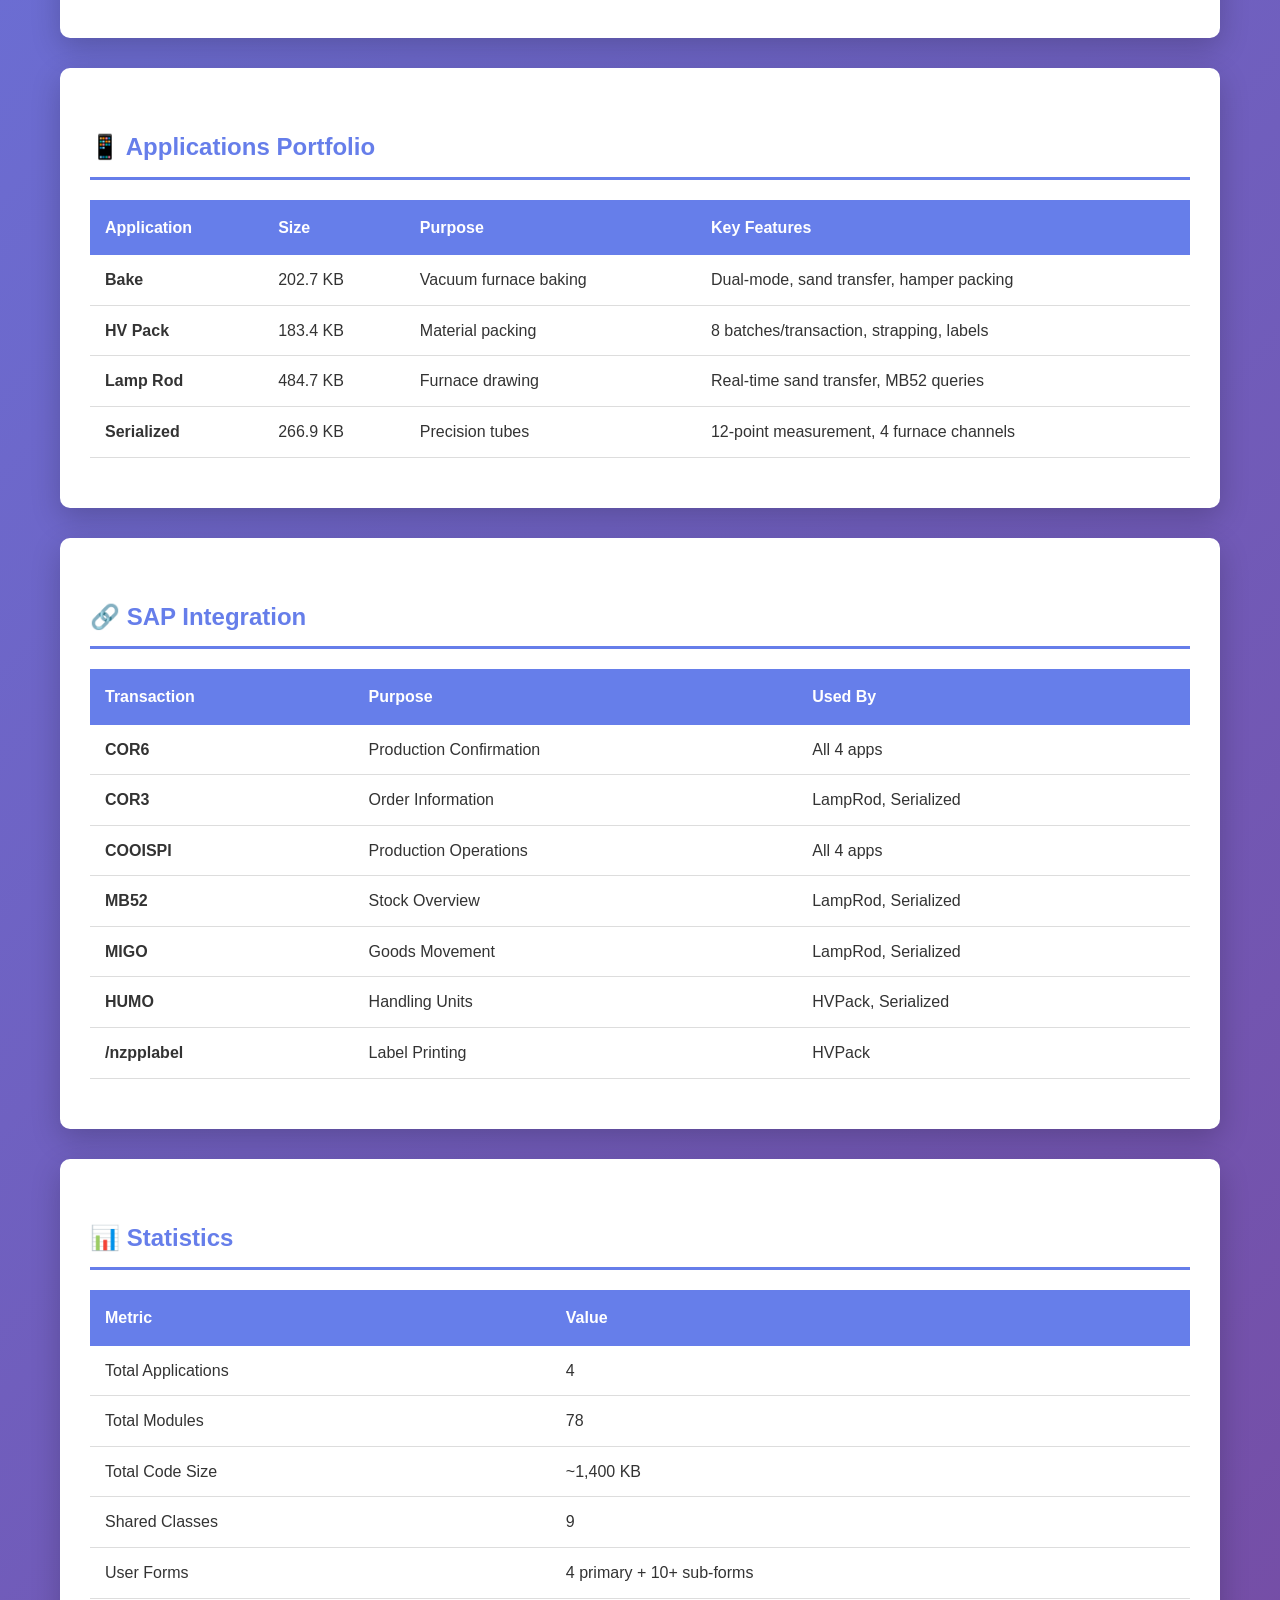
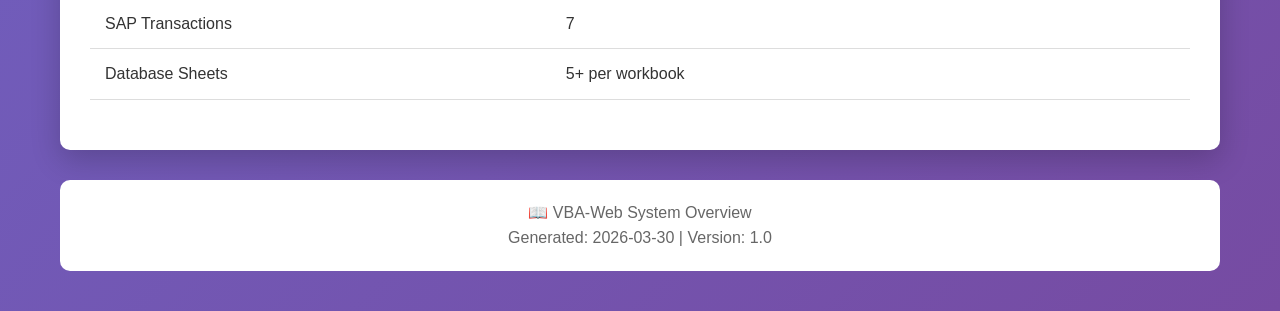
<file: Documents/Content/01-Overview.html>
<!DOCTYPE html>
<html lang="en">
<head>
    <meta charset="UTF-8">
    <meta name="viewport" content="width=device-width, initial-scale=1.0">
    <title>VBA-Web - System Overview</title>
    <style>
        * { margin: 0; padding: 0; box-sizing: border-box; }
        body { font-family: 'Segoe UI', Tahoma, Geneva, Verdana, sans-serif; line-height: 1.6; color: #333; background: linear-gradient(135deg, #667eea 0%, #764ba2 100%); min-height: 100vh; }
        .container { max-width: 1200px; margin: 0 auto; padding: 40px 20px; }
        header { background: white; padding: 40px; border-radius: 10px; box-shadow: 0 10px 30px rgba(0,0,0,0.2); margin-bottom: 30px; }
        h1 { color: #667eea; font-size: 2.5em; margin-bottom: 10px; }
        h2 { color: #667eea; border-bottom: 3px solid #667eea; padding-bottom: 10px; margin-bottom: 20px; margin-top: 30px; }
        .section { background: white; padding: 30px; border-radius: 10px; box-shadow: 0 10px 30px rgba(0,0,0,0.2); margin-bottom: 30px; }
        .highlight { background: #fff3cd; padding: 15px; border-left: 4px solid #ffc107; margin: 15px 0; border-radius: 4px; }
        table { width: 100%; border-collapse: collapse; margin: 20px 0; }
        th { background: #667eea; color: white; padding: 15px; text-align: left; }
        td { padding: 12px 15px; border-bottom: 1px solid #ddd; }
        tr:hover { background: #f0f0f0; }
        .back-link { display: inline-block; margin: 20px 0; padding: 10px 20px; background: #667eea; color: white; text-decoration: none; border-radius: 5px; }
        footer { background: white; padding: 20px; border-radius: 10px; text-align: center; margin-top: 30px; color: #666; }
        ul { margin-left: 20px; margin-top: 10px; }
        li { margin: 8px 0; }
    </style>
</head>
<body>
    <div class="container">
        <header>
            <h1>📊 VBA-Web System Overview</h1>
            <p style="color: #666; font-size: 1.1em;">Complete Manufacturing Execution Platform</p>
        </header>
        
        <div class="section">
            <a href="INDEX.html" class="back-link">← Back to Main</a>
            
            <h2>📋 System Description</h2>
            <p>VBA-Web is a comprehensive manufacturing execution system comprising 4 integrated Excel-based applications totaling ~1,400 KB of VBA code. The platform provides:</p>
            <ul>
                <li>Real-time production tracking across multiple furnace operations</li>
                <li>SAP ERP integration via GUI Scripting (7 automated transactions)</li>
                <li>Offline-capable design with eventual consistency</li>
                <li>FIFO batch processing for reliable data flow</li>
                <li>Complete audit trail with operator tracking</li>
                <li>Network backup redundancy</li>
            </ul>
            
            <div class="highlight">
                <strong>⚡ Key Capabilities:</strong>
                <ul>
                    <li>✓ Online/Offline operational modes</li>
                    <li>✓ Real-time SAP synchronization</li>
                    <li>✓ Local spreadsheet + remote backup architecture</li>
                    <li>✓ Quality control & non-conformity tracking</li>
                    <li>✓ Real-time inventory management (MB52)</li>
                    <li>✓ Multi-furnace parallel entry</li>
                    <li>✓ Centralized error handling</li>
                    <li>✓ FIFO batch sequencing</li>
                </ul>
            </div>
        </div>
        
        <div class="section">
            <h2>🏗️ Architecture Layers</h2>
            <table>
                <tr>
                    <th>Layer</th>
                    <th>Technology</th>
                    <th>Components</th>
                </tr>
                <tr>
                    <td><strong>Presentation</strong></td>
                    <td>Excel VBA UserForms</td>
                    <td>4 primary forms + sub-forms</td>
                </tr>
                <tr>
                    <td><strong>Business Logic</strong></td>
                    <td>VBA Module2</td>
                    <td>Transaction orchestration</td>
                </tr>
                <tr>
                    <td><strong>Class Library</strong></td>
                    <td>9 Shared Classes</td>
                    <td>Material, COR6, Status, FIFO, etc.</td>
                </tr>
                <tr>
                    <td><strong>SAP Integration</strong></td>
                    <td>GUI Scripting API</td>
                    <td>7 SAP transactions</td>
                </tr>
                <tr>
                    <td><strong>Data Persistence</strong></td>
                    <td>Excel + Network</td>
                    <td>Local workbook + backups</td>
                </tr>
            </table>
        </div>
        
        <div class="section">
            <h2>📱 Applications Portfolio</h2>
            <table>
                <tr>
                    <th>Application</th>
                    <th>Size</th>
                    <th>Purpose</th>
                    <th>Key Features</th>
                </tr>
                <tr>
                    <td><strong>Bake</strong></td>
                    <td>202.7 KB</td>
                    <td>Vacuum furnace baking</td>
                    <td>Dual-mode, sand transfer, hamper packing</td>
                </tr>
                <tr>
                    <td><strong>HV Pack</strong></td>
                    <td>183.4 KB</td>
                    <td>Material packing</td>
                    <td>8 batches/transaction, strapping, labels</td>
                </tr>
                <tr>
                    <td><strong>Lamp Rod</strong></td>
                    <td>484.7 KB</td>
                    <td>Furnace drawing</td>
                    <td>Real-time sand transfer, MB52 queries</td>
                </tr>
                <tr>
                    <td><strong>Serialized</strong></td>
                    <td>266.9 KB</td>
                    <td>Precision tubes</td>
                    <td>12-point measurement, 4 furnace channels</td>
                </tr>
            </table>
        </div>
        
        <div class="section">
            <h2>🔗 SAP Integration</h2>
            <table>
                <tr>
                    <th>Transaction</th>
                    <th>Purpose</th>
                    <th>Used By</th>
                </tr>
                <tr>
                    <td><strong>COR6</strong></td>
                    <td>Production Confirmation</td>
                    <td>All 4 apps</td>
                </tr>
                <tr>
                    <td><strong>COR3</strong></td>
                    <td>Order Information</td>
                    <td>LampRod, Serialized</td>
                </tr>
                <tr>
                    <td><strong>COOISPI</strong></td>
                    <td>Production Operations</td>
                    <td>All 4 apps</td>
                </tr>
                <tr>
                    <td><strong>MB52</strong></td>
                    <td>Stock Overview</td>
                    <td>LampRod, Serialized</td>
                </tr>
                <tr>
                    <td><strong>MIGO</strong></td>
                    <td>Goods Movement</td>
                    <td>LampRod, Serialized</td>
                </tr>
                <tr>
                    <td><strong>HUMO</strong></td>
                    <td>Handling Units</td>
                    <td>HVPack, Serialized</td>
                </tr>
                <tr>
                    <td><strong>/nzpplabel</strong></td>
                    <td>Label Printing</td>
                    <td>HVPack</td>
                </tr>
            </table>
        </div>
        
        <div class="section">
            <h2>📊 Statistics</h2>
            <table>
                <tr>
                    <th>Metric</th>
                    <th>Value</th>
                </tr>
                <tr>
                    <td>Total Applications</td>
                    <td>4</td>
                </tr>
                <tr>
                    <td>Total Modules</td>
                    <td>78</td>
                </tr>
                <tr>
                    <td>Total Code Size</td>
                    <td>~1,400 KB</td>
                </tr>
                <tr>
                    <td>Shared Classes</td>
                    <td>9</td>
                </tr>
                <tr>
                    <td>User Forms</td>
                    <td>4 primary + 10+ sub-forms</td>
                </tr>
                <tr>
                    <td>SAP Transactions</td>
                    <td>7</td>
                </tr>
                <tr>
                    <td>Database Sheets</td>
                    <td>5+ per workbook</td>
                </tr>
            </table>
        </div>
        
        <footer>
            <p>📖 VBA-Web System Overview</p>
            <p>Generated: 2026-03-30 | Version: 1.0</p>
        </footer>
    </div>
</body>
</html>
</file>
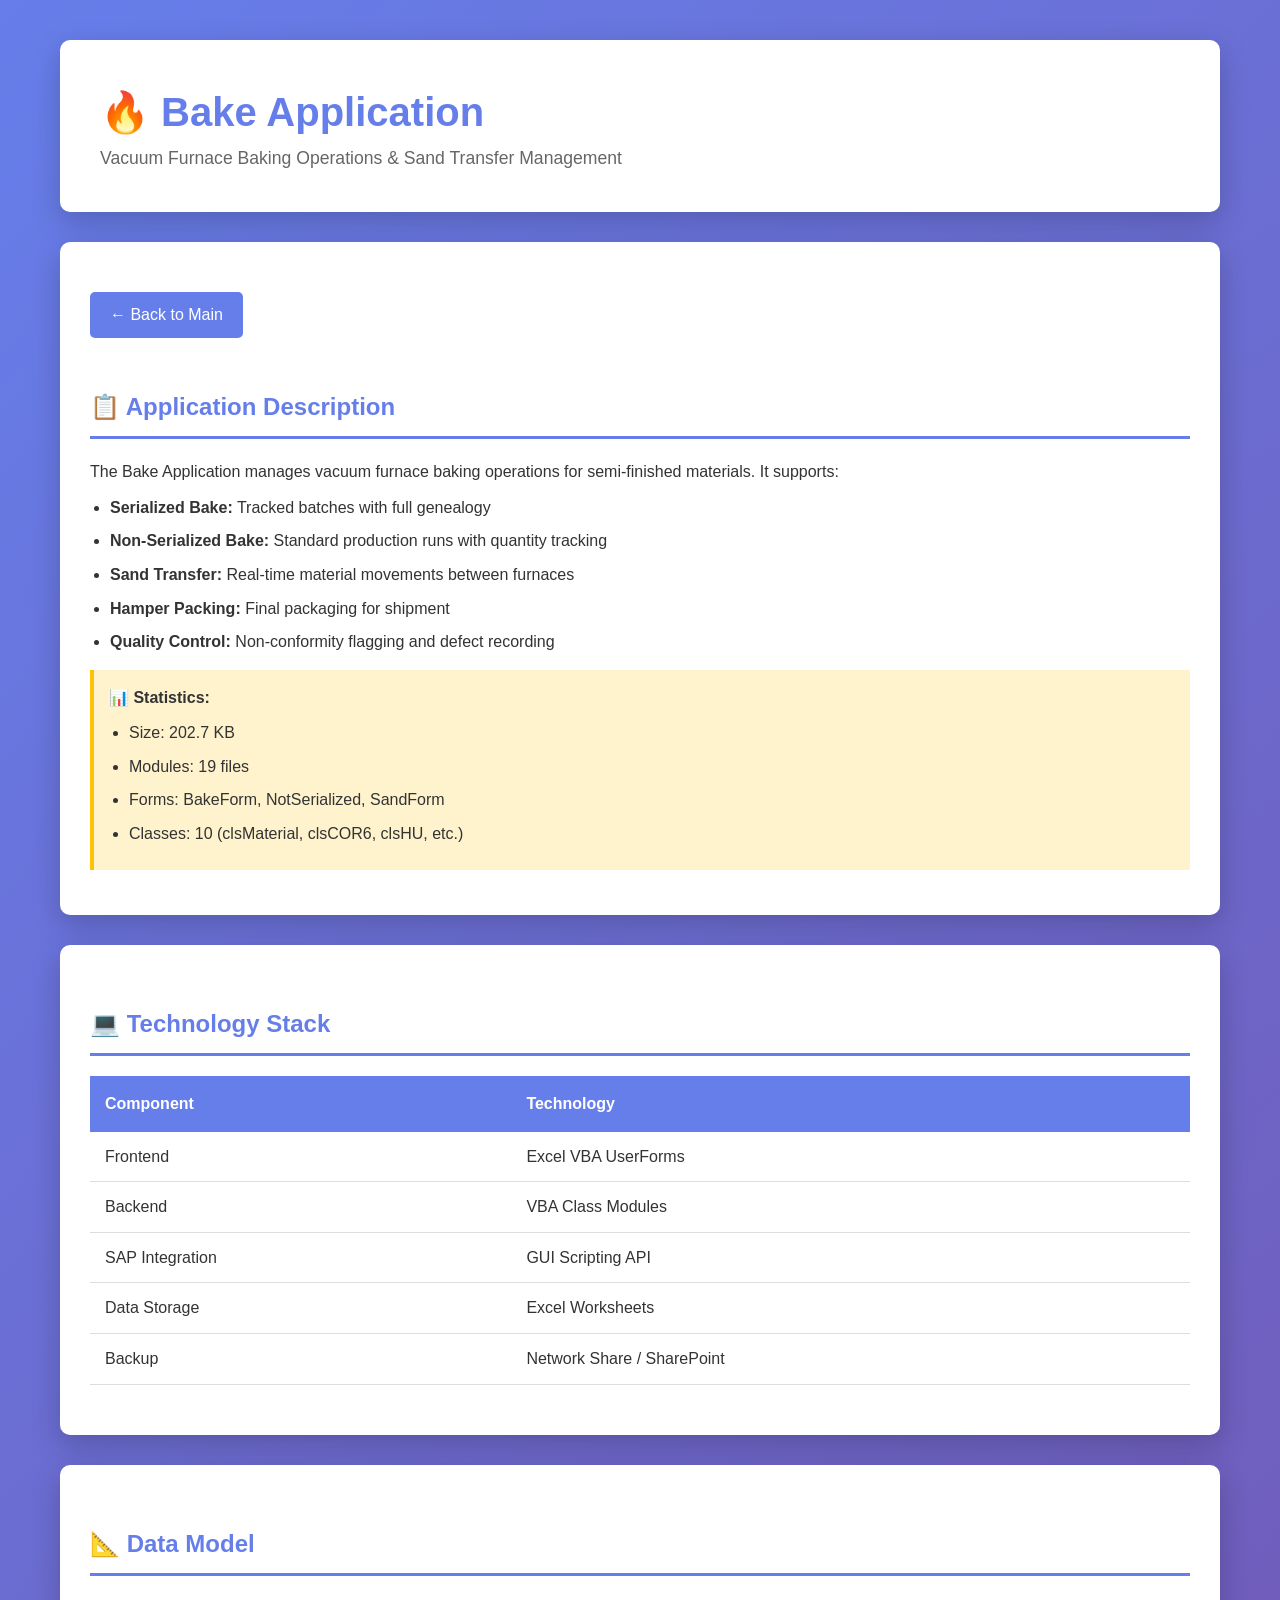
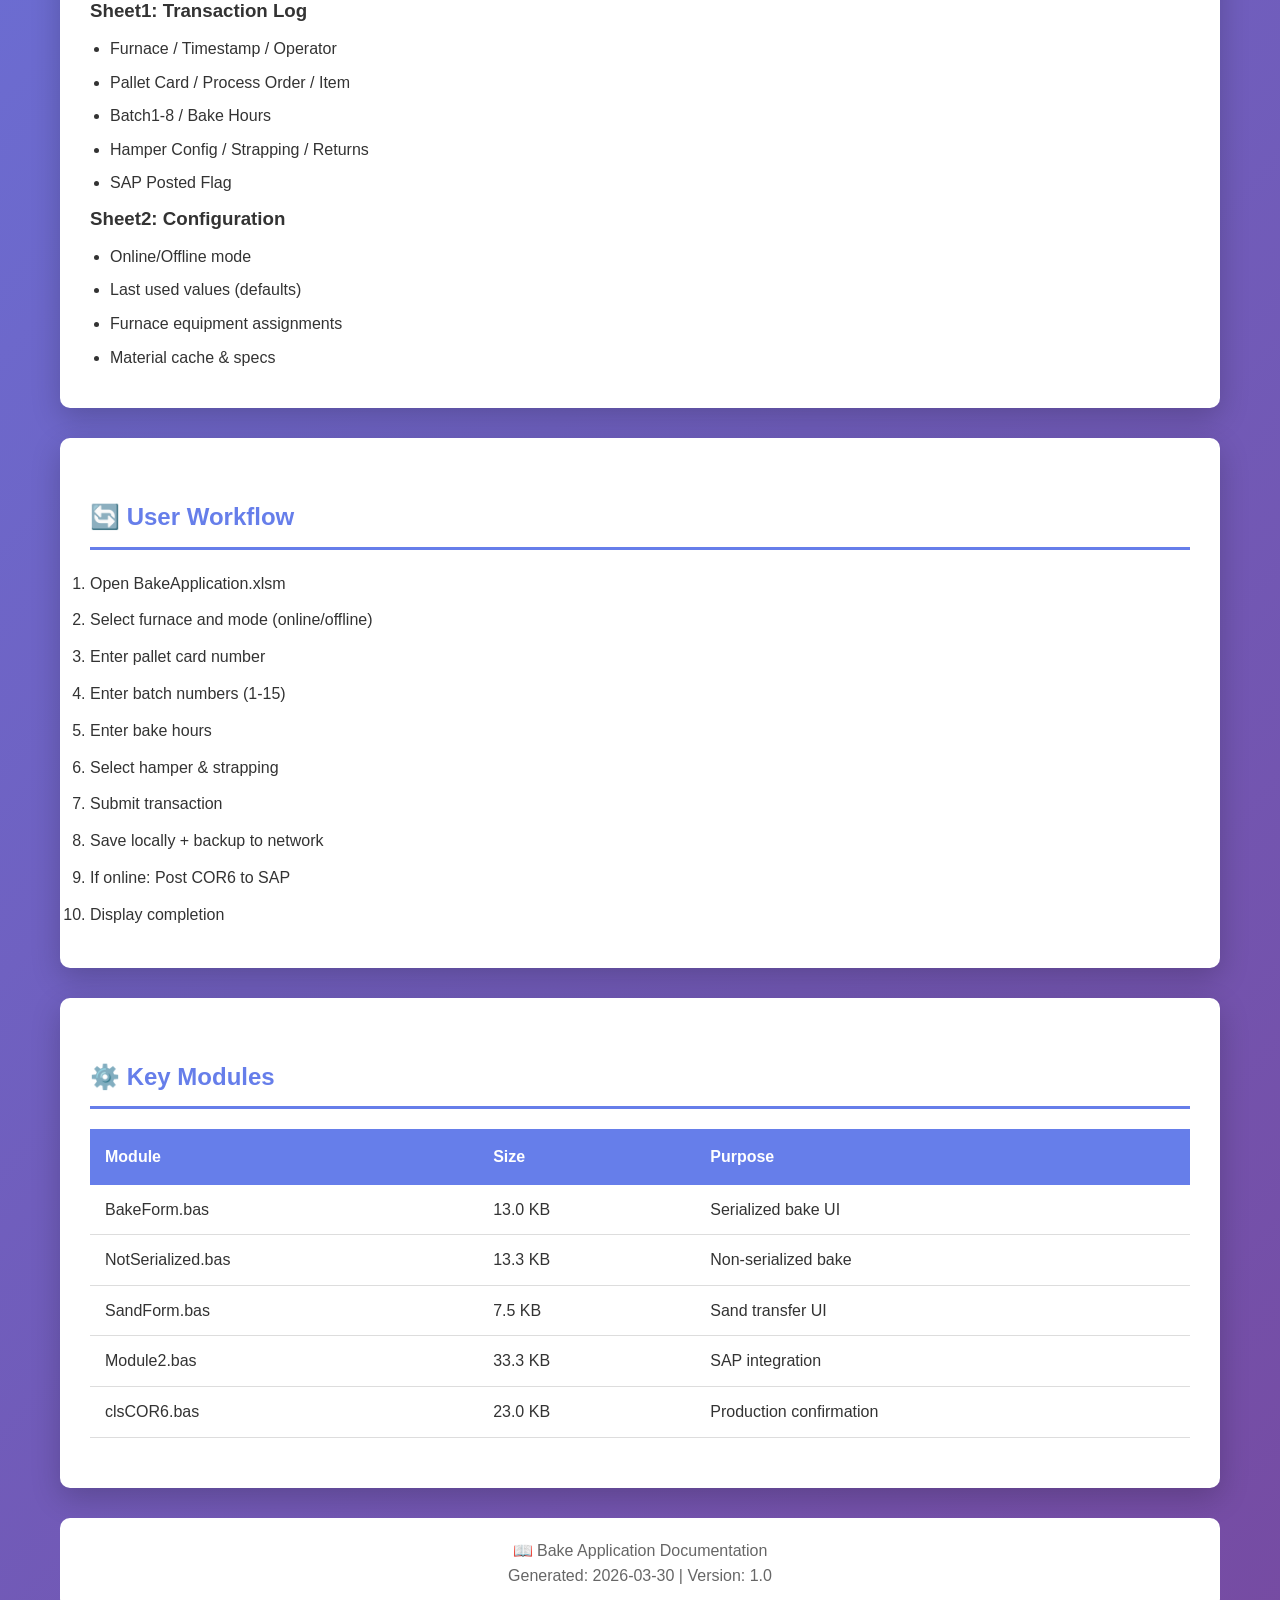
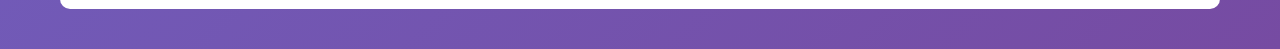
<file: Documents/Content/02-BakeApplication.html>
<!DOCTYPE html>
<html lang="en">
<head>
    <meta charset="UTF-8">
    <meta name="viewport" content="width=device-width, initial-scale=1.0">
    <title>Bake Application Documentation</title>
    <style>
        * { margin: 0; padding: 0; box-sizing: border-box; }
        body { font-family: 'Segoe UI', Tahoma, Geneva, Verdana, sans-serif; line-height: 1.6; color: #333; background: linear-gradient(135deg, #667eea 0%, #764ba2 100%); min-height: 100vh; }
        .container { max-width: 1200px; margin: 0 auto; padding: 40px 20px; }
        header { background: white; padding: 40px; border-radius: 10px; box-shadow: 0 10px 30px rgba(0,0,0,0.2); margin-bottom: 30px; }
        h1 { color: #667eea; font-size: 2.5em; }
        h2 { color: #667eea; border-bottom: 3px solid #667eea; padding-bottom: 10px; margin-bottom: 20px; margin-top: 30px; }
        .section { background: white; padding: 30px; border-radius: 10px; box-shadow: 0 10px 30px rgba(0,0,0,0.2); margin-bottom: 30px; }
        .highlight { background: #fff3cd; padding: 15px; border-left: 4px solid #ffc107; margin: 15px 0; }
        table { width: 100%; border-collapse: collapse; margin: 20px 0; }
        th { background: #667eea; color: white; padding: 15px; text-align: left; }
        td { padding: 12px 15px; border-bottom: 1px solid #ddd; }
        .back-link { display: inline-block; margin: 20px 0; padding: 10px 20px; background: #667eea; color: white; text-decoration: none; border-radius: 5px; }
        footer { background: white; padding: 20px; border-radius: 10px; text-align: center; margin-top: 30px; color: #666; }
        ul { margin-left: 20px; margin-top: 10px; }
        li { margin: 8px 0; }
    </style>
</head>
<body>
    <div class="container">
        <header>
            <h1>🔥 Bake Application</h1>
            <p style="color: #666; font-size: 1.1em;">Vacuum Furnace Baking Operations & Sand Transfer Management</p>
        </header>
        
        <div class="section">
            <a href="INDEX.html" class="back-link">← Back to Main</a>
            
            <h2>📋 Application Description</h2>
            <p>The Bake Application manages vacuum furnace baking operations for semi-finished materials. It supports:</p>
            <ul>
                <li><strong>Serialized Bake:</strong> Tracked batches with full genealogy</li>
                <li><strong>Non-Serialized Bake:</strong> Standard production runs with quantity tracking</li>
                <li><strong>Sand Transfer:</strong> Real-time material movements between furnaces</li>
                <li><strong>Hamper Packing:</strong> Final packaging for shipment</li>
                <li><strong>Quality Control:</strong> Non-conformity flagging and defect recording</li>
            </ul>
            
            <div class="highlight">
                <strong>📊 Statistics:</strong>
                <ul>
                    <li>Size: 202.7 KB</li>
                    <li>Modules: 19 files</li>
                    <li>Forms: BakeForm, NotSerialized, SandForm</li>
                    <li>Classes: 10 (clsMaterial, clsCOR6, clsHU, etc.)</li>
                </ul>
            </div>
        </div>
        
        <div class="section">
            <h2>💻 Technology Stack</h2>
            <table>
                <tr>
                    <th>Component</th>
                    <th>Technology</th>
                </tr>
                <tr>
                    <td>Frontend</td>
                    <td>Excel VBA UserForms</td>
                </tr>
                <tr>
                    <td>Backend</td>
                    <td>VBA Class Modules</td>
                </tr>
                <tr>
                    <td>SAP Integration</td>
                    <td>GUI Scripting API</td>
                </tr>
                <tr>
                    <td>Data Storage</td>
                    <td>Excel Worksheets</td>
                </tr>
                <tr>
                    <td>Backup</td>
                    <td>Network Share / SharePoint</td>
                </tr>
            </table>
        </div>
        
        <div class="section">
            <h2>📐 Data Model</h2>
            <h3>Sheet1: Transaction Log</h3>
            <ul>
                <li>Furnace / Timestamp / Operator</li>
                <li>Pallet Card / Process Order / Item</li>
                <li>Batch1-8 / Bake Hours</li>
                <li>Hamper Config / Strapping / Returns</li>
                <li>SAP Posted Flag</li>
            </ul>
            
            <h3>Sheet2: Configuration</h3>
            <ul>
                <li>Online/Offline mode</li>
                <li>Last used values (defaults)</li>
                <li>Furnace equipment assignments</li>
                <li>Material cache & specs</li>
            </ul>
        </div>
        
        <div class="section">
            <h2>🔄 User Workflow</h2>
            <ol style="line-height: 1.8;">
                <li>Open BakeApplication.xlsm</li>
                <li>Select furnace and mode (online/offline)</li>
                <li>Enter pallet card number</li>
                <li>Enter batch numbers (1-15)</li>
                <li>Enter bake hours</li>
                <li>Select hamper & strapping</li>
                <li>Submit transaction</li>
                <li>Save locally + backup to network</li>
                <li>If online: Post COR6 to SAP</li>
                <li>Display completion</li>
            </ol>
        </div>
        
        <div class="section">
            <h2>⚙️ Key Modules</h2>
            <table>
                <tr>
                    <th>Module</th>
                    <th>Size</th>
                    <th>Purpose</th>
                </tr>
                <tr>
                    <td>BakeForm.bas</td>
                    <td>13.0 KB</td>
                    <td>Serialized bake UI</td>
                </tr>
                <tr>
                    <td>NotSerialized.bas</td>
                    <td>13.3 KB</td>
                    <td>Non-serialized bake</td>
                </tr>
                <tr>
                    <td>SandForm.bas</td>
                    <td>7.5 KB</td>
                    <td>Sand transfer UI</td>
                </tr>
                <tr>
                    <td>Module2.bas</td>
                    <td>33.3 KB</td>
                    <td>SAP integration</td>
                </tr>
                <tr>
                    <td>clsCOR6.bas</td>
                    <td>23.0 KB</td>
                    <td>Production confirmation</td>
                </tr>
            </table>
        </div>
        
        <footer>
            <p>📖 Bake Application Documentation</p>
            <p>Generated: 2026-03-30 | Version: 1.0</p>
        </footer>
    </div>
</body>
</html>
</file>
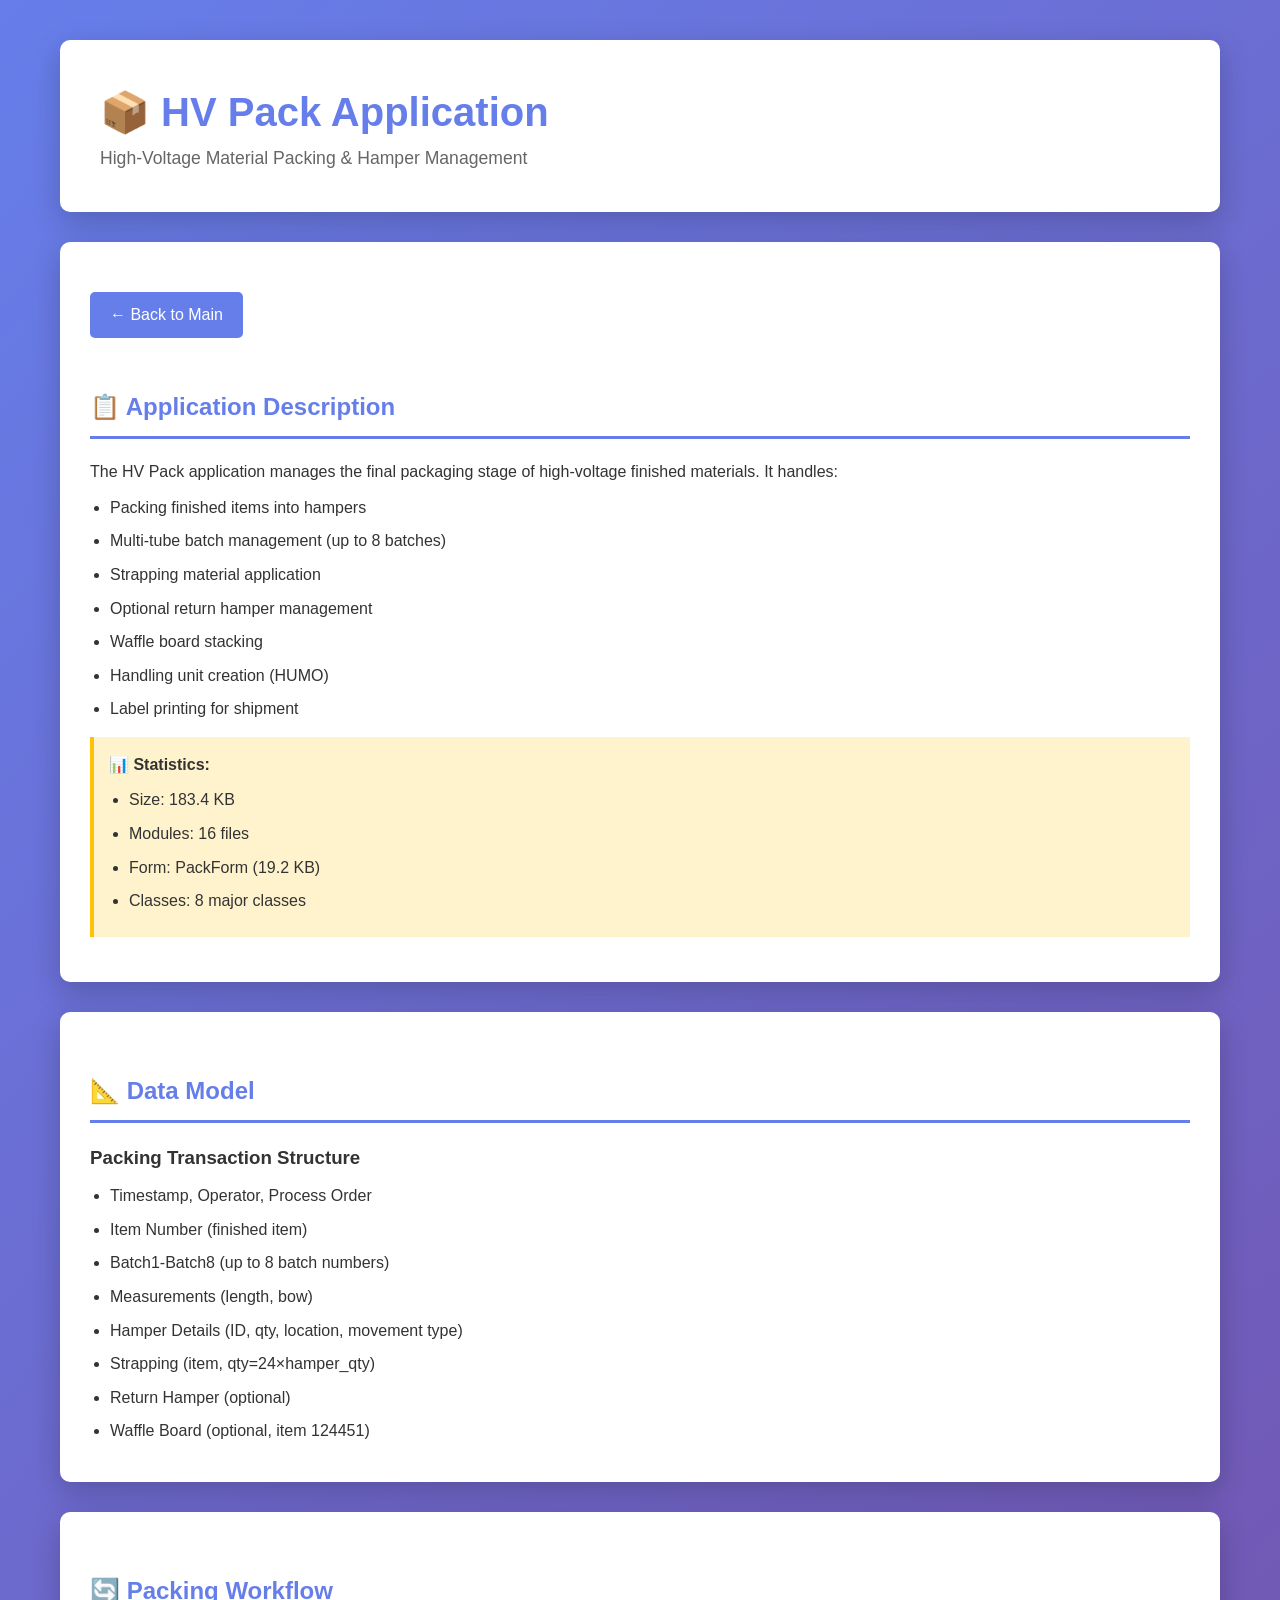
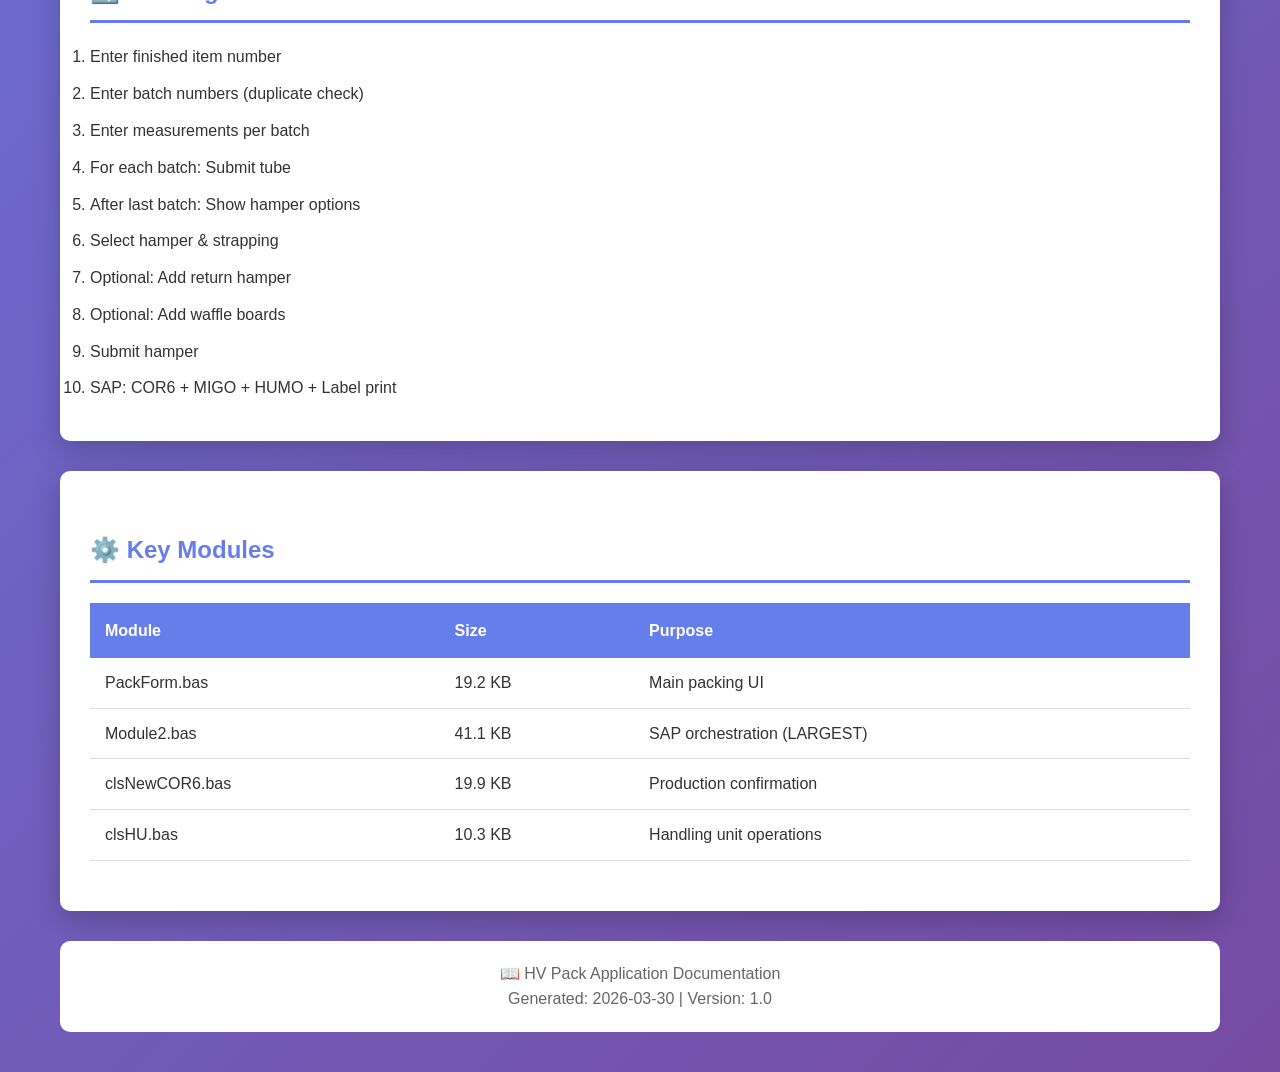
<file: Documents/Content/03-HVPack.html>
<!DOCTYPE html>
<html lang="en">
<head>
    <meta charset="UTF-8">
    <meta name="viewport" content="width=device-width, initial-scale=1.0">
    <title>HV Pack Application Documentation</title>
    <style>
        * { margin: 0; padding: 0; box-sizing: border-box; }
        body { font-family: 'Segoe UI', Tahoma, Geneva, Verdana, sans-serif; line-height: 1.6; color: #333; background: linear-gradient(135deg, #667eea 0%, #764ba2 100%); min-height: 100vh; }
        .container { max-width: 1200px; margin: 0 auto; padding: 40px 20px; }
        header { background: white; padding: 40px; border-radius: 10px; box-shadow: 0 10px 30px rgba(0,0,0,0.2); margin-bottom: 30px; }
        h1 { color: #667eea; font-size: 2.5em; }
        h2 { color: #667eea; border-bottom: 3px solid #667eea; padding-bottom: 10px; margin-bottom: 20px; margin-top: 30px; }
        .section { background: white; padding: 30px; border-radius: 10px; box-shadow: 0 10px 30px rgba(0,0,0,0.2); margin-bottom: 30px; }
        .highlight { background: #fff3cd; padding: 15px; border-left: 4px solid #ffc107; margin: 15px 0; }
        table { width: 100%; border-collapse: collapse; margin: 20px 0; }
        th { background: #667eea; color: white; padding: 15px; text-align: left; }
        td { padding: 12px 15px; border-bottom: 1px solid #ddd; }
        .back-link { display: inline-block; margin: 20px 0; padding: 10px 20px; background: #667eea; color: white; text-decoration: none; border-radius: 5px; }
        footer { background: white; padding: 20px; border-radius: 10px; text-align: center; margin-top: 30px; color: #666; }
        ul { margin-left: 20px; margin-top: 10px; }
        li { margin: 8px 0; }
    </style>
</head>
<body>
    <div class="container">
        <header>
            <h1>📦 HV Pack Application</h1>
            <p style="color: #666; font-size: 1.1em;">High-Voltage Material Packing & Hamper Management</p>
        </header>
        
        <div class="section">
            <a href="INDEX.html" class="back-link">← Back to Main</a>
            
            <h2>📋 Application Description</h2>
            <p>The HV Pack application manages the final packaging stage of high-voltage finished materials. It handles:</p>
            <ul>
                <li>Packing finished items into hampers</li>
                <li>Multi-tube batch management (up to 8 batches)</li>
                <li>Strapping material application</li>
                <li>Optional return hamper management</li>
                <li>Waffle board stacking</li>
                <li>Handling unit creation (HUMO)</li>
                <li>Label printing for shipment</li>
            </ul>
            
            <div class="highlight">
                <strong>📊 Statistics:</strong>
                <ul>
                    <li>Size: 183.4 KB</li>
                    <li>Modules: 16 files</li>
                    <li>Form: PackForm (19.2 KB)</li>
                    <li>Classes: 8 major classes</li>
                </ul>
            </div>
        </div>
        
        <div class="section">
            <h2>📐 Data Model</h2>
            <h3>Packing Transaction Structure</h3>
            <ul>
                <li>Timestamp, Operator, Process Order</li>
                <li>Item Number (finished item)</li>
                <li>Batch1-Batch8 (up to 8 batch numbers)</li>
                <li>Measurements (length, bow)</li>
                <li>Hamper Details (ID, qty, location, movement type)</li>
                <li>Strapping (item, qty=24×hamper_qty)</li>
                <li>Return Hamper (optional)</li>
                <li>Waffle Board (optional, item 124451)</li>
            </ul>
        </div>
        
        <div class="section">
            <h2>🔄 Packing Workflow</h2>
            <ol style="line-height: 1.8;">
                <li>Enter finished item number</li>
                <li>Enter batch numbers (duplicate check)</li>
                <li>Enter measurements per batch</li>
                <li>For each batch: Submit tube</li>
                <li>After last batch: Show hamper options</li>
                <li>Select hamper & strapping</li>
                <li>Optional: Add return hamper</li>
                <li>Optional: Add waffle boards</li>
                <li>Submit hamper</li>
                <li>SAP: COR6 + MIGO + HUMO + Label print</li>
            </ol>
        </div>
        
        <div class="section">
            <h2>⚙️ Key Modules</h2>
            <table>
                <tr>
                    <th>Module</th>
                    <th>Size</th>
                    <th>Purpose</th>
                </tr>
                <tr>
                    <td>PackForm.bas</td>
                    <td>19.2 KB</td>
                    <td>Main packing UI</td>
                </tr>
                <tr>
                    <td>Module2.bas</td>
                    <td>41.1 KB</td>
                    <td>SAP orchestration (LARGEST)</td>
                </tr>
                <tr>
                    <td>clsNewCOR6.bas</td>
                    <td>19.9 KB</td>
                    <td>Production confirmation</td>
                </tr>
                <tr>
                    <td>clsHU.bas</td>
                    <td>10.3 KB</td>
                    <td>Handling unit operations</td>
                </tr>
            </table>
        </div>
        
        <footer>
            <p>📖 HV Pack Application Documentation</p>
            <p>Generated: 2026-03-30 | Version: 1.0</p>
        </footer>
    </div>
</body>
</html>
</file>
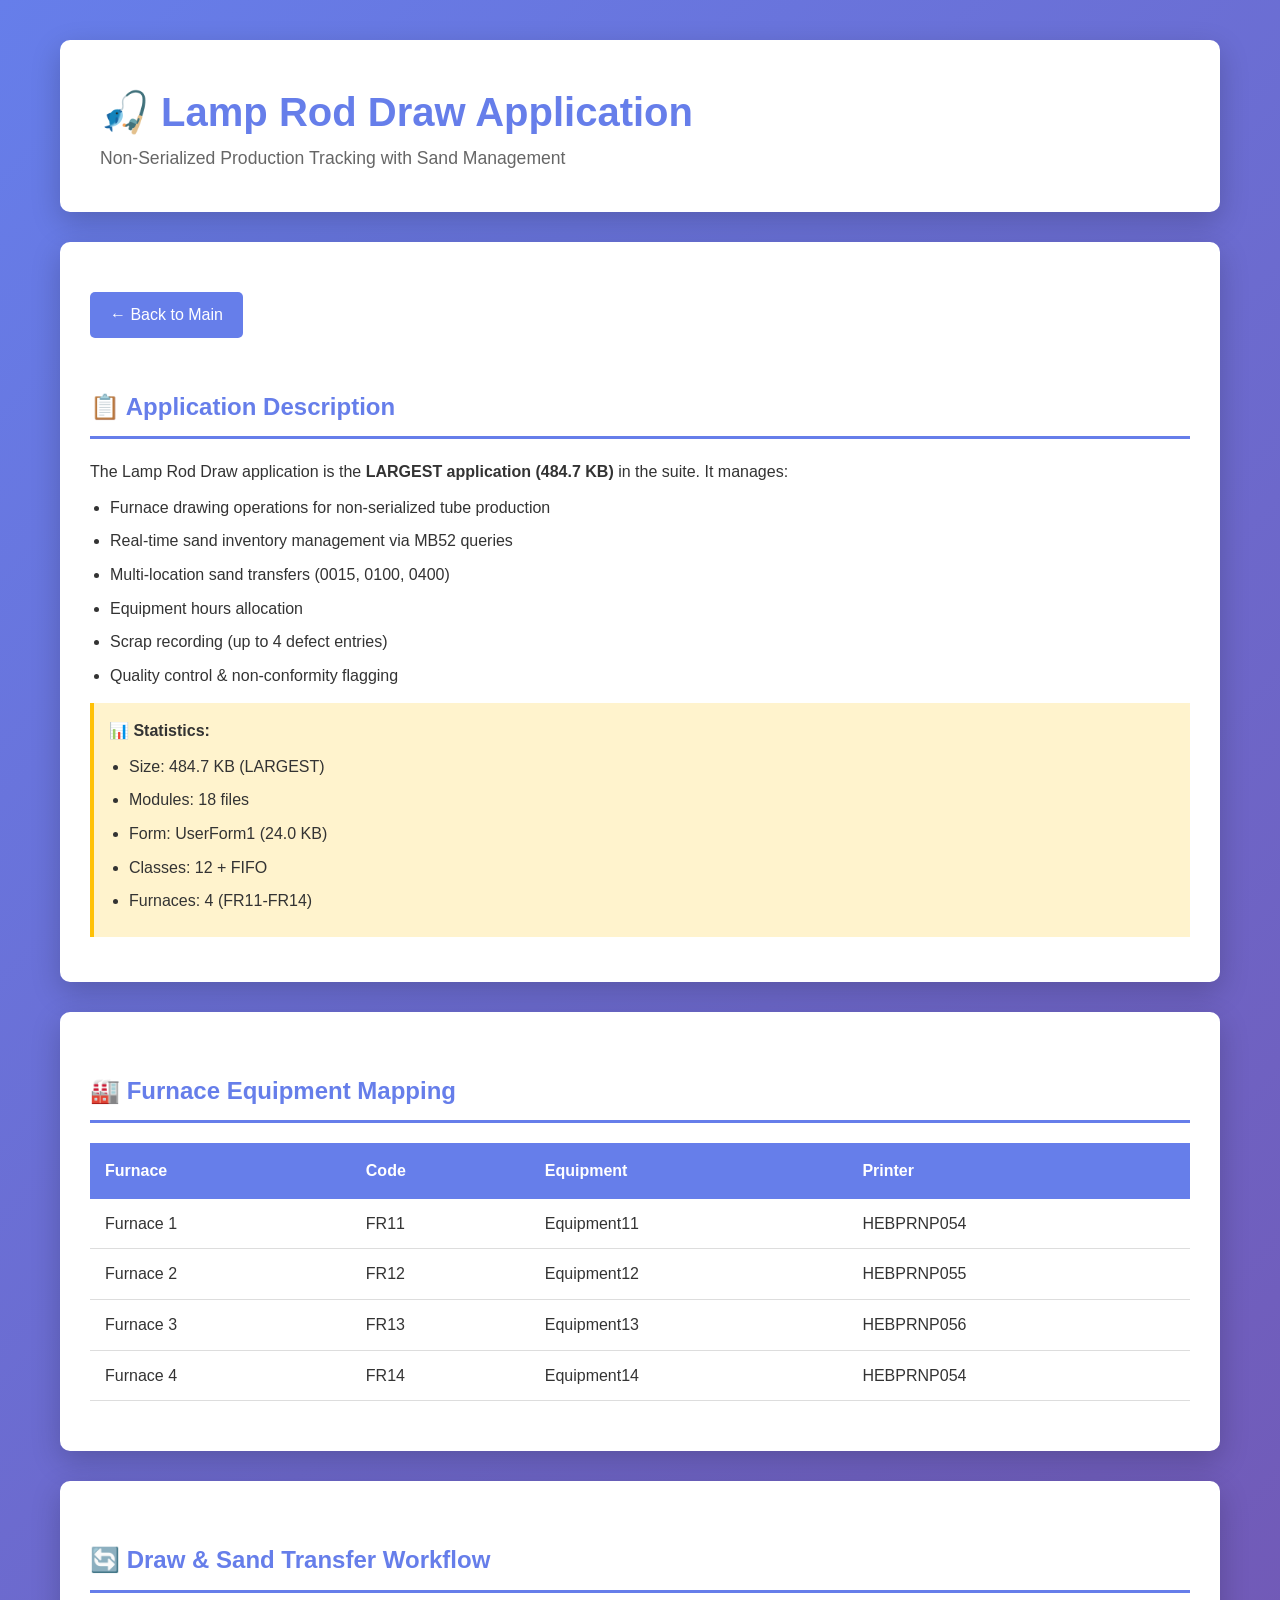
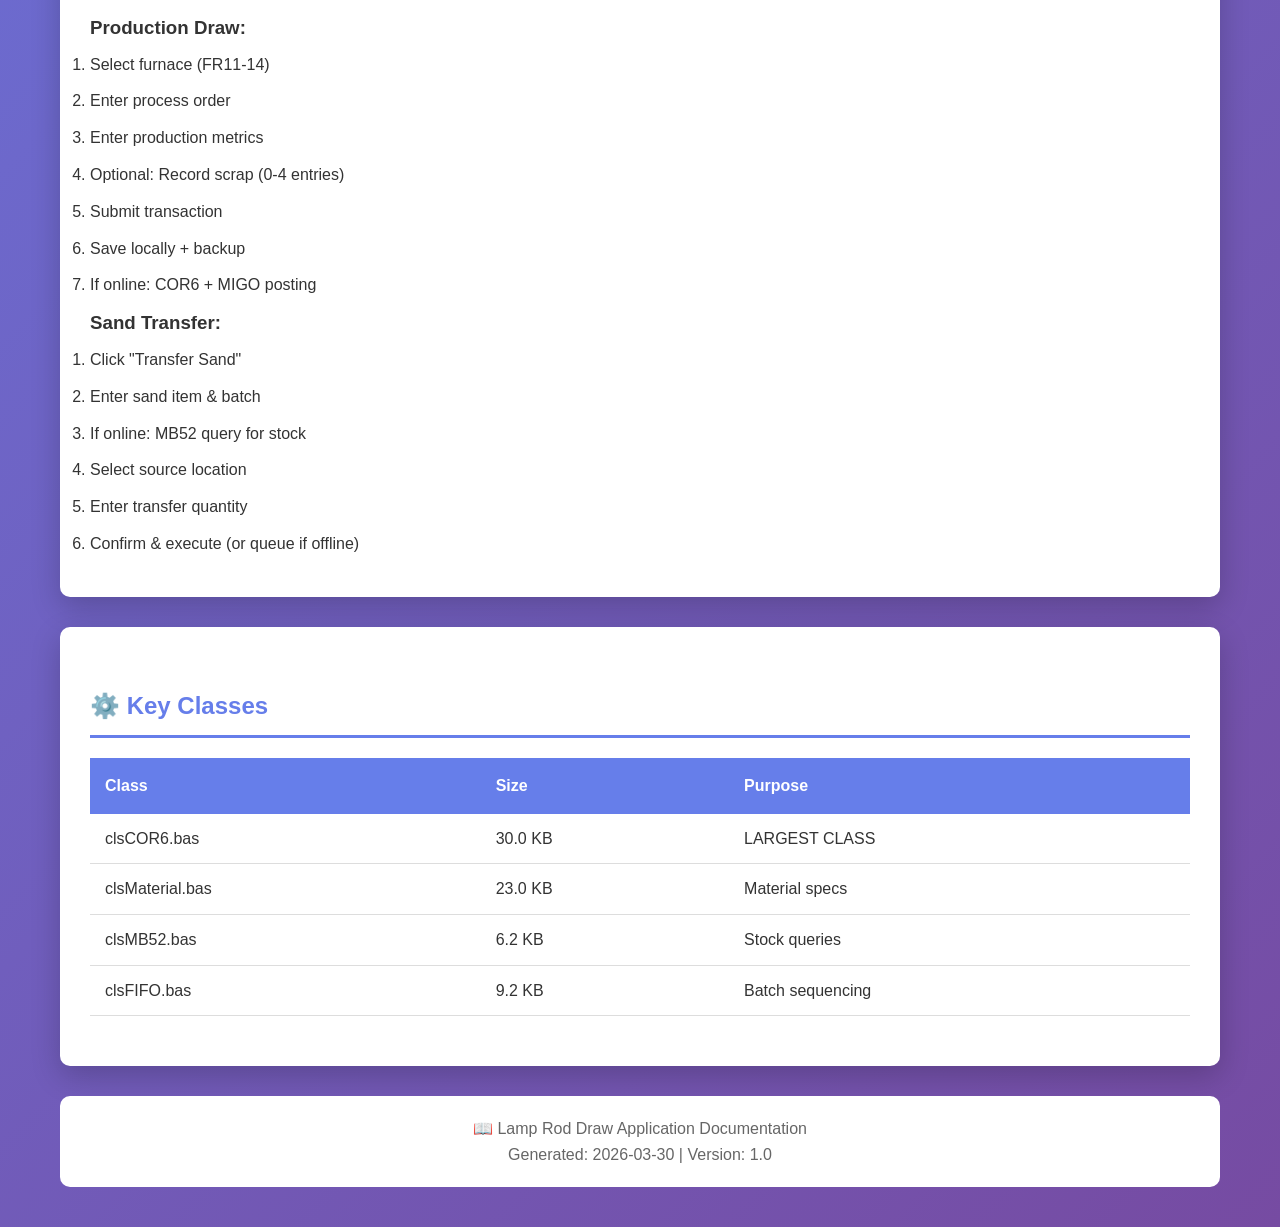
<file: Documents/Content/04-LampRodDraw.html>
<!DOCTYPE html>
<html lang="en">
<head>
    <meta charset="UTF-8">
    <meta name="viewport" content="width=device-width, initial-scale=1.0">
    <title>Lamp Rod Draw Application Documentation</title>
    <style>
        * { margin: 0; padding: 0; box-sizing: border-box; }
        body { font-family: 'Segoe UI', Tahoma, Geneva, Verdana, sans-serif; line-height: 1.6; color: #333; background: linear-gradient(135deg, #667eea 0%, #764ba2 100%); min-height: 100vh; }
        .container { max-width: 1200px; margin: 0 auto; padding: 40px 20px; }
        header { background: white; padding: 40px; border-radius: 10px; box-shadow: 0 10px 30px rgba(0,0,0,0.2); margin-bottom: 30px; }
        h1 { color: #667eea; font-size: 2.5em; }
        h2 { color: #667eea; border-bottom: 3px solid #667eea; padding-bottom: 10px; margin-bottom: 20px; margin-top: 30px; }
        .section { background: white; padding: 30px; border-radius: 10px; box-shadow: 0 10px 30px rgba(0,0,0,0.2); margin-bottom: 30px; }
        .highlight { background: #fff3cd; padding: 15px; border-left: 4px solid #ffc107; margin: 15px 0; }
        table { width: 100%; border-collapse: collapse; margin: 20px 0; }
        th { background: #667eea; color: white; padding: 15px; text-align: left; }
        td { padding: 12px 15px; border-bottom: 1px solid #ddd; }
        .back-link { display: inline-block; margin: 20px 0; padding: 10px 20px; background: #667eea; color: white; text-decoration: none; border-radius: 5px; }
        footer { background: white; padding: 20px; border-radius: 10px; text-align: center; margin-top: 30px; color: #666; }
        ul { margin-left: 20px; margin-top: 10px; }
        li { margin: 8px 0; }
    </style>
</head>
<body>
    <div class="container">
        <header>
            <h1>🎣 Lamp Rod Draw Application</h1>
            <p style="color: #666; font-size: 1.1em;">Non-Serialized Production Tracking with Sand Management</p>
        </header>
        
        <div class="section">
            <a href="INDEX.html" class="back-link">← Back to Main</a>
            
            <h2>📋 Application Description</h2>
            <p>The Lamp Rod Draw application is the <strong>LARGEST application (484.7 KB)</strong> in the suite. It manages:</p>
            <ul>
                <li>Furnace drawing operations for non-serialized tube production</li>
                <li>Real-time sand inventory management via MB52 queries</li>
                <li>Multi-location sand transfers (0015, 0100, 0400)</li>
                <li>Equipment hours allocation</li>
                <li>Scrap recording (up to 4 defect entries)</li>
                <li>Quality control & non-conformity flagging</li>
            </ul>
            
            <div class="highlight">
                <strong>📊 Statistics:</strong>
                <ul>
                    <li>Size: 484.7 KB (LARGEST)</li>
                    <li>Modules: 18 files</li>
                    <li>Form: UserForm1 (24.0 KB)</li>
                    <li>Classes: 12 + FIFO</li>
                    <li>Furnaces: 4 (FR11-FR14)</li>
                </ul>
            </div>
        </div>
        
        <div class="section">
            <h2>🏭 Furnace Equipment Mapping</h2>
            <table>
                <tr>
                    <th>Furnace</th>
                    <th>Code</th>
                    <th>Equipment</th>
                    <th>Printer</th>
                </tr>
                <tr>
                    <td>Furnace 1</td>
                    <td>FR11</td>
                    <td>Equipment11</td>
                    <td>HEBPRNP054</td>
                </tr>
                <tr>
                    <td>Furnace 2</td>
                    <td>FR12</td>
                    <td>Equipment12</td>
                    <td>HEBPRNP055</td>
                </tr>
                <tr>
                    <td>Furnace 3</td>
                    <td>FR13</td>
                    <td>Equipment13</td>
                    <td>HEBPRNP056</td>
                </tr>
                <tr>
                    <td>Furnace 4</td>
                    <td>FR14</td>
                    <td>Equipment14</td>
                    <td>HEBPRNP054</td>
                </tr>
            </table>
        </div>
        
        <div class="section">
            <h2>🔄 Draw & Sand Transfer Workflow</h2>
            <h3>Production Draw:</h3>
            <ol style="line-height: 1.8;">
                <li>Select furnace (FR11-14)</li>
                <li>Enter process order</li>
                <li>Enter production metrics</li>
                <li>Optional: Record scrap (0-4 entries)</li>
                <li>Submit transaction</li>
                <li>Save locally + backup</li>
                <li>If online: COR6 + MIGO posting</li>
            </ol>
            
            <h3>Sand Transfer:</h3>
            <ol style="line-height: 1.8;">
                <li>Click "Transfer Sand"</li>
                <li>Enter sand item & batch</li>
                <li>If online: MB52 query for stock</li>
                <li>Select source location</li>
                <li>Enter transfer quantity</li>
                <li>Confirm & execute (or queue if offline)</li>
            </ol>
        </div>
        
        <div class="section">
            <h2>⚙️ Key Classes</h2>
            <table>
                <tr>
                    <th>Class</th>
                    <th>Size</th>
                    <th>Purpose</th>
                </tr>
                <tr>
                    <td>clsCOR6.bas</td>
                    <td>30.0 KB</td>
                    <td>LARGEST CLASS</td>
                </tr>
                <tr>
                    <td>clsMaterial.bas</td>
                    <td>23.0 KB</td>
                    <td>Material specs</td>
                </tr>
                <tr>
                    <td>clsMB52.bas</td>
                    <td>6.2 KB</td>
                    <td>Stock queries</td>
                </tr>
                <tr>
                    <td>clsFIFO.bas</td>
                    <td>9.2 KB</td>
                    <td>Batch sequencing</td>
                </tr>
            </table>
        </div>
        
        <footer>
            <p>📖 Lamp Rod Draw Application Documentation</p>
            <p>Generated: 2026-03-30 | Version: 1.0</p>
        </footer>
    </div>
</body>
</html>
</file>
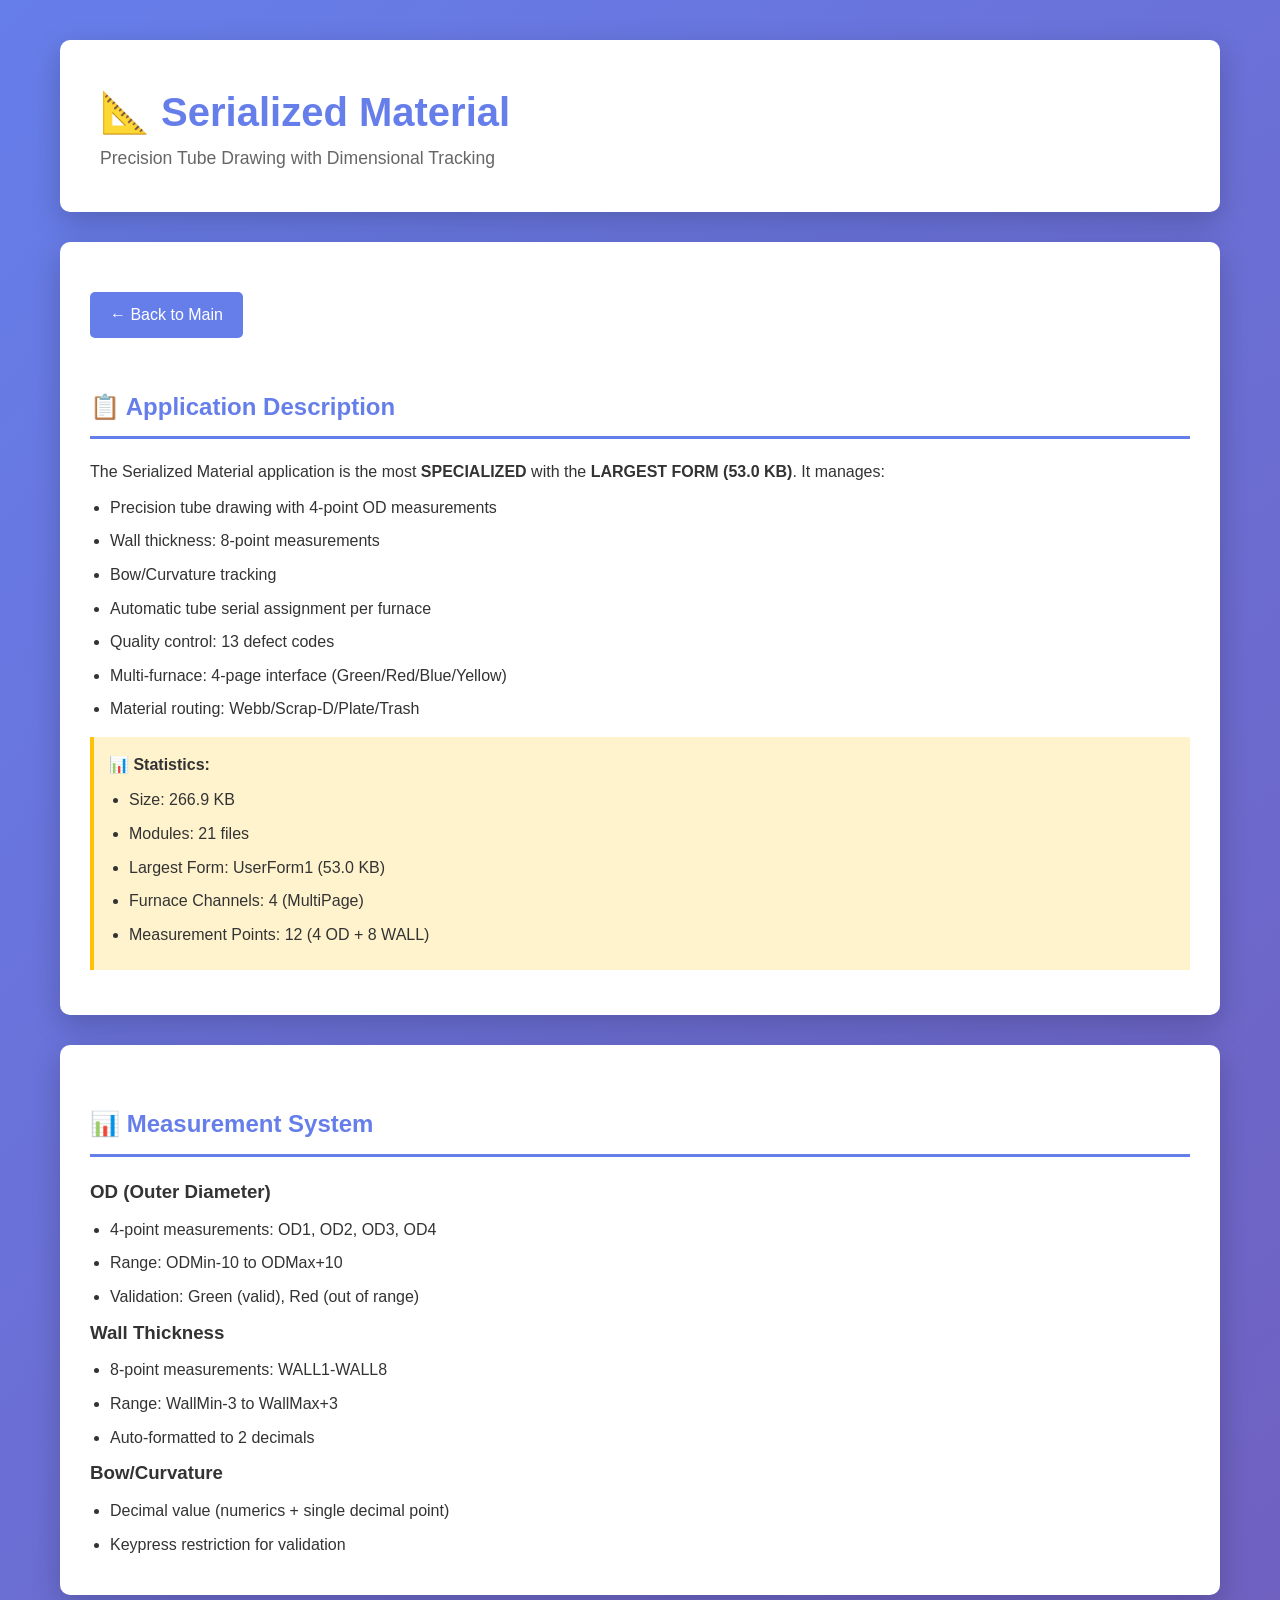
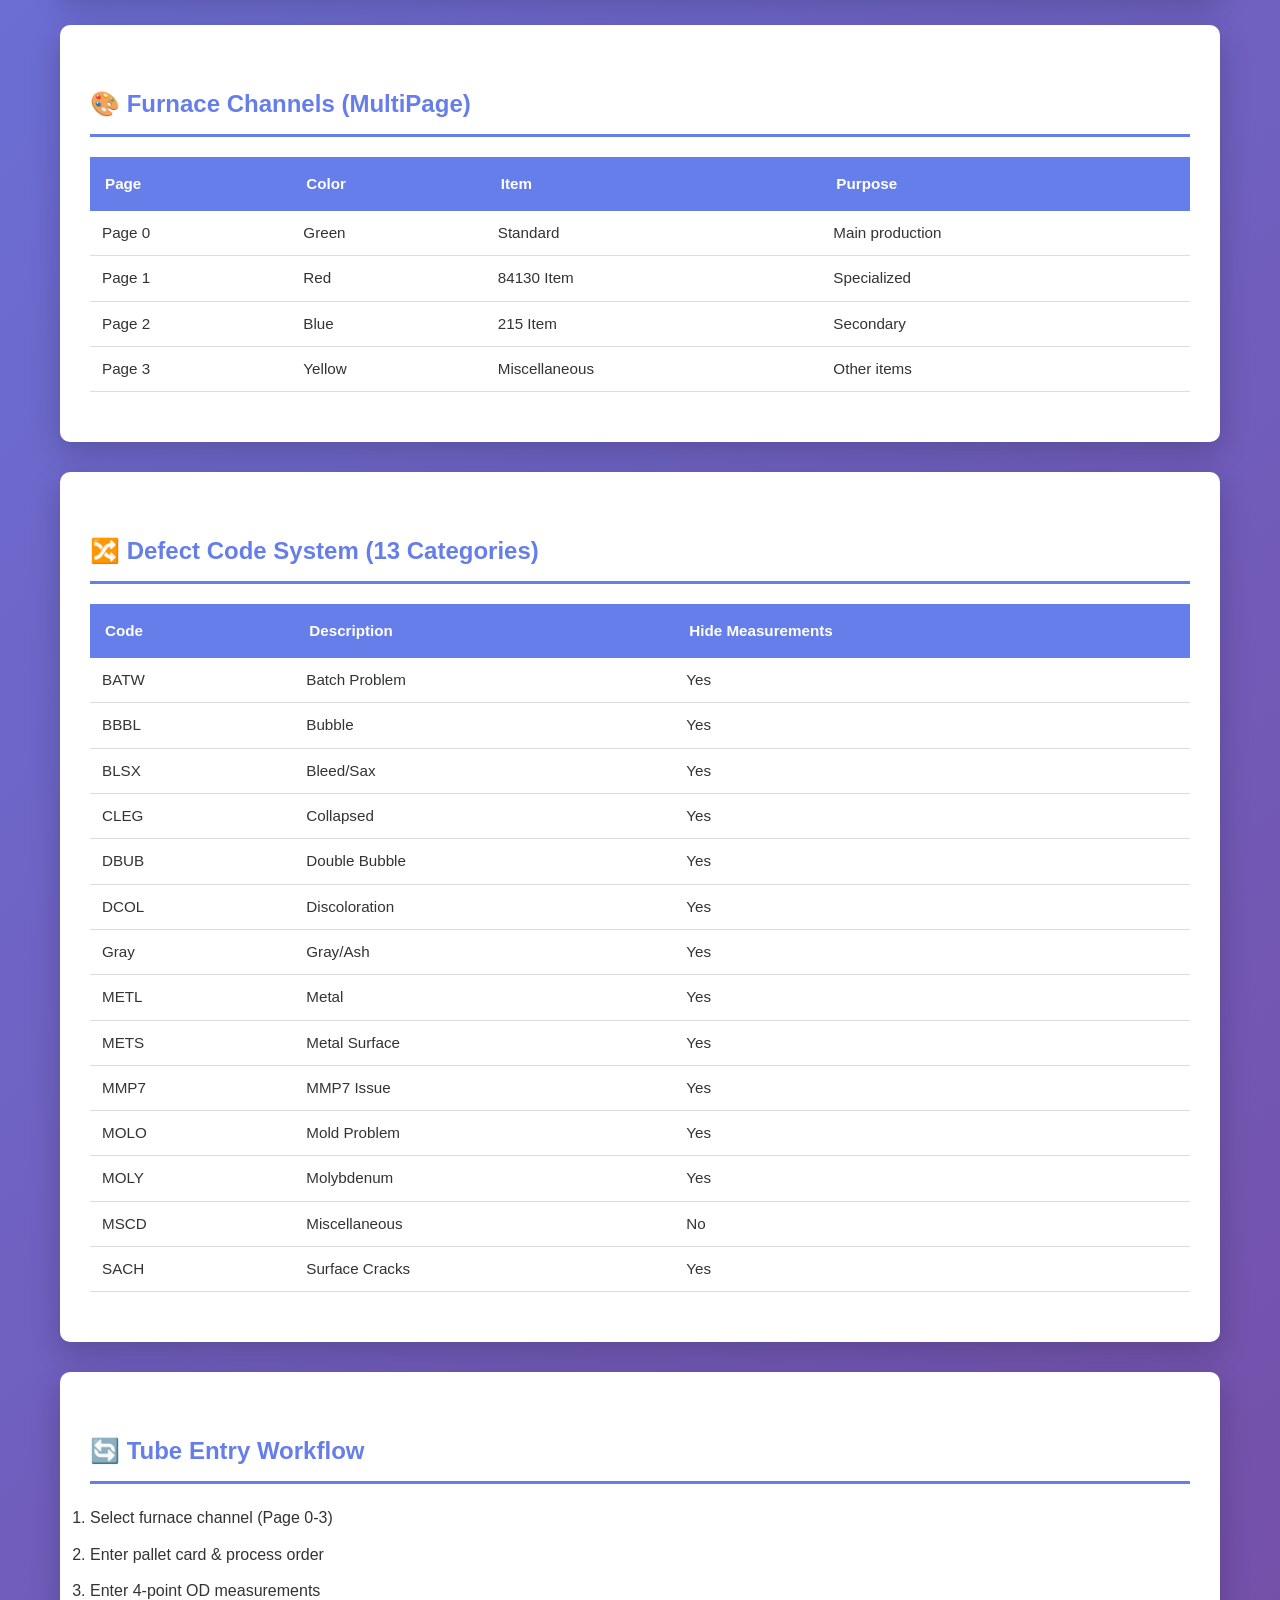
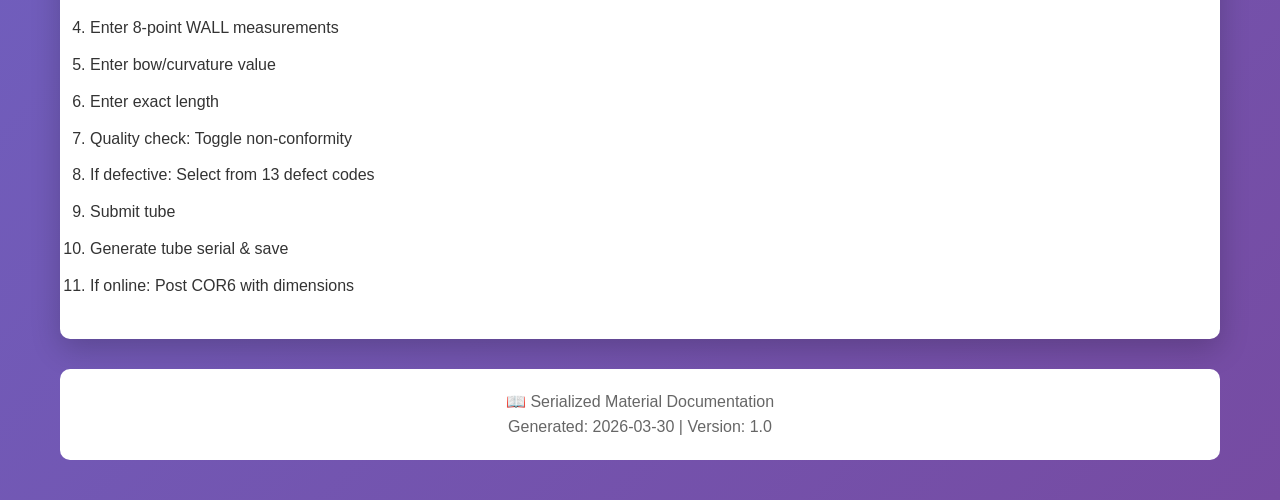
<file: Documents/Content/05-SerializedMaterial.html>
<!DOCTYPE html>
<html lang="en">
<head>
    <meta charset="UTF-8">
    <meta name="viewport" content="width=device-width, initial-scale=1.0">
    <title>Serialized Material Application Documentation</title>
    <style>
        * { margin: 0; padding: 0; box-sizing: border-box; }
        body { font-family: 'Segoe UI', Tahoma, Geneva, Verdana, sans-serif; line-height: 1.6; color: #333; background: linear-gradient(135deg, #667eea 0%, #764ba2 100%); min-height: 100vh; }
        .container { max-width: 1200px; margin: 0 auto; padding: 40px 20px; }
        header { background: white; padding: 40px; border-radius: 10px; box-shadow: 0 10px 30px rgba(0,0,0,0.2); margin-bottom: 30px; }
        h1 { color: #667eea; font-size: 2.5em; }
        h2 { color: #667eea; border-bottom: 3px solid #667eea; padding-bottom: 10px; margin-bottom: 20px; margin-top: 30px; }
        .section { background: white; padding: 30px; border-radius: 10px; box-shadow: 0 10px 30px rgba(0,0,0,0.2); margin-bottom: 30px; }
        .highlight { background: #fff3cd; padding: 15px; border-left: 4px solid #ffc107; margin: 15px 0; }
        table { width: 100%; border-collapse: collapse; margin: 20px 0; font-size: 0.95em; }
        th { background: #667eea; color: white; padding: 15px; text-align: left; }
        td { padding: 10px 12px; border-bottom: 1px solid #ddd; }
        .back-link { display: inline-block; margin: 20px 0; padding: 10px 20px; background: #667eea; color: white; text-decoration: none; border-radius: 5px; }
        footer { background: white; padding: 20px; border-radius: 10px; text-align: center; margin-top: 30px; color: #666; }
        ul { margin-left: 20px; margin-top: 10px; }
        li { margin: 8px 0; }
    </style>
</head>
<body>
    <div class="container">
        <header>
            <h1>📐 Serialized Material</h1>
            <p style="color: #666; font-size: 1.1em;">Precision Tube Drawing with Dimensional Tracking</p>
        </header>
        
        <div class="section">
            <a href="INDEX.html" class="back-link">← Back to Main</a>
            
            <h2>📋 Application Description</h2>
            <p>The Serialized Material application is the most <strong>SPECIALIZED</strong> with the <strong>LARGEST FORM (53.0 KB)</strong>. It manages:</p>
            <ul>
                <li>Precision tube drawing with 4-point OD measurements</li>
                <li>Wall thickness: 8-point measurements</li>
                <li>Bow/Curvature tracking</li>
                <li>Automatic tube serial assignment per furnace</li>
                <li>Quality control: 13 defect codes</li>
                <li>Multi-furnace: 4-page interface (Green/Red/Blue/Yellow)</li>
                <li>Material routing: Webb/Scrap-D/Plate/Trash</li>
            </ul>
            
            <div class="highlight">
                <strong>📊 Statistics:</strong>
                <ul>
                    <li>Size: 266.9 KB</li>
                    <li>Modules: 21 files</li>
                    <li>Largest Form: UserForm1 (53.0 KB)</li>
                    <li>Furnace Channels: 4 (MultiPage)</li>
                    <li>Measurement Points: 12 (4 OD + 8 WALL)</li>
                </ul>
            </div>
        </div>
        
        <div class="section">
            <h2>📊 Measurement System</h2>
            <h3>OD (Outer Diameter)</h3>
            <ul>
                <li>4-point measurements: OD1, OD2, OD3, OD4</li>
                <li>Range: ODMin-10 to ODMax+10</li>
                <li>Validation: Green (valid), Red (out of range)</li>
            </ul>
            
            <h3>Wall Thickness</h3>
            <ul>
                <li>8-point measurements: WALL1-WALL8</li>
                <li>Range: WallMin-3 to WallMax+3</li>
                <li>Auto-formatted to 2 decimals</li>
            </ul>
            
            <h3>Bow/Curvature</h3>
            <ul>
                <li>Decimal value (numerics + single decimal point)</li>
                <li>Keypress restriction for validation</li>
            </ul>
        </div>
        
        <div class="section">
            <h2>🎨 Furnace Channels (MultiPage)</h2>
            <table>
                <tr>
                    <th>Page</th>
                    <th>Color</th>
                    <th>Item</th>
                    <th>Purpose</th>
                </tr>
                <tr>
                    <td>Page 0</td>
                    <td>Green</td>
                    <td>Standard</td>
                    <td>Main production</td>
                </tr>
                <tr>
                    <td>Page 1</td>
                    <td>Red</td>
                    <td>84130 Item</td>
                    <td>Specialized</td>
                </tr>
                <tr>
                    <td>Page 2</td>
                    <td>Blue</td>
                    <td>215 Item</td>
                    <td>Secondary</td>
                </tr>
                <tr>
                    <td>Page 3</td>
                    <td>Yellow</td>
                    <td>Miscellaneous</td>
                    <td>Other items</td>
                </tr>
            </table>
        </div>
        
        <div class="section">
            <h2>🔀 Defect Code System (13 Categories)</h2>
            <table>
                <tr>
                    <th>Code</th>
                    <th>Description</th>
                    <th>Hide Measurements</th>
                </tr>
                <tr>
                    <td>BATW</td>
                    <td>Batch Problem</td>
                    <td>Yes</td>
                </tr>
                <tr>
                    <td>BBBL</td>
                    <td>Bubble</td>
                    <td>Yes</td>
                </tr>
                <tr>
                    <td>BLSX</td>
                    <td>Bleed/Sax</td>
                    <td>Yes</td>
                </tr>
                <tr>
                    <td>CLEG</td>
                    <td>Collapsed</td>
                    <td>Yes</td>
                </tr>
                <tr>
                    <td>DBUB</td>
                    <td>Double Bubble</td>
                    <td>Yes</td>
                </tr>
                <tr>
                    <td>DCOL</td>
                    <td>Discoloration</td>
                    <td>Yes</td>
                </tr>
                <tr>
                    <td>Gray</td>
                    <td>Gray/Ash</td>
                    <td>Yes</td>
                </tr>
                <tr>
                    <td>METL</td>
                    <td>Metal</td>
                    <td>Yes</td>
                </tr>
                <tr>
                    <td>METS</td>
                    <td>Metal Surface</td>
                    <td>Yes</td>
                </tr>
                <tr>
                    <td>MMP7</td>
                    <td>MMP7 Issue</td>
                    <td>Yes</td>
                </tr>
                <tr>
                    <td>MOLO</td>
                    <td>Mold Problem</td>
                    <td>Yes</td>
                </tr>
                <tr>
                    <td>MOLY</td>
                    <td>Molybdenum</td>
                    <td>Yes</td>
                </tr>
                <tr>
                    <td>MSCD</td>
                    <td>Miscellaneous</td>
                    <td>No</td>
                </tr>
                <tr>
                    <td>SACH</td>
                    <td>Surface Cracks</td>
                    <td>Yes</td>
                </tr>
            </table>
        </div>
        
        <div class="section">
            <h2>🔄 Tube Entry Workflow</h2>
            <ol style="line-height: 1.8;">
                <li>Select furnace channel (Page 0-3)</li>
                <li>Enter pallet card & process order</li>
                <li>Enter 4-point OD measurements</li>
                <li>Enter 8-point WALL measurements</li>
                <li>Enter bow/curvature value</li>
                <li>Enter exact length</li>
                <li>Quality check: Toggle non-conformity</li>
                <li>If defective: Select from 13 defect codes</li>
                <li>Submit tube</li>
                <li>Generate tube serial & save</li>
                <li>If online: Post COR6 with dimensions</li>
            </ol>
        </div>
        
        <footer>
            <p>📖 Serialized Material Documentation</p>
            <p>Generated: 2026-03-30 | Version: 1.0</p>
        </footer>
    </div>
</body>
</html>
</file>
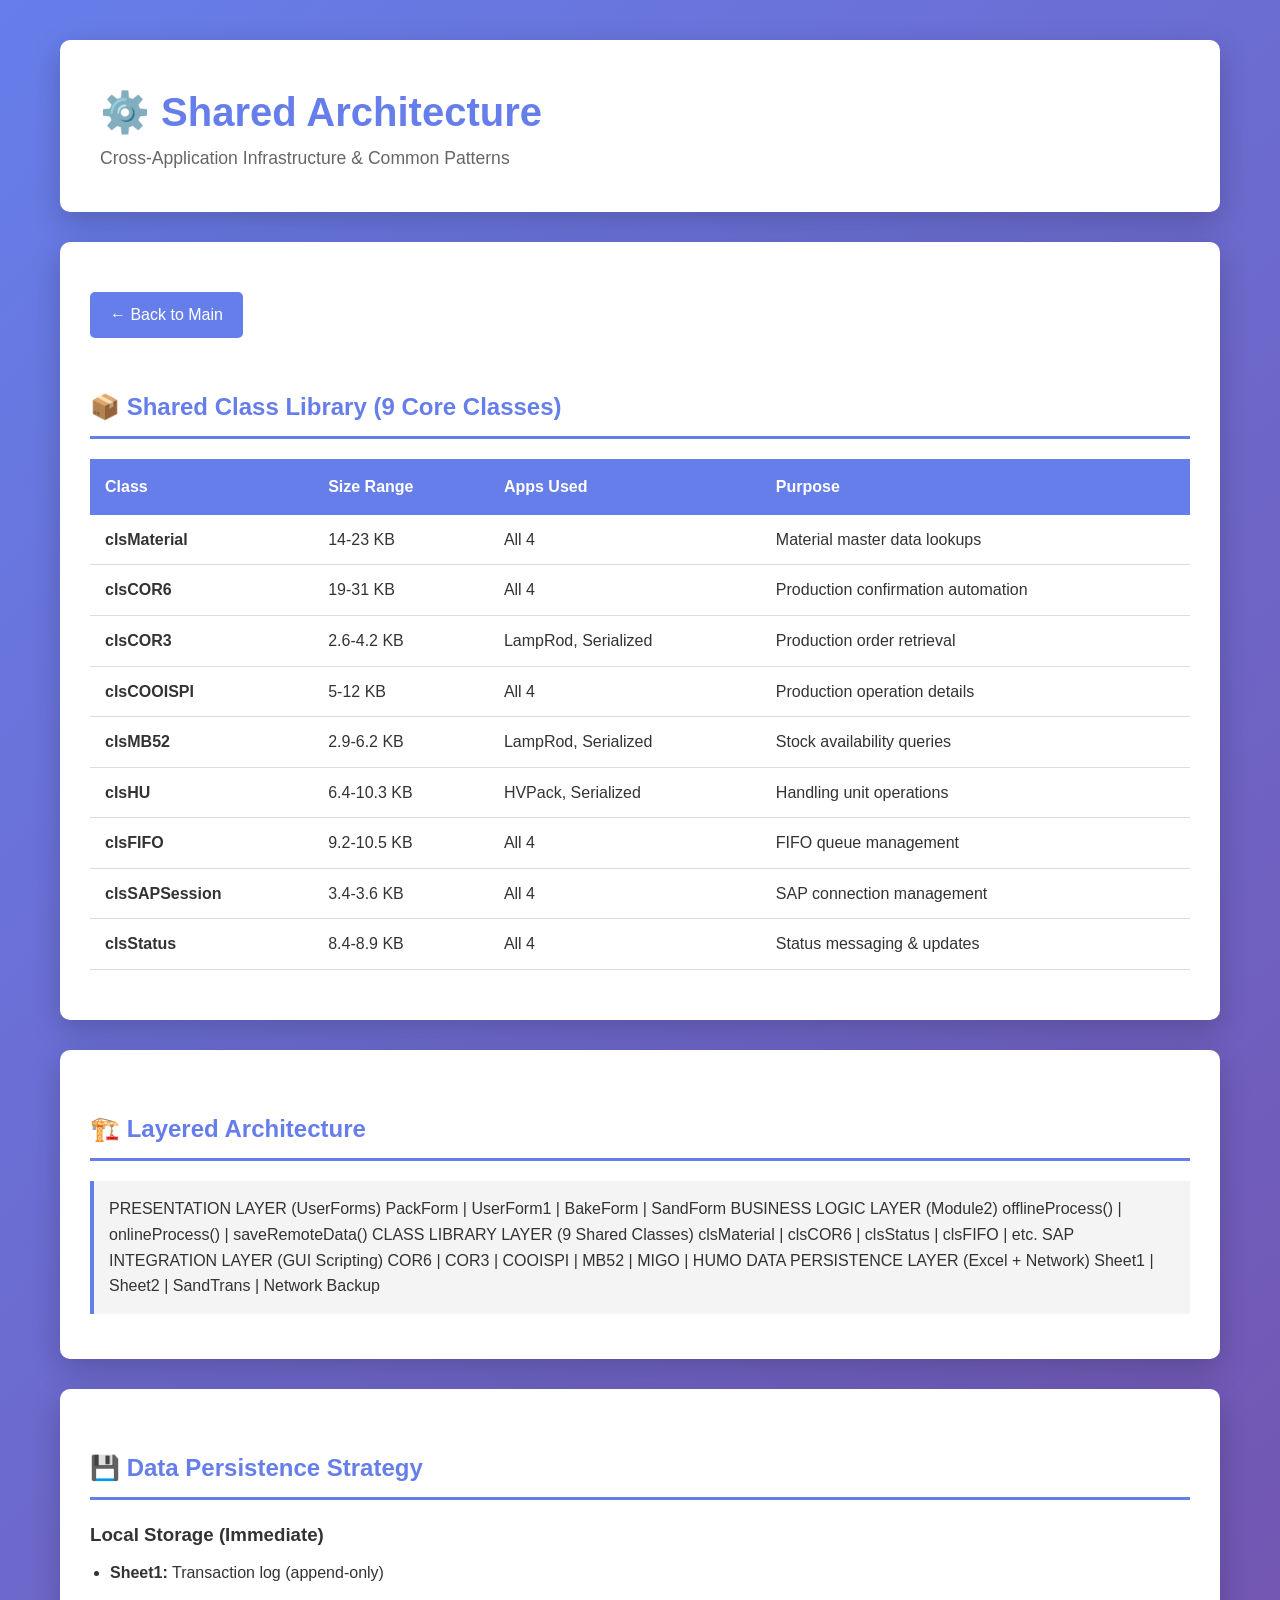
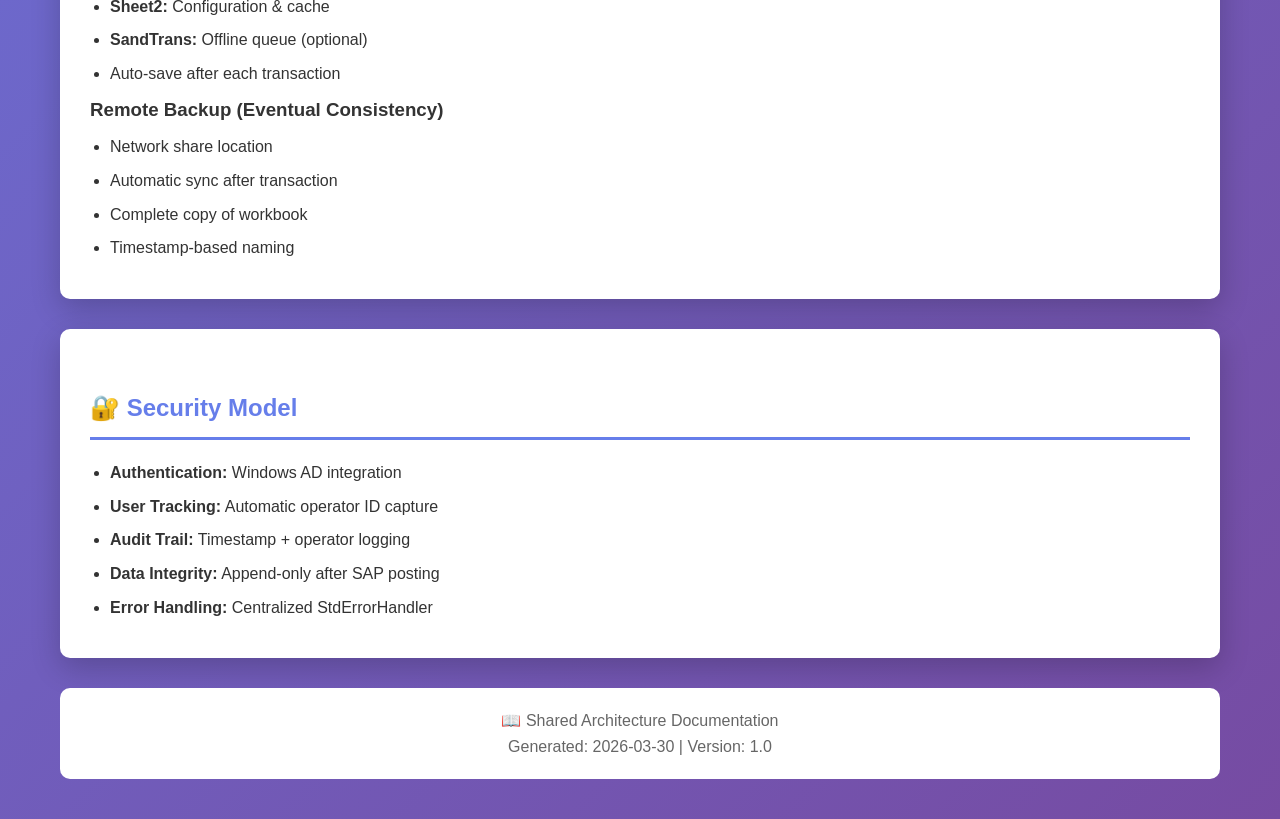
<file: Documents/Content/06-SharedArchitecture.html>
<!DOCTYPE html>
<html lang="en">
<head>
    <meta charset="UTF-8">
    <meta name="viewport" content="width=device-width, initial-scale=1.0">
    <title>Shared Architecture Documentation</title>
    <style>
        * { margin: 0; padding: 0; box-sizing: border-box; }
        body { font-family: 'Segoe UI', Tahoma, Geneva, Verdana, sans-serif; line-height: 1.6; color: #333; background: linear-gradient(135deg, #667eea 0%, #764ba2 100%); min-height: 100vh; }
        .container { max-width: 1200px; margin: 0 auto; padding: 40px 20px; }
        header { background: white; padding: 40px; border-radius: 10px; box-shadow: 0 10px 30px rgba(0,0,0,0.2); margin-bottom: 30px; }
        h1 { color: #667eea; font-size: 2.5em; }
        h2 { color: #667eea; border-bottom: 3px solid #667eea; padding-bottom: 10px; margin-bottom: 20px; margin-top: 30px; }
        .section { background: white; padding: 30px; border-radius: 10px; box-shadow: 0 10px 30px rgba(0,0,0,0.2); margin-bottom: 30px; }
        .code-block { background: #f4f4f4; padding: 15px; border-left: 4px solid #667eea; margin: 15px 0; overflow-x: auto; }
        table { width: 100%; border-collapse: collapse; margin: 20px 0; }
        th { background: #667eea; color: white; padding: 15px; text-align: left; }
        td { padding: 12px 15px; border-bottom: 1px solid #ddd; }
        .back-link { display: inline-block; margin: 20px 0; padding: 10px 20px; background: #667eea; color: white; text-decoration: none; border-radius: 5px; }
        footer { background: white; padding: 20px; border-radius: 10px; text-align: center; margin-top: 30px; color: #666; }
        ul { margin-left: 20px; margin-top: 10px; }
        li { margin: 8px 0; }
    </style>
</head>
<body>
    <div class="container">
        <header>
            <h1>⚙️ Shared Architecture</h1>
            <p style="color: #666; font-size: 1.1em;">Cross-Application Infrastructure & Common Patterns</p>
        </header>
        
        <div class="section">
            <a href="INDEX.html" class="back-link">← Back to Main</a>
            
            <h2>📦 Shared Class Library (9 Core Classes)</h2>
            <table>
                <tr>
                    <th>Class</th>
                    <th>Size Range</th>
                    <th>Apps Used</th>
                    <th>Purpose</th>
                </tr>
                <tr>
                    <td><strong>clsMaterial</strong></td>
                    <td>14-23 KB</td>
                    <td>All 4</td>
                    <td>Material master data lookups</td>
                </tr>
                <tr>
                    <td><strong>clsCOR6</strong></td>
                    <td>19-31 KB</td>
                    <td>All 4</td>
                    <td>Production confirmation automation</td>
                </tr>
                <tr>
                    <td><strong>clsCOR3</strong></td>
                    <td>2.6-4.2 KB</td>
                    <td>LampRod, Serialized</td>
                    <td>Production order retrieval</td>
                </tr>
                <tr>
                    <td><strong>clsCOOISPI</strong></td>
                    <td>5-12 KB</td>
                    <td>All 4</td>
                    <td>Production operation details</td>
                </tr>
                <tr>
                    <td><strong>clsMB52</strong></td>
                    <td>2.9-6.2 KB</td>
                    <td>LampRod, Serialized</td>
                    <td>Stock availability queries</td>
                </tr>
                <tr>
                    <td><strong>clsHU</strong></td>
                    <td>6.4-10.3 KB</td>
                    <td>HVPack, Serialized</td>
                    <td>Handling unit operations</td>
                </tr>
                <tr>
                    <td><strong>clsFIFO</strong></td>
                    <td>9.2-10.5 KB</td>
                    <td>All 4</td>
                    <td>FIFO queue management</td>
                </tr>
                <tr>
                    <td><strong>clsSAPSession</strong></td>
                    <td>3.4-3.6 KB</td>
                    <td>All 4</td>
                    <td>SAP connection management</td>
                </tr>
                <tr>
                    <td><strong>clsStatus</strong></td>
                    <td>8.4-8.9 KB</td>
                    <td>All 4</td>
                    <td>Status messaging & updates</td>
                </tr>
            </table>
        </div>
        
        <div class="section">
            <h2>🏗️ Layered Architecture</h2>
            <div class="code-block">
PRESENTATION LAYER (UserForms)
    PackForm | UserForm1 | BakeForm | SandForm
    
BUSINESS LOGIC LAYER (Module2)
    offlineProcess() | onlineProcess() | saveRemoteData()
    
CLASS LIBRARY LAYER (9 Shared Classes)
    clsMaterial | clsCOR6 | clsStatus | clsFIFO | etc.
    
SAP INTEGRATION LAYER (GUI Scripting)
    COR6 | COR3 | COOISPI | MB52 | MIGO | HUMO
    
DATA PERSISTENCE LAYER (Excel + Network)
    Sheet1 | Sheet2 | SandTrans | Network Backup
            </div>
        </div>
        
        <div class="section">
            <h2>💾 Data Persistence Strategy</h2>
            <h3>Local Storage (Immediate)</h3>
            <ul>
                <li><strong>Sheet1:</strong> Transaction log (append-only)</li>
                <li><strong>Sheet2:</strong> Configuration & cache</li>
                <li><strong>SandTrans:</strong> Offline queue (optional)</li>
                <li>Auto-save after each transaction</li>
            </ul>
            
            <h3>Remote Backup (Eventual Consistency)</h3>
            <ul>
                <li>Network share location</li>
                <li>Automatic sync after transaction</li>
                <li>Complete copy of workbook</li>
                <li>Timestamp-based naming</li>
            </ul>
        </div>
        
        <div class="section">
            <h2>🔐 Security Model</h2>
            <ul>
                <li><strong>Authentication:</strong> Windows AD integration</li>
                <li><strong>User Tracking:</strong> Automatic operator ID capture</li>
                <li><strong>Audit Trail:</strong> Timestamp + operator logging</li>
                <li><strong>Data Integrity:</strong> Append-only after SAP posting</li>
                <li><strong>Error Handling:</strong> Centralized StdErrorHandler</li>
            </ul>
        </div>
        
        <footer>
            <p>📖 Shared Architecture Documentation</p>
            <p>Generated: 2026-03-30 | Version: 1.0</p>
        </footer>
    </div>
</body>
</html>
</file>
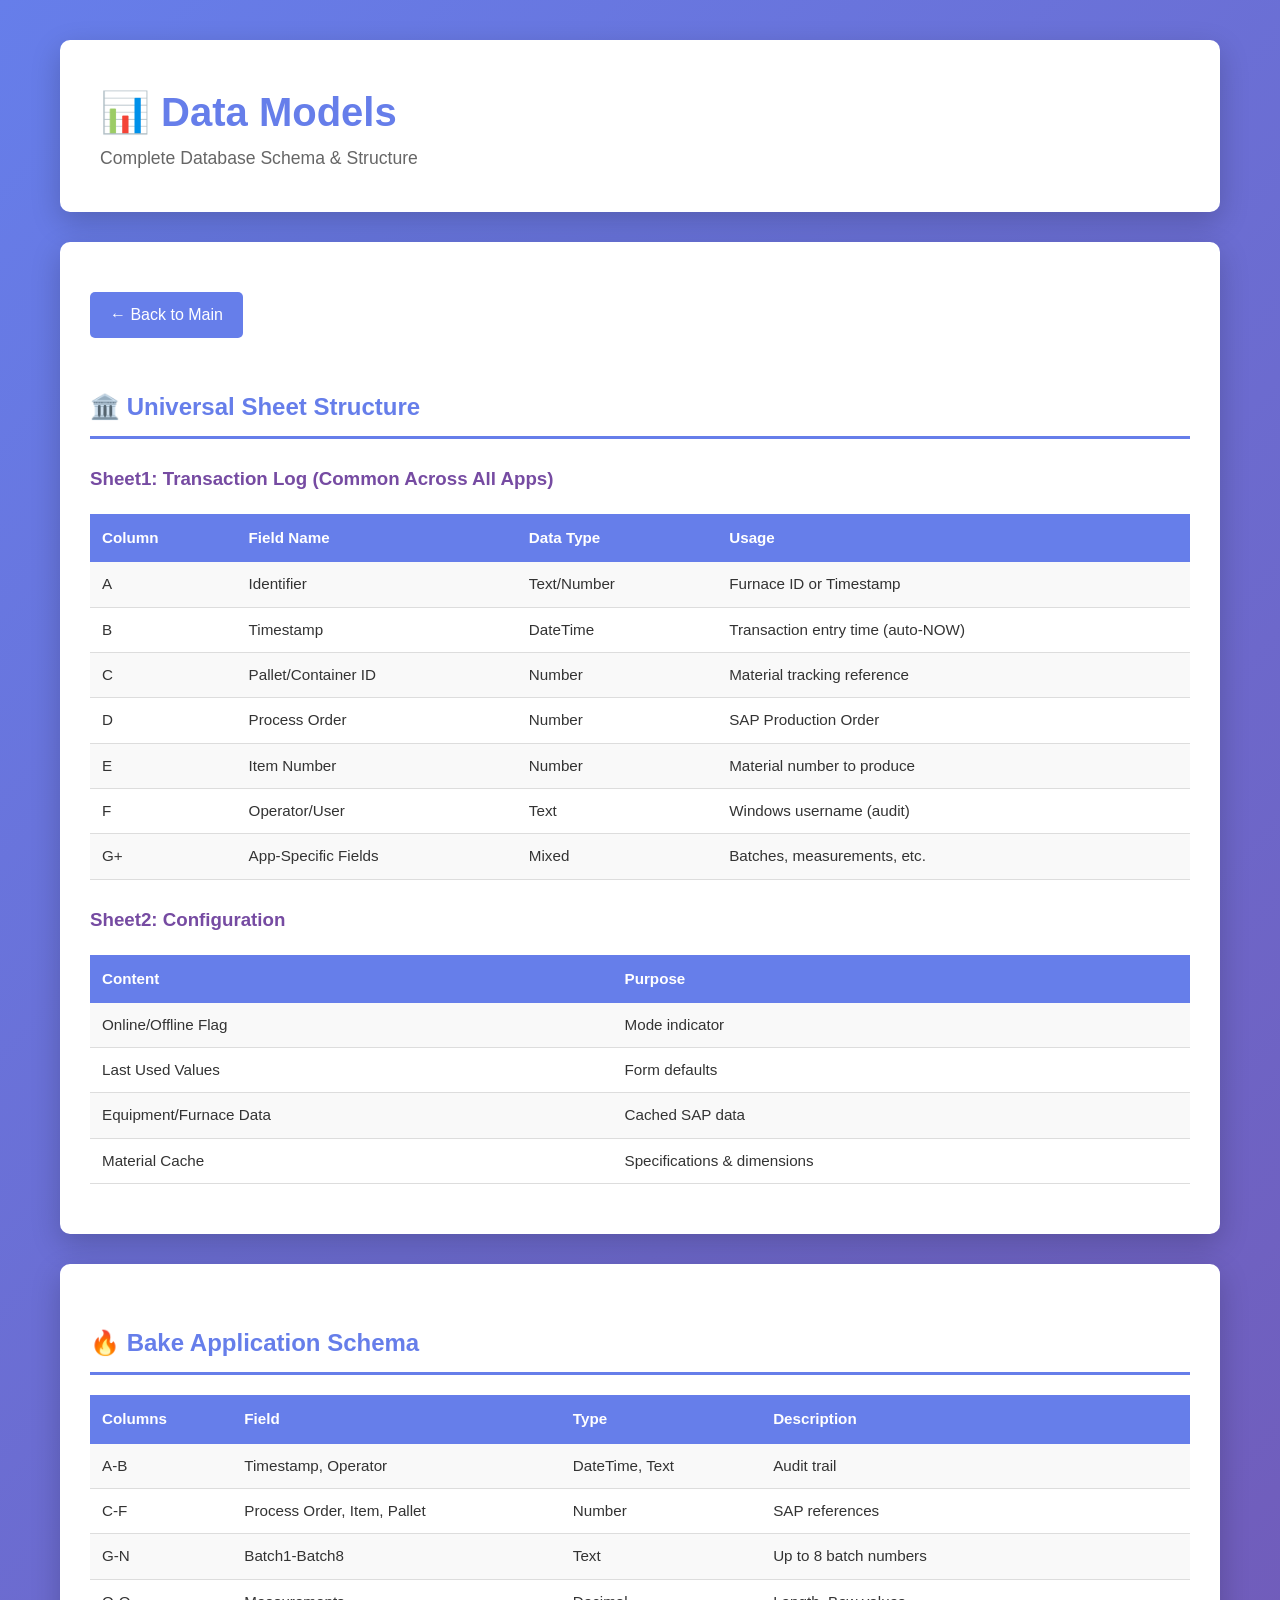
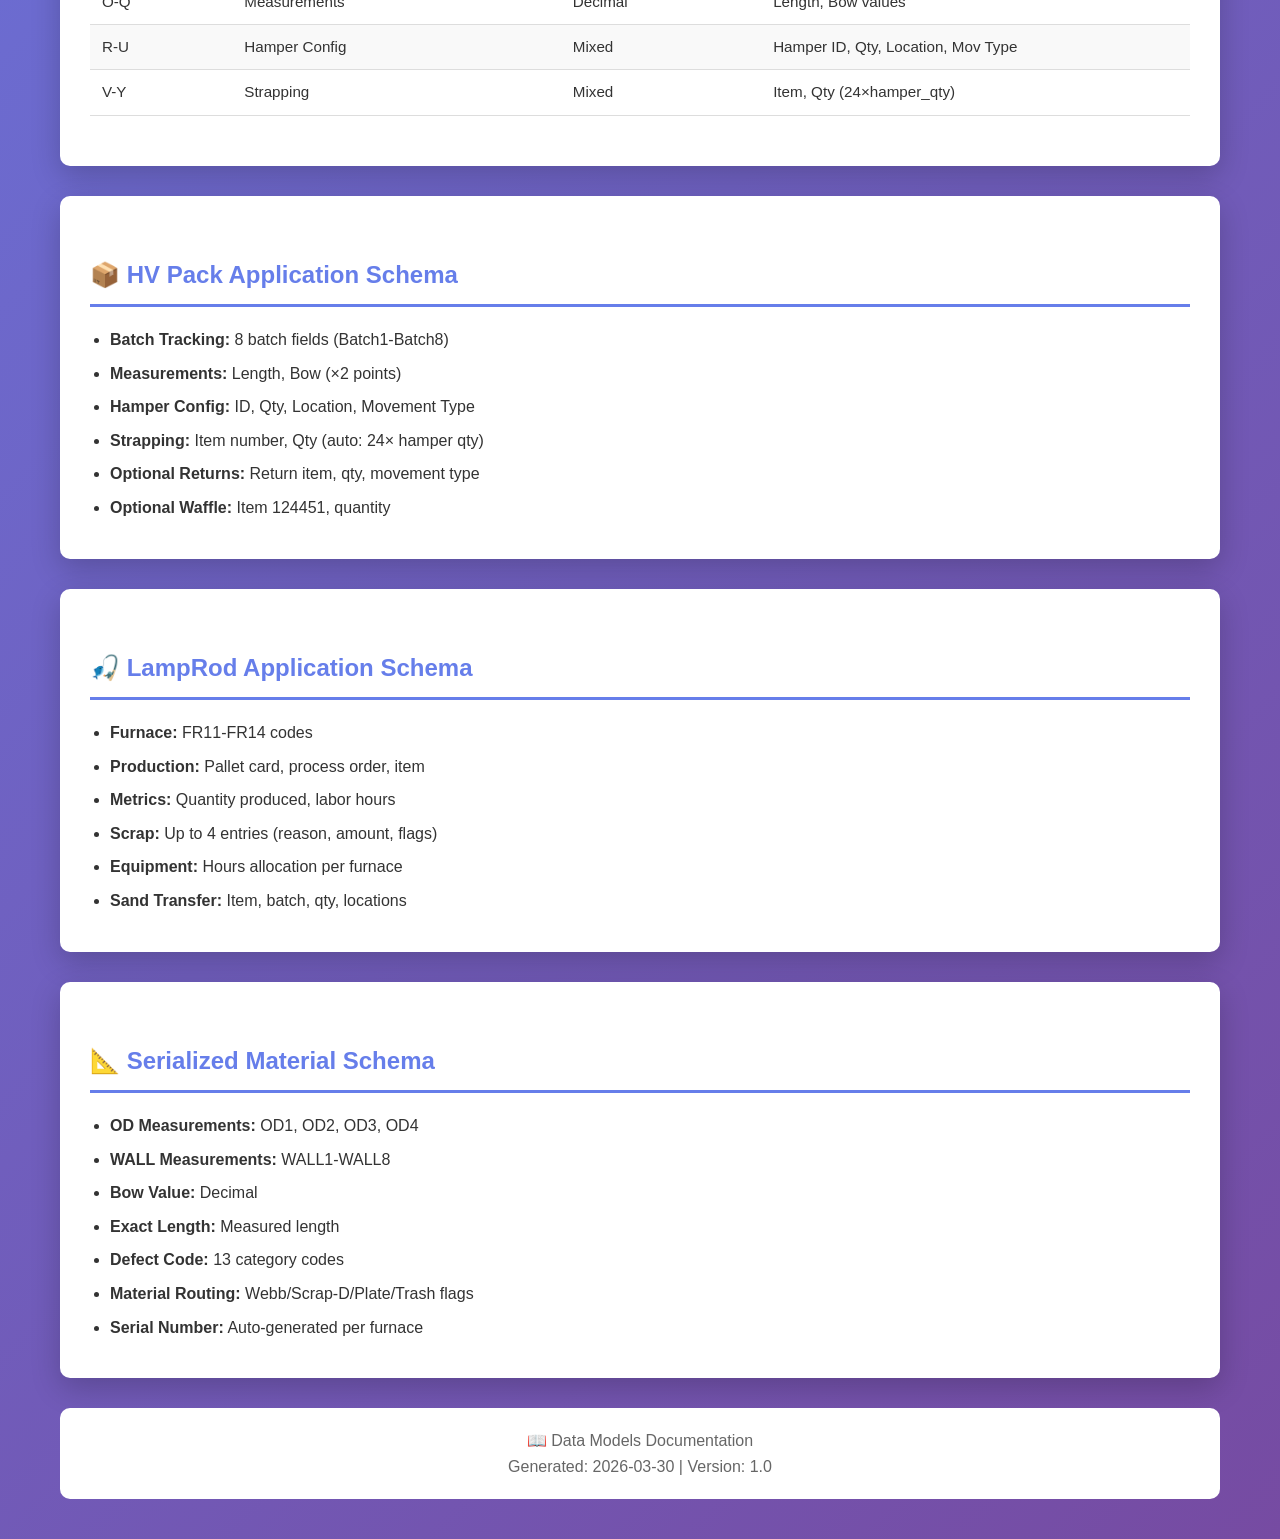
<file: Documents/Content/07-DataModels.html>
<!DOCTYPE html>
<html lang="en">
<head>
    <meta charset="UTF-8">
    <meta name="viewport" content="width=device-width, initial-scale=1.0">
    <title>Data Models Documentation</title>
    <style>
        * { margin: 0; padding: 0; box-sizing: border-box; }
        body { font-family: 'Segoe UI', Tahoma, Geneva, Verdana, sans-serif; line-height: 1.6; color: #333; background: linear-gradient(135deg, #667eea 0%, #764ba2 100%); min-height: 100vh; }
        .container { max-width: 1200px; margin: 0 auto; padding: 40px 20px; }
        header { background: white; padding: 40px; border-radius: 10px; box-shadow: 0 10px 30px rgba(0,0,0,0.2); margin-bottom: 30px; }
        h1 { color: #667eea; font-size: 2.5em; }
        h2 { color: #667eea; border-bottom: 3px solid #667eea; padding-bottom: 10px; margin-bottom: 20px; margin-top: 30px; }
        h3 { color: #764ba2; margin-top: 25px; }
        .section { background: white; padding: 30px; border-radius: 10px; box-shadow: 0 10px 30px rgba(0,0,0,0.2); margin-bottom: 30px; }
        table { width: 100%; border-collapse: collapse; margin: 20px 0; font-size: 0.95em; }
        th { background: #667eea; color: white; padding: 12px; text-align: left; }
        td { padding: 10px 12px; border-bottom: 1px solid #ddd; }
        tr:nth-child(even) { background: #f9f9f9; }
        .back-link { display: inline-block; margin: 20px 0; padding: 10px 20px; background: #667eea; color: white; text-decoration: none; border-radius: 5px; }
        footer { background: white; padding: 20px; border-radius: 10px; text-align: center; margin-top: 30px; color: #666; }
        ul { margin-left: 20px; margin-top: 10px; }
        li { margin: 8px 0; }
    </style>
</head>
<body>
    <div class="container">
        <header>
            <h1>📊 Data Models</h1>
            <p style="color: #666; font-size: 1.1em;">Complete Database Schema & Structure</p>
        </header>
        
        <div class="section">
            <a href="INDEX.html" class="back-link">← Back to Main</a>
            
            <h2>🏛️ Universal Sheet Structure</h2>
            
            <h3>Sheet1: Transaction Log (Common Across All Apps)</h3>
            <table>
                <tr>
                    <th>Column</th>
                    <th>Field Name</th>
                    <th>Data Type</th>
                    <th>Usage</th>
                </tr>
                <tr>
                    <td>A</td>
                    <td>Identifier</td>
                    <td>Text/Number</td>
                    <td>Furnace ID or Timestamp</td>
                </tr>
                <tr>
                    <td>B</td>
                    <td>Timestamp</td>
                    <td>DateTime</td>
                    <td>Transaction entry time (auto-NOW)</td>
                </tr>
                <tr>
                    <td>C</td>
                    <td>Pallet/Container ID</td>
                    <td>Number</td>
                    <td>Material tracking reference</td>
                </tr>
                <tr>
                    <td>D</td>
                    <td>Process Order</td>
                    <td>Number</td>
                    <td>SAP Production Order</td>
                </tr>
                <tr>
                    <td>E</td>
                    <td>Item Number</td>
                    <td>Number</td>
                    <td>Material number to produce</td>
                </tr>
                <tr>
                    <td>F</td>
                    <td>Operator/User</td>
                    <td>Text</td>
                    <td>Windows username (audit)</td>
                </tr>
                <tr>
                    <td>G+</td>
                    <td>App-Specific Fields</td>
                    <td>Mixed</td>
                    <td>Batches, measurements, etc.</td>
                </tr>
            </table>
            
            <h3>Sheet2: Configuration</h3>
            <table>
                <tr>
                    <th>Content</th>
                    <th>Purpose</th>
                </tr>
                <tr>
                    <td>Online/Offline Flag</td>
                    <td>Mode indicator</td>
                </tr>
                <tr>
                    <td>Last Used Values</td>
                    <td>Form defaults</td>
                </tr>
                <tr>
                    <td>Equipment/Furnace Data</td>
                    <td>Cached SAP data</td>
                </tr>
                <tr>
                    <td>Material Cache</td>
                    <td>Specifications & dimensions</td>
                </tr>
            </table>
        </div>
        
        <div class="section">
            <h2>🔥 Bake Application Schema</h2>
            <table>
                <tr>
                    <th>Columns</th>
                    <th>Field</th>
                    <th>Type</th>
                    <th>Description</th>
                </tr>
                <tr>
                    <td>A-B</td>
                    <td>Timestamp, Operator</td>
                    <td>DateTime, Text</td>
                    <td>Audit trail</td>
                </tr>
                <tr>
                    <td>C-F</td>
                    <td>Process Order, Item, Pallet</td>
                    <td>Number</td>
                    <td>SAP references</td>
                </tr>
                <tr>
                    <td>G-N</td>
                    <td>Batch1-Batch8</td>
                    <td>Text</td>
                    <td>Up to 8 batch numbers</td>
                </tr>
                <tr>
                    <td>O-Q</td>
                    <td>Measurements</td>
                    <td>Decimal</td>
                    <td>Length, Bow values</td>
                </tr>
                <tr>
                    <td>R-U</td>
                    <td>Hamper Config</td>
                    <td>Mixed</td>
                    <td>Hamper ID, Qty, Location, Mov Type</td>
                </tr>
                <tr>
                    <td>V-Y</td>
                    <td>Strapping</td>
                    <td>Mixed</td>
                    <td>Item, Qty (24×hamper_qty)</td>
                </tr>
            </table>
        </div>
        
        <div class="section">
            <h2>📦 HV Pack Application Schema</h2>
            <ul>
                <li><strong>Batch Tracking:</strong> 8 batch fields (Batch1-Batch8)</li>
                <li><strong>Measurements:</strong> Length, Bow (×2 points)</li>
                <li><strong>Hamper Config:</strong> ID, Qty, Location, Movement Type</li>
                <li><strong>Strapping:</strong> Item number, Qty (auto: 24× hamper qty)</li>
                <li><strong>Optional Returns:</strong> Return item, qty, movement type</li>
                <li><strong>Optional Waffle:</strong> Item 124451, quantity</li>
            </ul>
        </div>
        
        <div class="section">
            <h2>🎣 LampRod Application Schema</h2>
            <ul>
                <li><strong>Furnace:</strong> FR11-FR14 codes</li>
                <li><strong>Production:</strong> Pallet card, process order, item</li>
                <li><strong>Metrics:</strong> Quantity produced, labor hours</li>
                <li><strong>Scrap:</strong> Up to 4 entries (reason, amount, flags)</li>
                <li><strong>Equipment:</strong> Hours allocation per furnace</li>
                <li><strong>Sand Transfer:</strong> Item, batch, qty, locations</li>
            </ul>
        </div>
        
        <div class="section">
            <h2>📐 Serialized Material Schema</h2>
            <ul>
                <li><strong>OD Measurements:</strong> OD1, OD2, OD3, OD4</li>
                <li><strong>WALL Measurements:</strong> WALL1-WALL8</li>
                <li><strong>Bow Value:</strong> Decimal</li>
                <li><strong>Exact Length:</strong> Measured length</li>
                <li><strong>Defect Code:</strong> 13 category codes</li>
                <li><strong>Material Routing:</strong> Webb/Scrap-D/Plate/Trash flags</li>
                <li><strong>Serial Number:</strong> Auto-generated per furnace</li>
            </ul>
        </div>
        
        <footer>
            <p>📖 Data Models Documentation</p>
            <p>Generated: 2026-03-30 | Version: 1.0</p>
        </footer>
    </div>
</body>
</html>
</file>
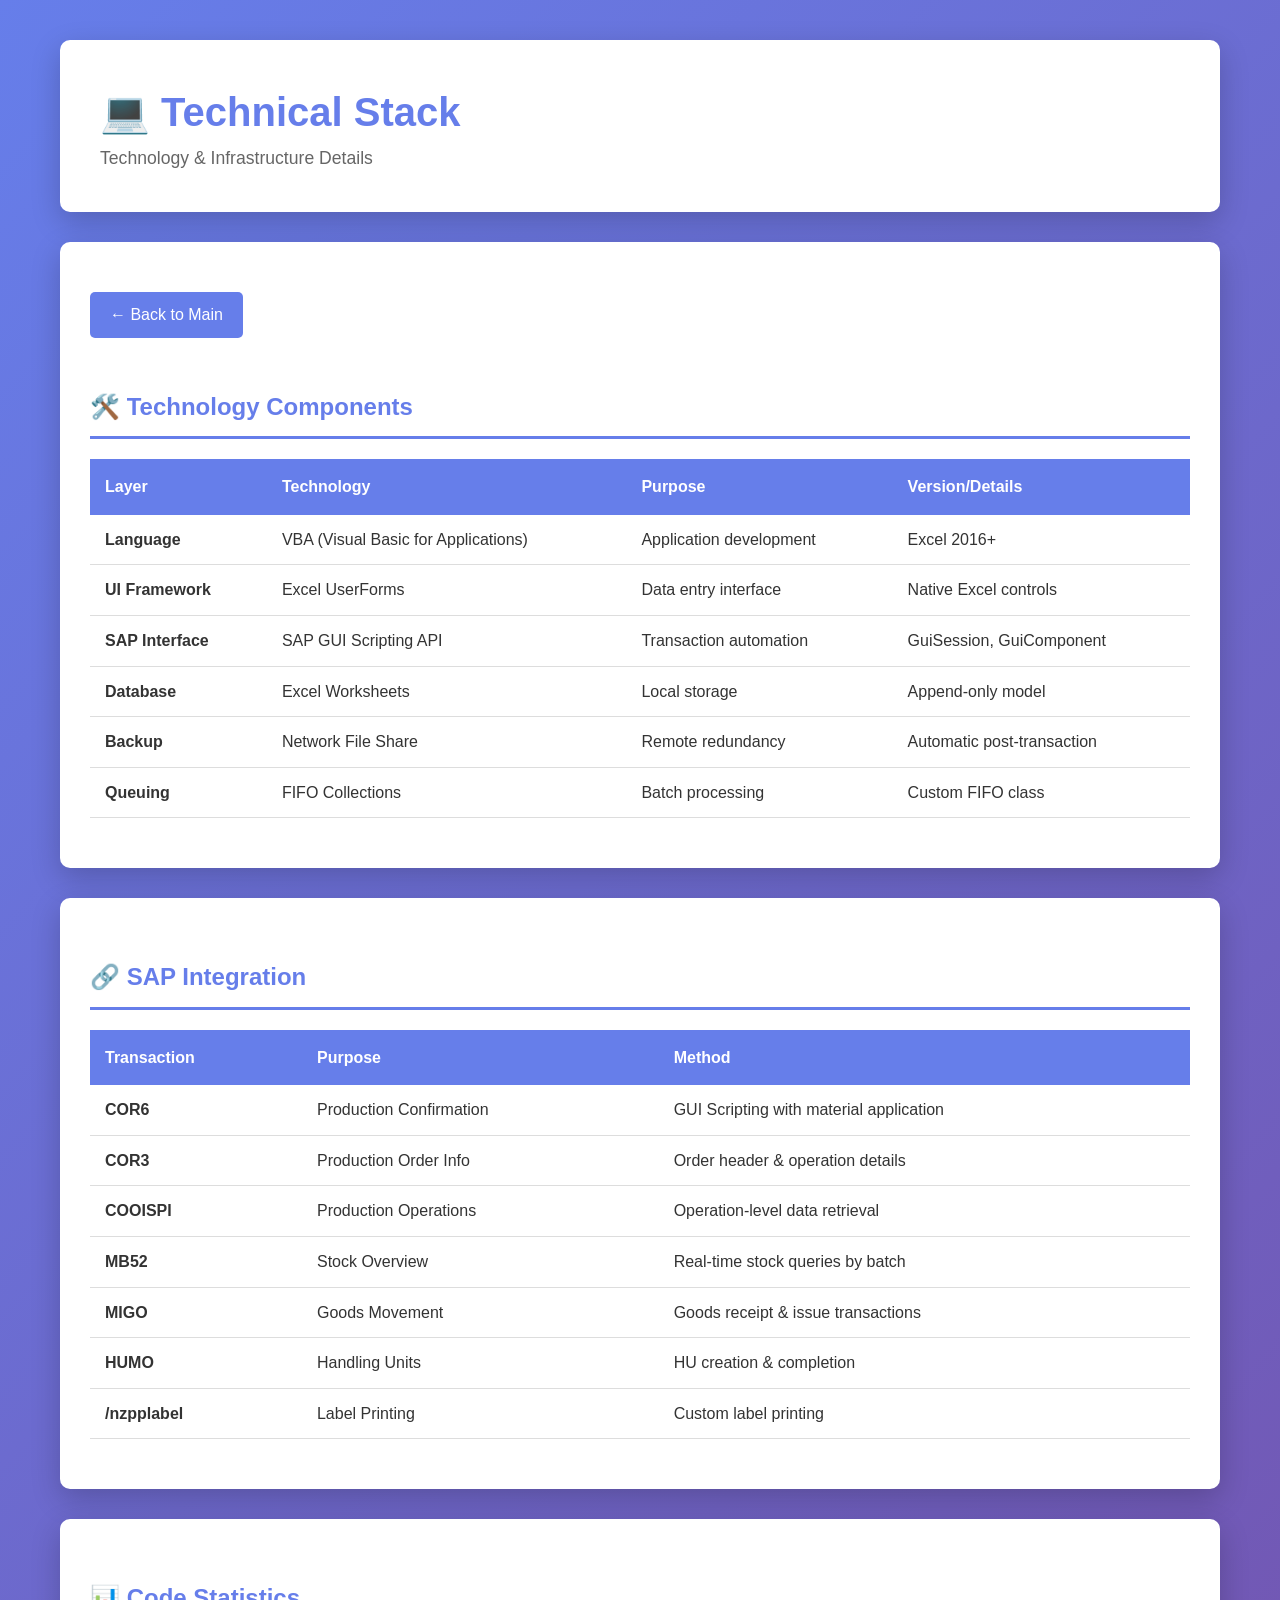
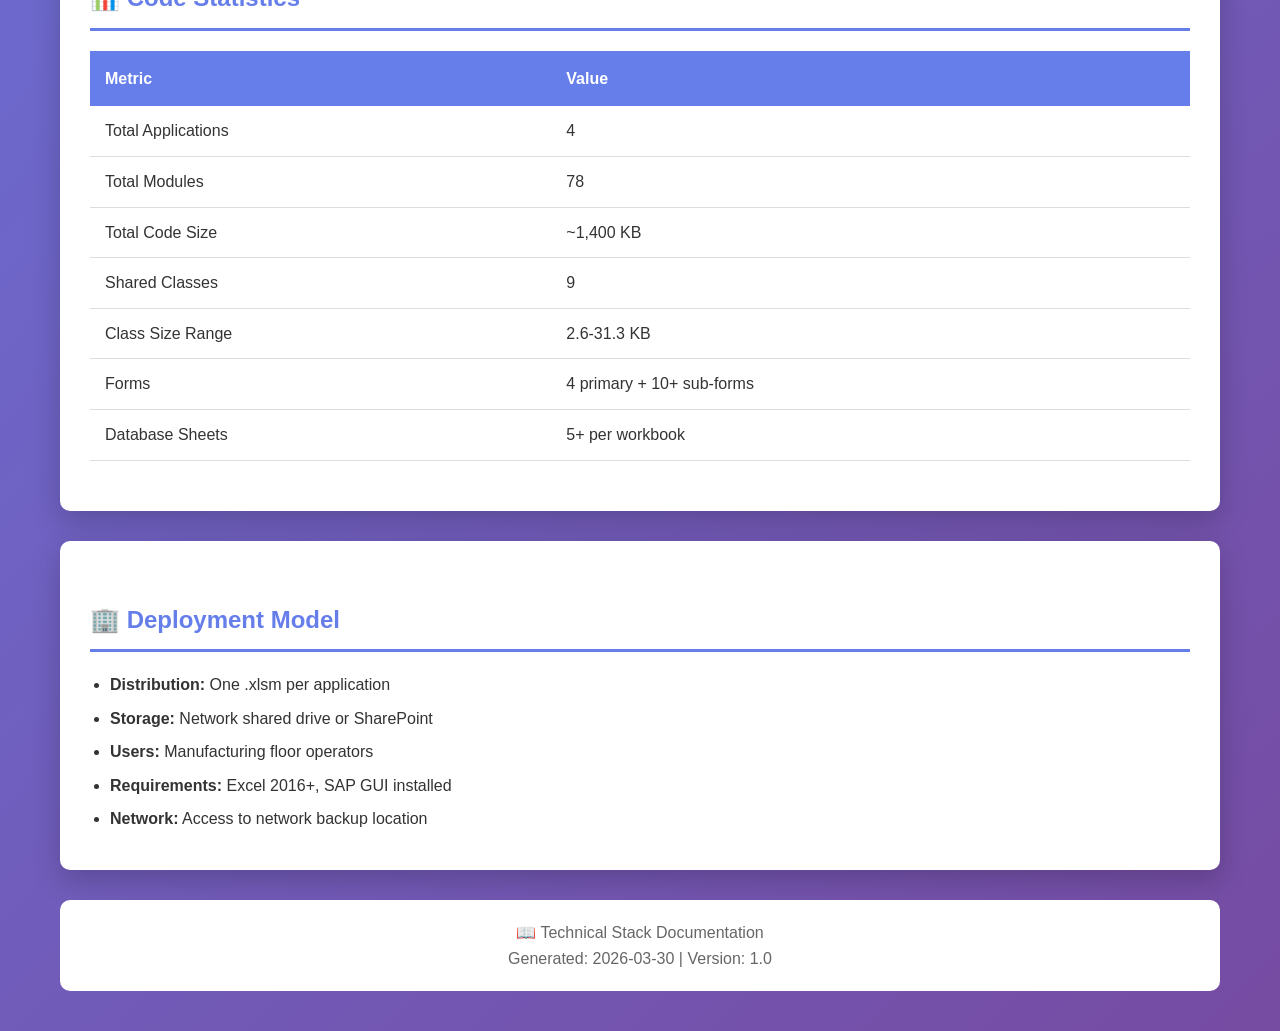
<file: Documents/Content/08-TechnicalStack.html>
<!DOCTYPE html>
<html lang="en">
<head>
    <meta charset="UTF-8">
    <meta name="viewport" content="width=device-width, initial-scale=1.0">
    <title>Technical Stack Documentation</title>
    <style>
        * { margin: 0; padding: 0; box-sizing: border-box; }
        body { font-family: 'Segoe UI', Tahoma, Geneva, Verdana, sans-serif; line-height: 1.6; color: #333; background: linear-gradient(135deg, #667eea 0%, #764ba2 100%); min-height: 100vh; }
        .container { max-width: 1200px; margin: 0 auto; padding: 40px 20px; }
        header { background: white; padding: 40px; border-radius: 10px; box-shadow: 0 10px 30px rgba(0,0,0,0.2); margin-bottom: 30px; }
        h1 { color: #667eea; font-size: 2.5em; }
        h2 { color: #667eea; border-bottom: 3px solid #667eea; padding-bottom: 10px; margin-bottom: 20px; margin-top: 30px; }
        .section { background: white; padding: 30px; border-radius: 10px; box-shadow: 0 10px 30px rgba(0,0,0,0.2); margin-bottom: 30px; }
        table { width: 100%; border-collapse: collapse; margin: 20px 0; }
        th { background: #667eea; color: white; padding: 15px; text-align: left; }
        td { padding: 12px 15px; border-bottom: 1px solid #ddd; }
        .back-link { display: inline-block; margin: 20px 0; padding: 10px 20px; background: #667eea; color: white; text-decoration: none; border-radius: 5px; }
        footer { background: white; padding: 20px; border-radius: 10px; text-align: center; margin-top: 30px; color: #666; }
        ul { margin-left: 20px; margin-top: 10px; }
        li { margin: 8px 0; }
    </style>
</head>
<body>
    <div class="container">
        <header>
            <h1>💻 Technical Stack</h1>
            <p style="color: #666; font-size: 1.1em;">Technology & Infrastructure Details</p>
        </header>
        
        <div class="section">
            <a href="INDEX.html" class="back-link">← Back to Main</a>
            
            <h2>🛠️ Technology Components</h2>
            <table>
                <tr>
                    <th>Layer</th>
                    <th>Technology</th>
                    <th>Purpose</th>
                    <th>Version/Details</th>
                </tr>
                <tr>
                    <td><strong>Language</strong></td>
                    <td>VBA (Visual Basic for Applications)</td>
                    <td>Application development</td>
                    <td>Excel 2016+</td>
                </tr>
                <tr>
                    <td><strong>UI Framework</strong></td>
                    <td>Excel UserForms</td>
                    <td>Data entry interface</td>
                    <td>Native Excel controls</td>
                </tr>
                <tr>
                    <td><strong>SAP Interface</strong></td>
                    <td>SAP GUI Scripting API</td>
                    <td>Transaction automation</td>
                    <td>GuiSession, GuiComponent</td>
                </tr>
                <tr>
                    <td><strong>Database</strong></td>
                    <td>Excel Worksheets</td>
                    <td>Local storage</td>
                    <td>Append-only model</td>
                </tr>
                <tr>
                    <td><strong>Backup</strong></td>
                    <td>Network File Share</td>
                    <td>Remote redundancy</td>
                    <td>Automatic post-transaction</td>
                </tr>
                <tr>
                    <td><strong>Queuing</strong></td>
                    <td>FIFO Collections</td>
                    <td>Batch processing</td>
                    <td>Custom FIFO class</td>
                </tr>
            </table>
        </div>
        
        <div class="section">
            <h2>🔗 SAP Integration</h2>
            <table>
                <tr>
                    <th>Transaction</th>
                    <th>Purpose</th>
                    <th>Method</th>
                </tr>
                <tr>
                    <td><strong>COR6</strong></td>
                    <td>Production Confirmation</td>
                    <td>GUI Scripting with material application</td>
                </tr>
                <tr>
                    <td><strong>COR3</strong></td>
                    <td>Production Order Info</td>
                    <td>Order header & operation details</td>
                </tr>
                <tr>
                    <td><strong>COOISPI</strong></td>
                    <td>Production Operations</td>
                    <td>Operation-level data retrieval</td>
                </tr>
                <tr>
                    <td><strong>MB52</strong></td>
                    <td>Stock Overview</td>
                    <td>Real-time stock queries by batch</td>
                </tr>
                <tr>
                    <td><strong>MIGO</strong></td>
                    <td>Goods Movement</td>
                    <td>Goods receipt & issue transactions</td>
                </tr>
                <tr>
                    <td><strong>HUMO</strong></td>
                    <td>Handling Units</td>
                    <td>HU creation & completion</td>
                </tr>
                <tr>
                    <td><strong>/nzpplabel</strong></td>
                    <td>Label Printing</td>
                    <td>Custom label printing</td>
                </tr>
            </table>
        </div>
        
        <div class="section">
            <h2>📊 Code Statistics</h2>
            <table>
                <tr>
                    <th>Metric</th>
                    <th>Value</th>
                </tr>
                <tr>
                    <td>Total Applications</td>
                    <td>4</td>
                </tr>
                <tr>
                    <td>Total Modules</td>
                    <td>78</td>
                </tr>
                <tr>
                    <td>Total Code Size</td>
                    <td>~1,400 KB</td>
                </tr>
                <tr>
                    <td>Shared Classes</td>
                    <td>9</td>
                </tr>
                <tr>
                    <td>Class Size Range</td>
                    <td>2.6-31.3 KB</td>
                </tr>
                <tr>
                    <td>Forms</td>
                    <td>4 primary + 10+ sub-forms</td>
                </tr>
                <tr>
                    <td>Database Sheets</td>
                    <td>5+ per workbook</td>
                </tr>
            </table>
        </div>
        
        <div class="section">
            <h2>🏢 Deployment Model</h2>
            <ul>
                <li><strong>Distribution:</strong> One .xlsm per application</li>
                <li><strong>Storage:</strong> Network shared drive or SharePoint</li>
                <li><strong>Users:</strong> Manufacturing floor operators</li>
                <li><strong>Requirements:</strong> Excel 2016+, SAP GUI installed</li>
                <li><strong>Network:</strong> Access to network backup location</li>
            </ul>
        </div>
        
        <footer>
            <p>📖 Technical Stack Documentation</p>
            <p>Generated: 2026-03-30 | Version: 1.0</p>
        </footer>
    </div>
</body>
</html>
</file>
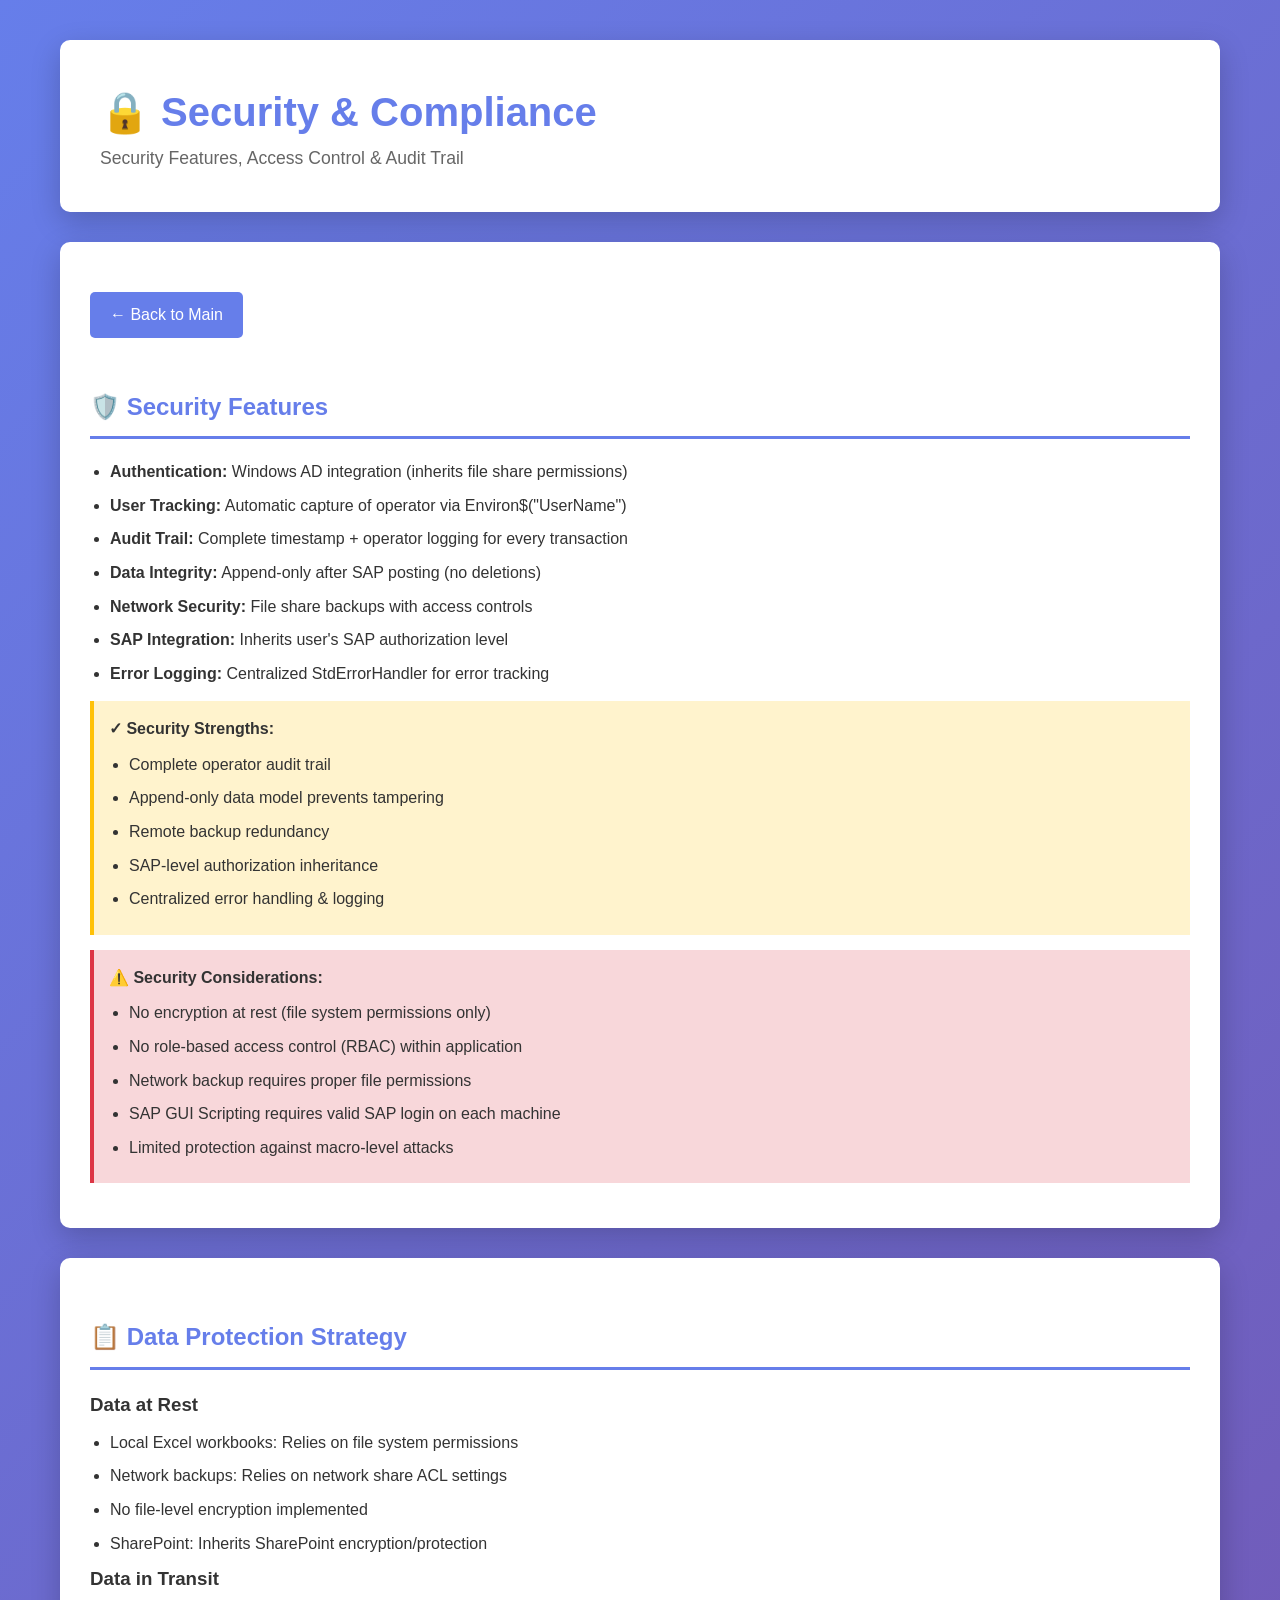
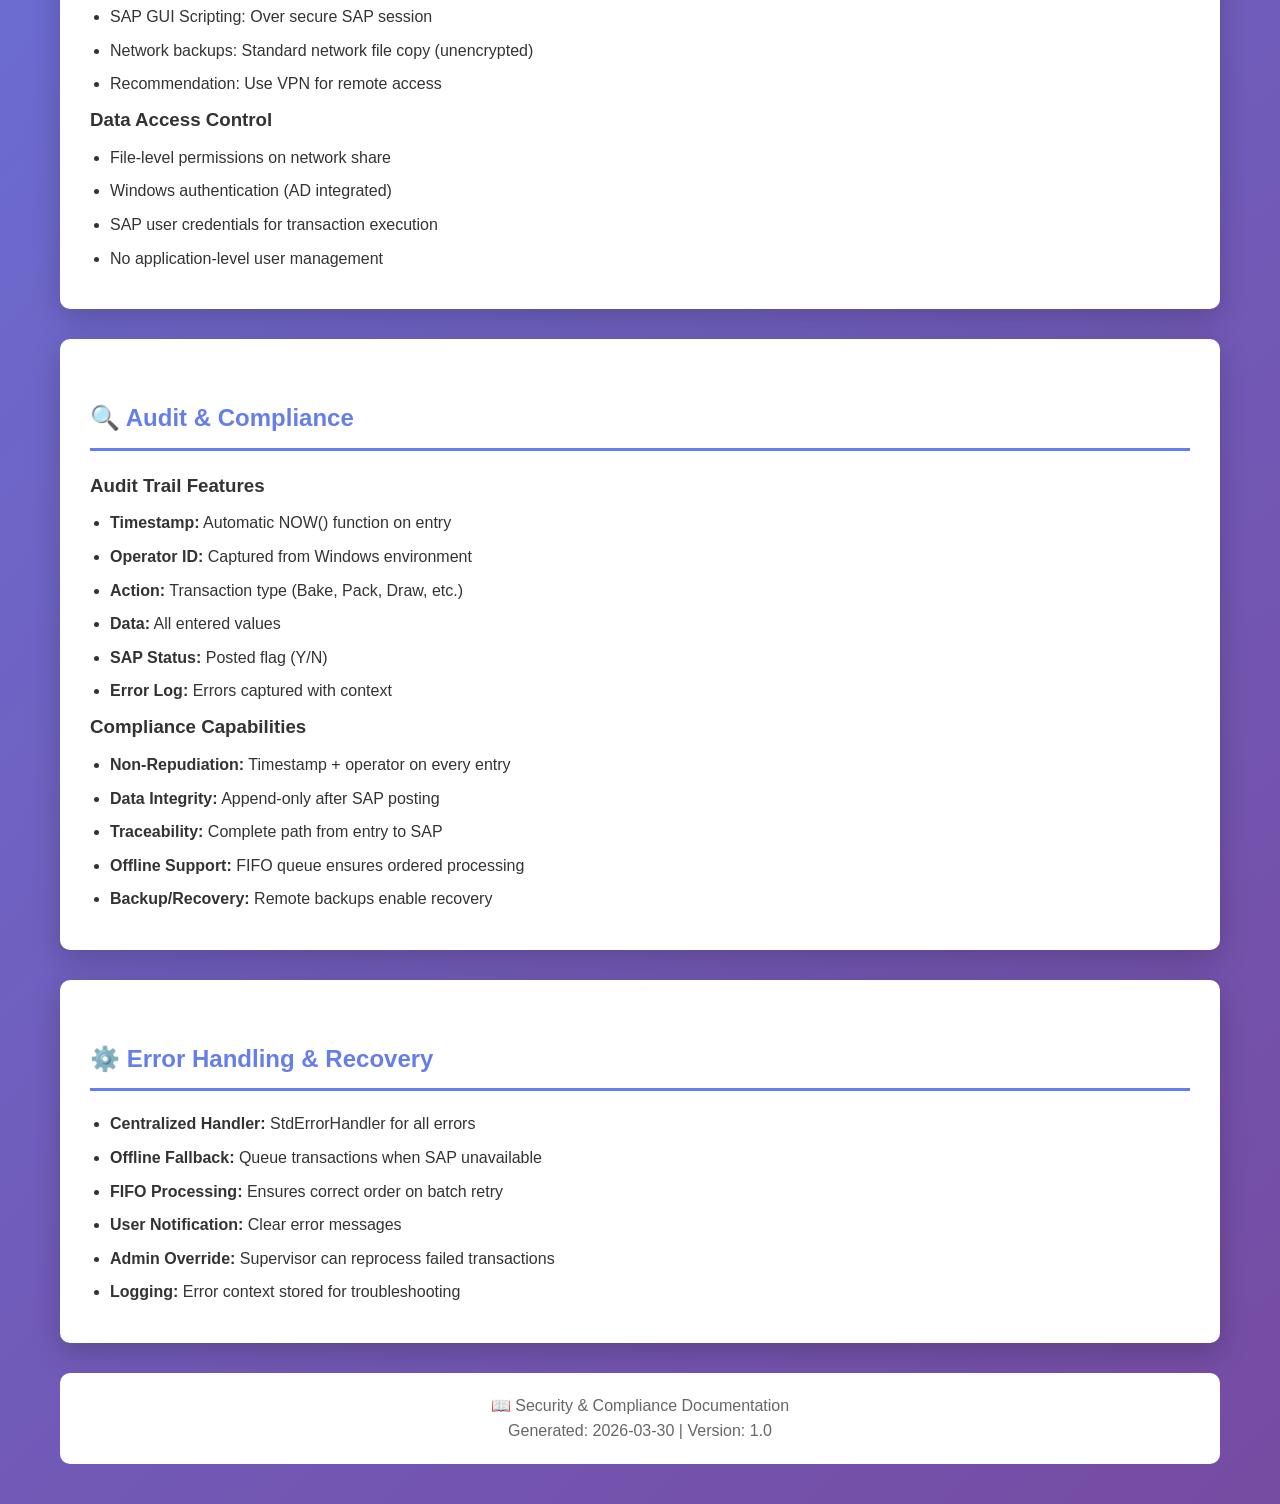
<file: Documents/Content/09-Security.html>
<!DOCTYPE html>
<html lang="en">
<head>
    <meta charset="UTF-8">
    <meta name="viewport" content="width=device-width, initial-scale=1.0">
    <title>Security Documentation</title>
    <style>
        * { margin: 0; padding: 0; box-sizing: border-box; }
        body { font-family: 'Segoe UI', Tahoma, Geneva, Verdana, sans-serif; line-height: 1.6; color: #333; background: linear-gradient(135deg, #667eea 0%, #764ba2 100%); min-height: 100vh; }
        .container { max-width: 1200px; margin: 0 auto; padding: 40px 20px; }
        header { background: white; padding: 40px; border-radius: 10px; box-shadow: 0 10px 30px rgba(0,0,0,0.2); margin-bottom: 30px; }
        h1 { color: #667eea; font-size: 2.5em; }
        h2 { color: #667eea; border-bottom: 3px solid #667eea; padding-bottom: 10px; margin-bottom: 20px; margin-top: 30px; }
        .section { background: white; padding: 30px; border-radius: 10px; box-shadow: 0 10px 30px rgba(0,0,0,0.2); margin-bottom: 30px; }
        .highlight { background: #fff3cd; padding: 15px; border-left: 4px solid #ffc107; margin: 15px 0; }
        .warning { background: #f8d7da; padding: 15px; border-left: 4px solid #dc3545; margin: 15px 0; }
        .back-link { display: inline-block; margin: 20px 0; padding: 10px 20px; background: #667eea; color: white; text-decoration: none; border-radius: 5px; }
        footer { background: white; padding: 20px; border-radius: 10px; text-align: center; margin-top: 30px; color: #666; }
        ul { margin-left: 20px; margin-top: 10px; }
        li { margin: 8px 0; }
    </style>
</head>
<body>
    <div class="container">
        <header>
            <h1>🔒 Security & Compliance</h1>
            <p style="color: #666; font-size: 1.1em;">Security Features, Access Control & Audit Trail</p>
        </header>
        
        <div class="section">
            <a href="INDEX.html" class="back-link">← Back to Main</a>
            
            <h2>🛡️ Security Features</h2>
            <ul>
                <li><strong>Authentication:</strong> Windows AD integration (inherits file share permissions)</li>
                <li><strong>User Tracking:</strong> Automatic capture of operator via Environ$("UserName")</li>
                <li><strong>Audit Trail:</strong> Complete timestamp + operator logging for every transaction</li>
                <li><strong>Data Integrity:</strong> Append-only after SAP posting (no deletions)</li>
                <li><strong>Network Security:</strong> File share backups with access controls</li>
                <li><strong>SAP Integration:</strong> Inherits user's SAP authorization level</li>
                <li><strong>Error Logging:</strong> Centralized StdErrorHandler for error tracking</li>
            </ul>
            
            <div class="highlight">
                <strong>✓ Security Strengths:</strong>
                <ul>
                    <li>Complete operator audit trail</li>
                    <li>Append-only data model prevents tampering</li>
                    <li>Remote backup redundancy</li>
                    <li>SAP-level authorization inheritance</li>
                    <li>Centralized error handling & logging</li>
                </ul>
            </div>
            
            <div class="warning">
                <strong>⚠️ Security Considerations:</strong>
                <ul>
                    <li>No encryption at rest (file system permissions only)</li>
                    <li>No role-based access control (RBAC) within application</li>
                    <li>Network backup requires proper file permissions</li>
                    <li>SAP GUI Scripting requires valid SAP login on each machine</li>
                    <li>Limited protection against macro-level attacks</li>
                </ul>
            </div>
        </div>
        
        <div class="section">
            <h2>📋 Data Protection Strategy</h2>
            
            <h3>Data at Rest</h3>
            <ul>
                <li>Local Excel workbooks: Relies on file system permissions</li>
                <li>Network backups: Relies on network share ACL settings</li>
                <li>No file-level encryption implemented</li>
                <li>SharePoint: Inherits SharePoint encryption/protection</li>
            </ul>
            
            <h3>Data in Transit</h3>
            <ul>
                <li>SAP GUI Scripting: Over secure SAP session</li>
                <li>Network backups: Standard network file copy (unencrypted)</li>
                <li>Recommendation: Use VPN for remote access</li>
            </ul>
            
            <h3>Data Access Control</h3>
            <ul>
                <li>File-level permissions on network share</li>
                <li>Windows authentication (AD integrated)</li>
                <li>SAP user credentials for transaction execution</li>
                <li>No application-level user management</li>
            </ul>
        </div>
        
        <div class="section">
            <h2>🔍 Audit & Compliance</h2>
            
            <h3>Audit Trail Features</h3>
            <ul>
                <li><strong>Timestamp:</strong> Automatic NOW() function on entry</li>
                <li><strong>Operator ID:</strong> Captured from Windows environment</li>
                <li><strong>Action:</strong> Transaction type (Bake, Pack, Draw, etc.)</li>
                <li><strong>Data:</strong> All entered values</li>
                <li><strong>SAP Status:</strong> Posted flag (Y/N)</li>
                <li><strong>Error Log:</strong> Errors captured with context</li>
            </ul>
            
            <h3>Compliance Capabilities</h3>
            <ul>
                <li><strong>Non-Repudiation:</strong> Timestamp + operator on every entry</li>
                <li><strong>Data Integrity:</strong> Append-only after SAP posting</li>
                <li><strong>Traceability:</strong> Complete path from entry to SAP</li>
                <li><strong>Offline Support:</strong> FIFO queue ensures ordered processing</li>
                <li><strong>Backup/Recovery:</strong> Remote backups enable recovery</li>
            </ul>
        </div>
        
        <div class="section">
            <h2>⚙️ Error Handling & Recovery</h2>
            <ul>
                <li><strong>Centralized Handler:</strong> StdErrorHandler for all errors</li>
                <li><strong>Offline Fallback:</strong> Queue transactions when SAP unavailable</li>
                <li><strong>FIFO Processing:</strong> Ensures correct order on batch retry</li>
                <li><strong>User Notification:</strong> Clear error messages</li>
                <li><strong>Admin Override:</strong> Supervisor can reprocess failed transactions</li>
                <li><strong>Logging:</strong> Error context stored for troubleshooting</li>
            </ul>
        </div>
        
        <footer>
            <p>📖 Security & Compliance Documentation</p>
            <p>Generated: 2026-03-30 | Version: 1.0</p>
        </footer>
    </div>
</body>
</html>
</file>
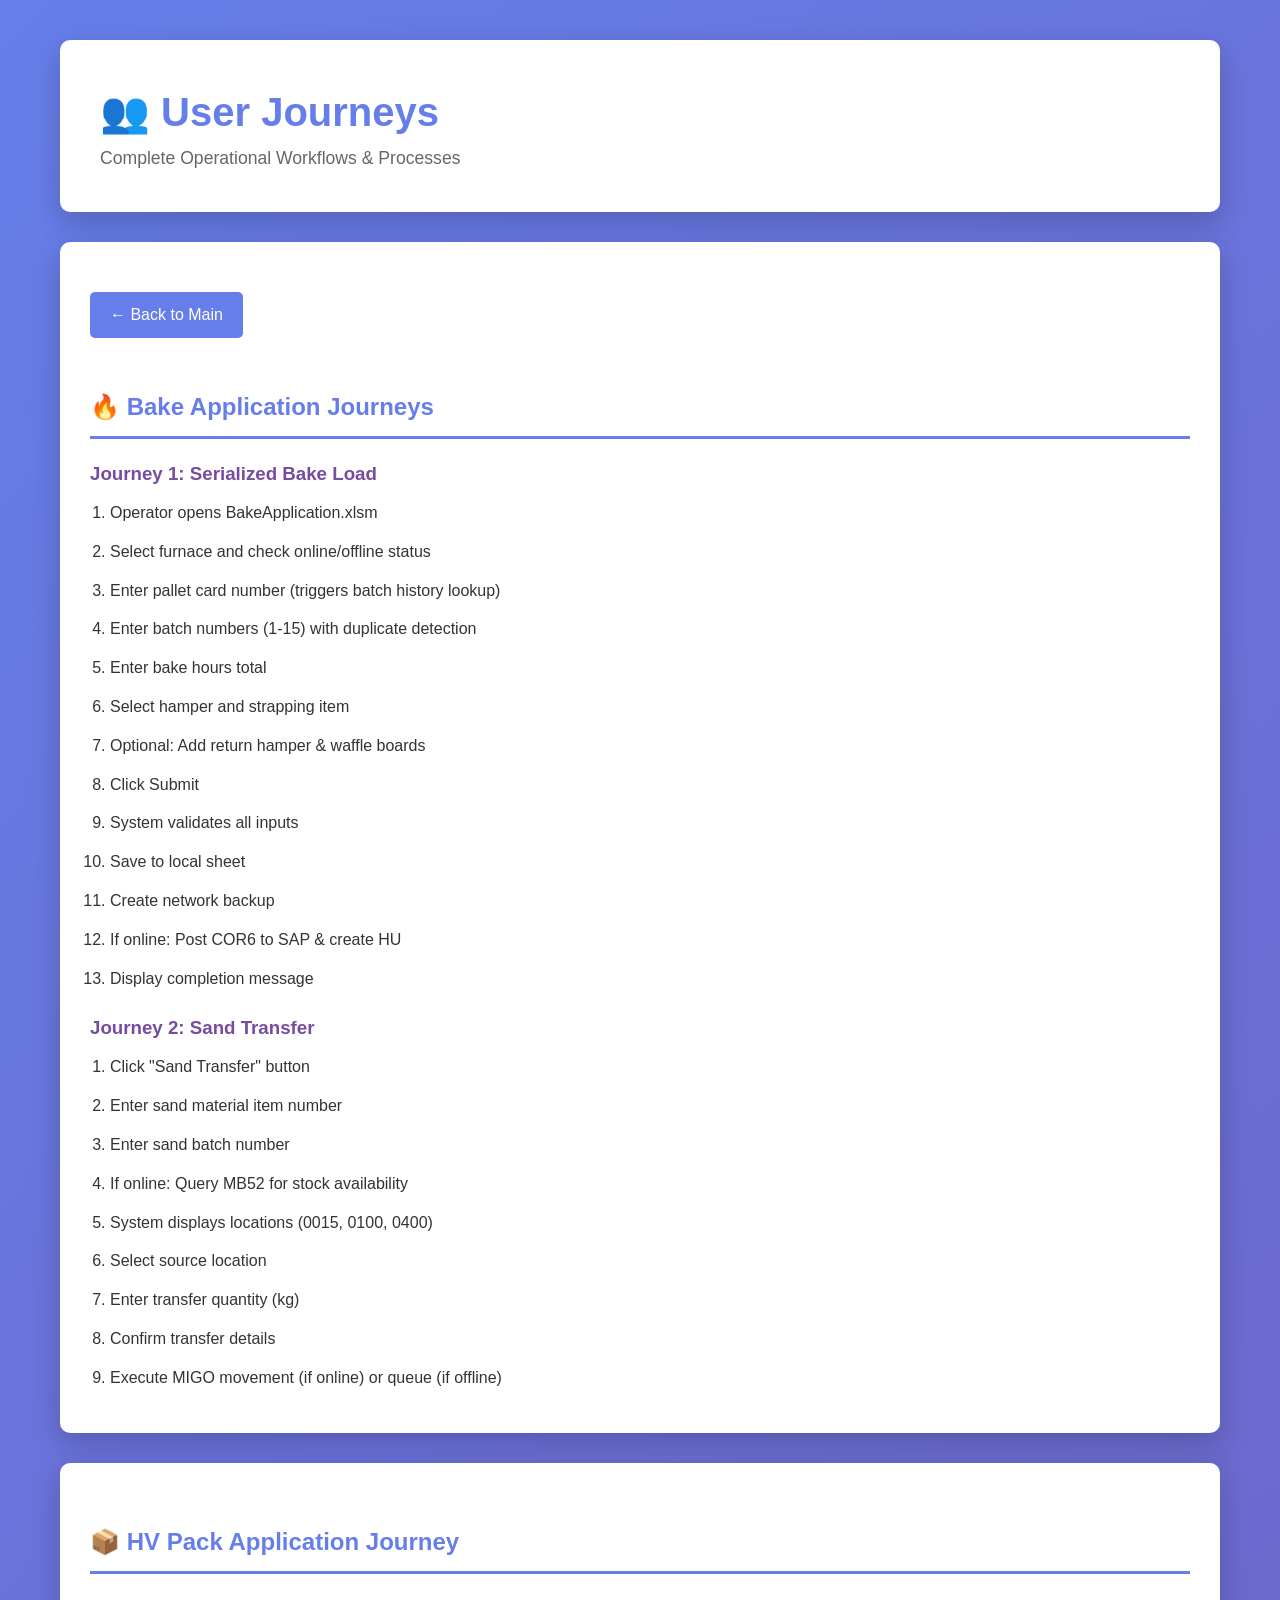
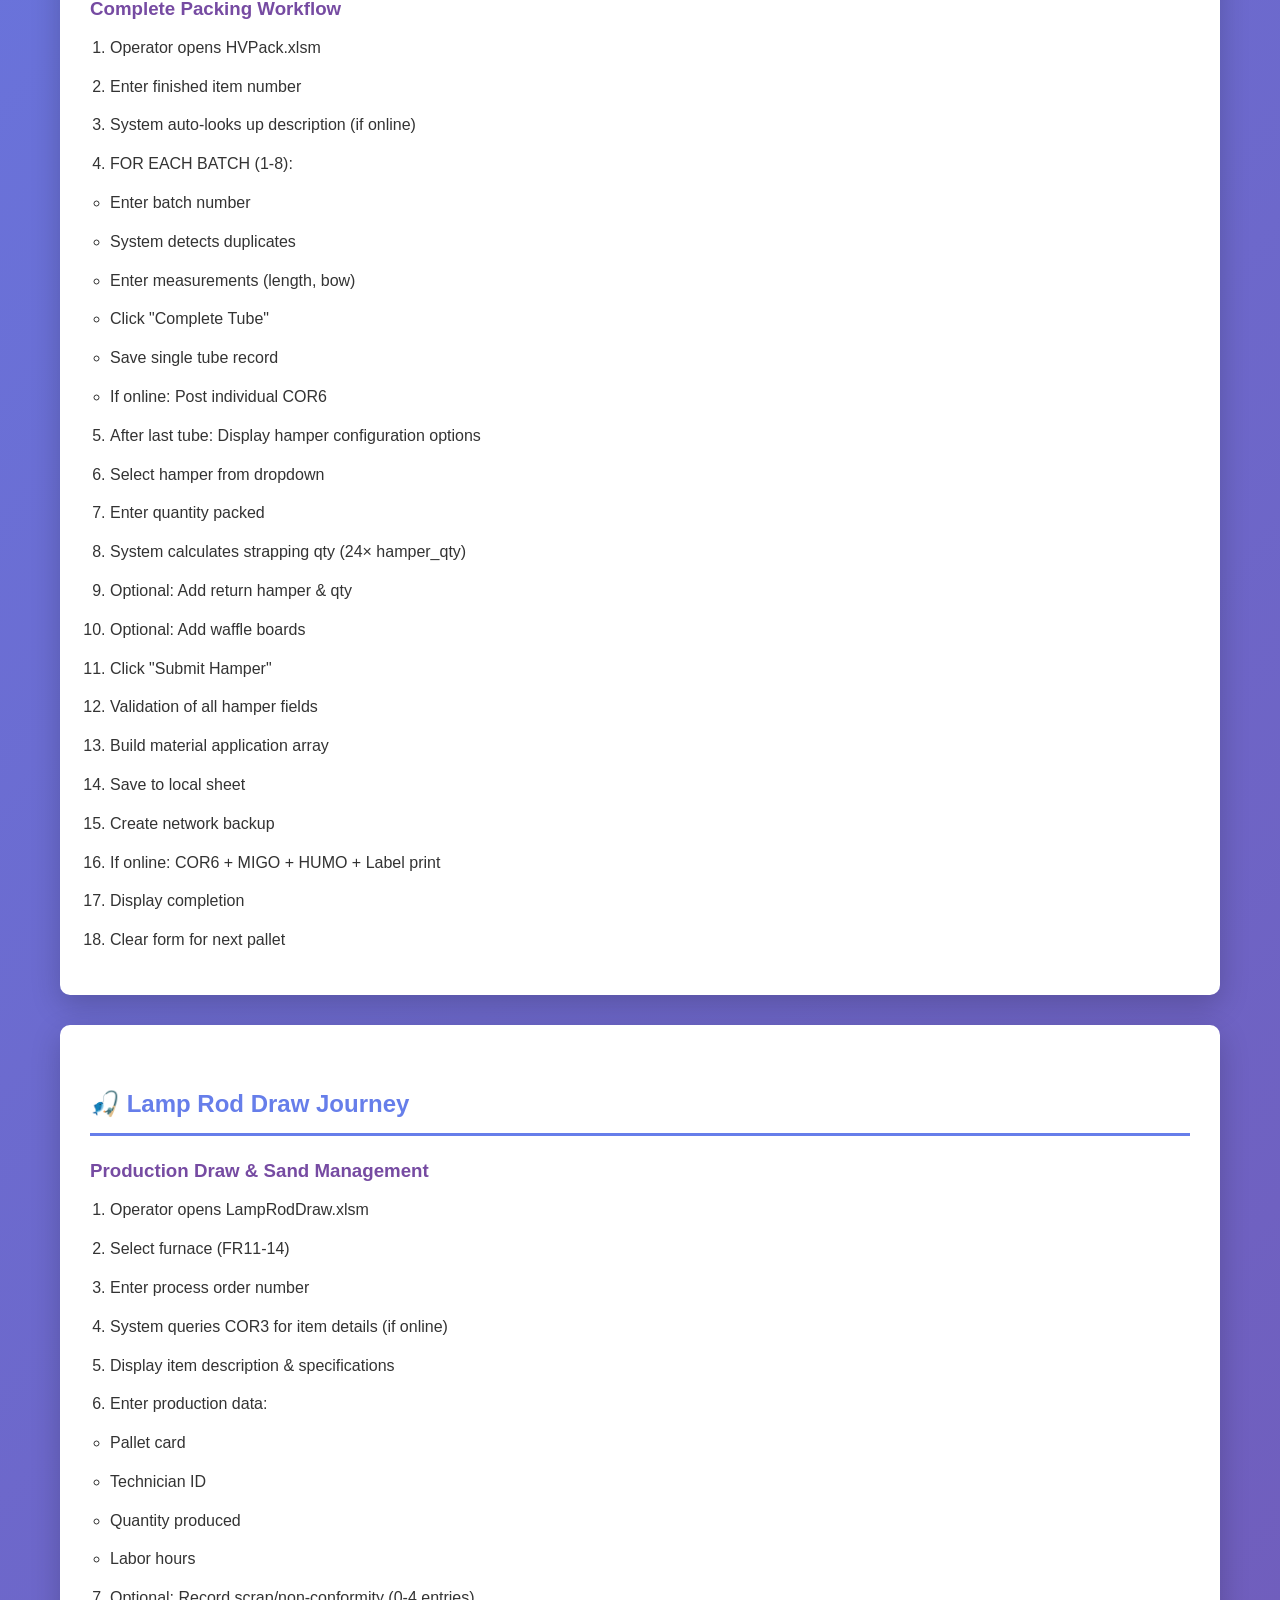
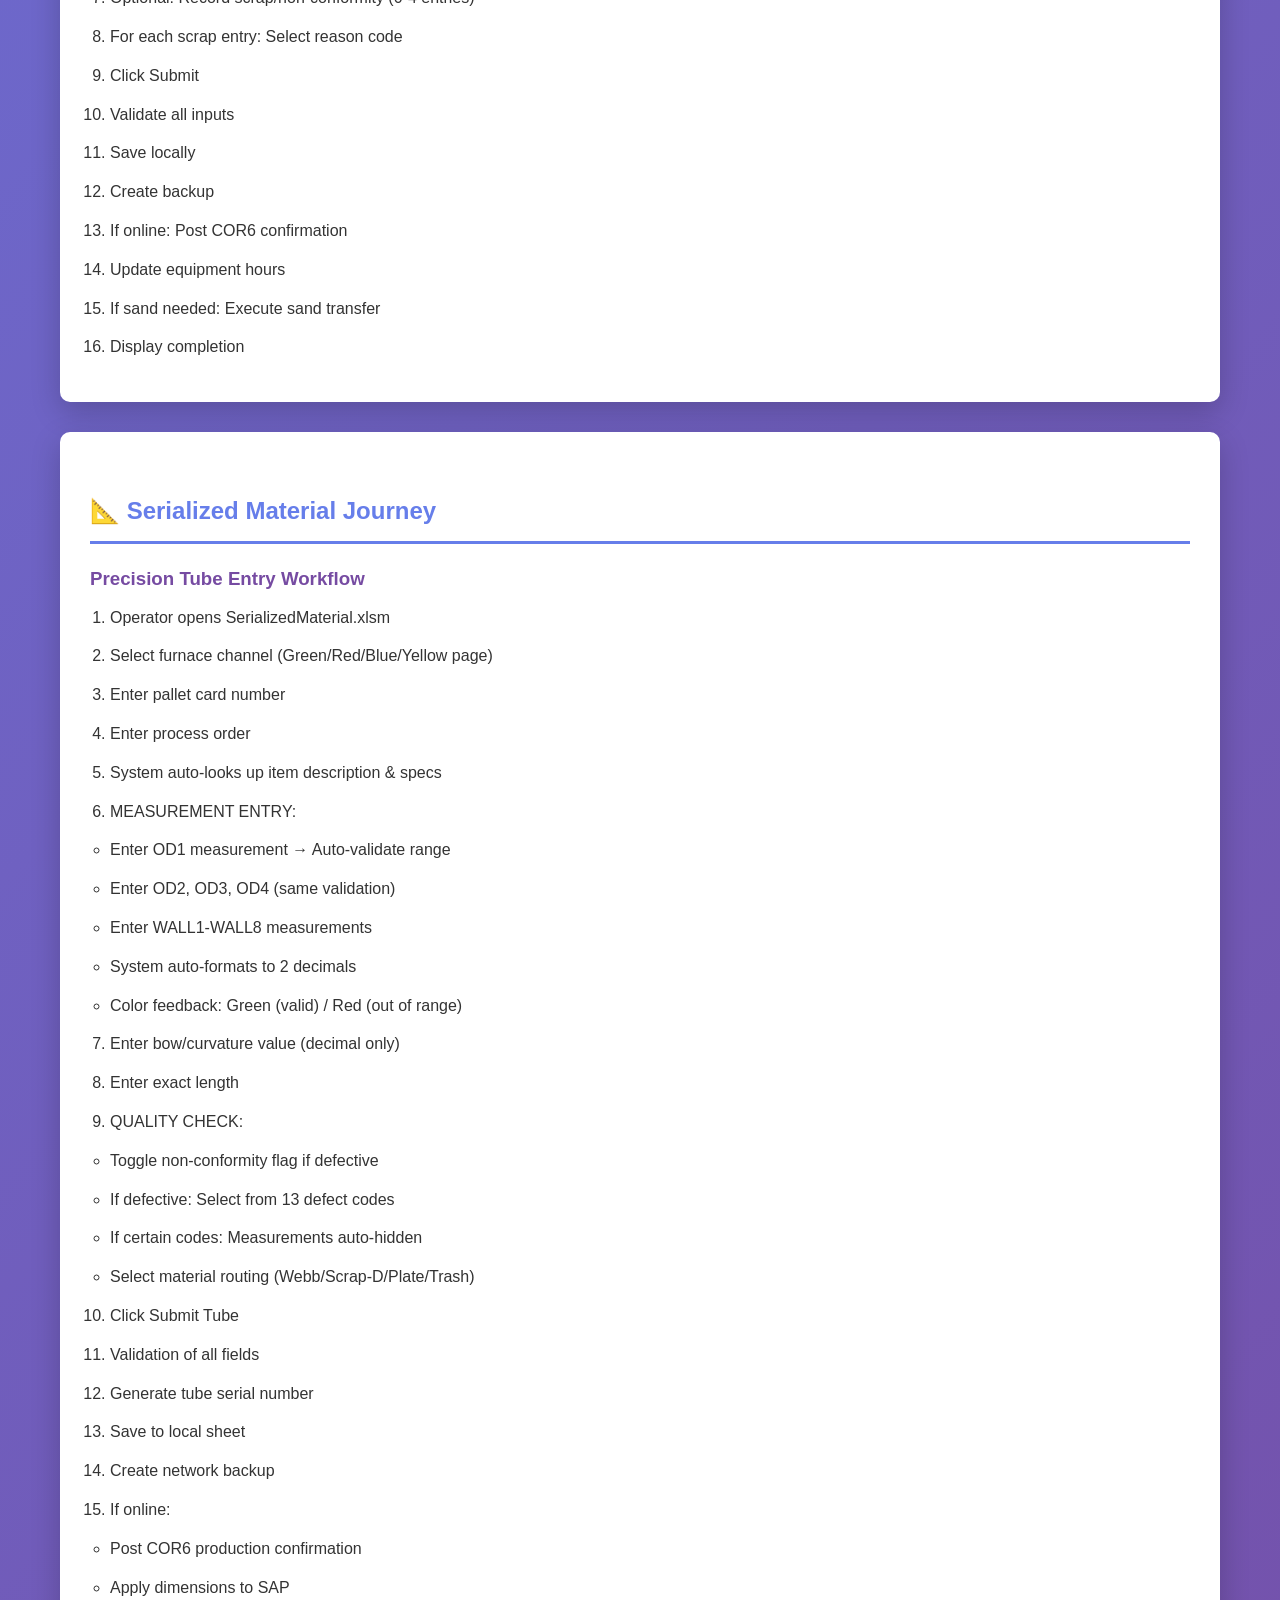
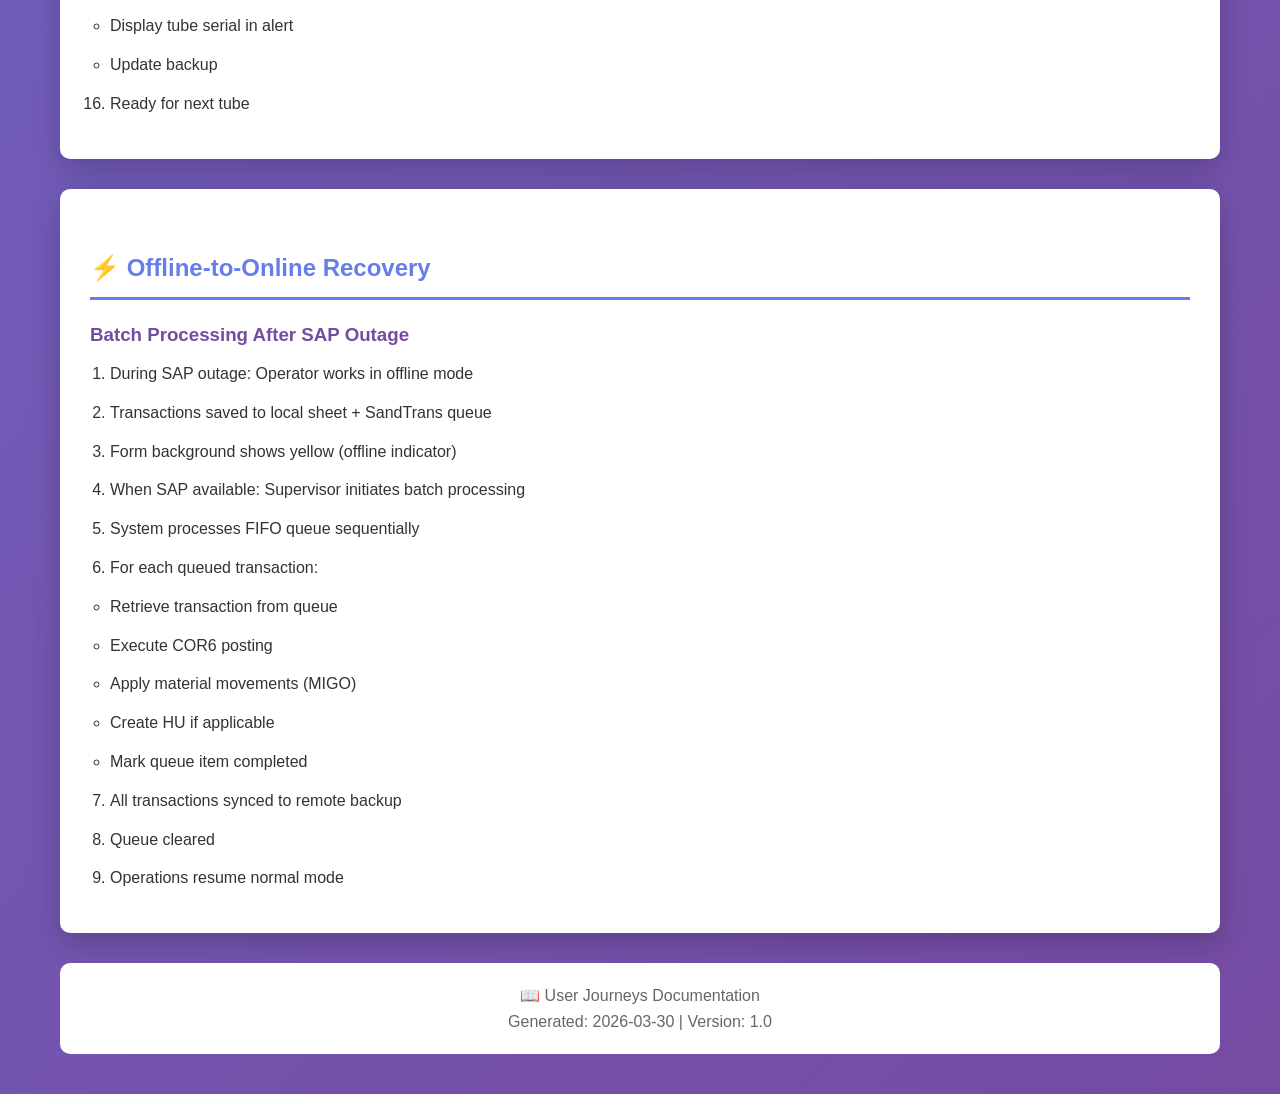
<file: Documents/Content/10-UserJourneys.html>
<!DOCTYPE html>
<html lang="en">
<head>
    <meta charset="UTF-8">
    <meta name="viewport" content="width=device-width, initial-scale=1.0">
    <title>User Journeys Documentation</title>
    <style>
        * { margin: 0; padding: 0; box-sizing: border-box; }
        body { font-family: 'Segoe UI', Tahoma, Geneva, Verdance, sans-serif; line-height: 1.6; color: #333; background: linear-gradient(135deg, #667eea 0%, #764ba2 100%); min-height: 100vh; }
        .container { max-width: 1200px; margin: 0 auto; padding: 40px 20px; }
        header { background: white; padding: 40px; border-radius: 10px; box-shadow: 0 10px 30px rgba(0,0,0,0.2); margin-bottom: 30px; }
        h1 { color: #667eea; font-size: 2.5em; }
        h2 { color: #667eea; border-bottom: 3px solid #667eea; padding-bottom: 10px; margin-bottom: 20px; margin-top: 30px; }
        h3 { color: #764ba2; margin-top: 20px; }
        .section { background: white; padding: 30px; border-radius: 10px; box-shadow: 0 10px 30px rgba(0,0,0,0.2); margin-bottom: 30px; }
        .back-link { display: inline-block; margin: 20px 0; padding: 10px 20px; background: #667eea; color: white; text-decoration: none; border-radius: 5px; }
        footer { background: white; padding: 20px; border-radius: 10px; text-align: center; margin-top: 30px; color: #666; }
        ol { margin-left: 20px; margin-top: 10px; line-height: 1.8; }
        li { margin: 10px 0; }
    </style>
</head>
<body>
    <div class="container">
        <header>
            <h1>👥 User Journeys</h1>
            <p style="color: #666; font-size: 1.1em;">Complete Operational Workflows & Processes</p>
        </header>
        
        <div class="section">
            <a href="INDEX.html" class="back-link">← Back to Main</a>
            
            <h2>🔥 Bake Application Journeys</h2>
            
            <h3>Journey 1: Serialized Bake Load</h3>
            <ol>
                <li>Operator opens BakeApplication.xlsm</li>
                <li>Select furnace and check online/offline status</li>
                <li>Enter pallet card number (triggers batch history lookup)</li>
                <li>Enter batch numbers (1-15) with duplicate detection</li>
                <li>Enter bake hours total</li>
                <li>Select hamper and strapping item</li>
                <li>Optional: Add return hamper & waffle boards</li>
                <li>Click Submit</li>
                <li>System validates all inputs</li>
                <li>Save to local sheet</li>
                <li>Create network backup</li>
                <li>If online: Post COR6 to SAP & create HU</li>
                <li>Display completion message</li>
            </ol>
            
            <h3>Journey 2: Sand Transfer</h3>
            <ol>
                <li>Click "Sand Transfer" button</li>
                <li>Enter sand material item number</li>
                <li>Enter sand batch number</li>
                <li>If online: Query MB52 for stock availability</li>
                <li>System displays locations (0015, 0100, 0400)</li>
                <li>Select source location</li>
                <li>Enter transfer quantity (kg)</li>
                <li>Confirm transfer details</li>
                <li>Execute MIGO movement (if online) or queue (if offline)</li>
            </ol>
        </div>
        
        <div class="section">
            <h2>📦 HV Pack Application Journey</h2>
            
            <h3>Complete Packing Workflow</h3>
            <ol>
                <li>Operator opens HVPack.xlsm</li>
                <li>Enter finished item number</li>
                <li>System auto-looks up description (if online)</li>
                <li>FOR EACH BATCH (1-8):
                    <ul>
                        <li>Enter batch number</li>
                        <li>System detects duplicates</li>
                        <li>Enter measurements (length, bow)</li>
                        <li>Click "Complete Tube"</li>
                        <li>Save single tube record</li>
                        <li>If online: Post individual COR6</li>
                    </ul>
                </li>
                <li>After last tube: Display hamper configuration options</li>
                <li>Select hamper from dropdown</li>
                <li>Enter quantity packed</li>
                <li>System calculates strapping qty (24× hamper_qty)</li>
                <li>Optional: Add return hamper & qty</li>
                <li>Optional: Add waffle boards</li>
                <li>Click "Submit Hamper"</li>
                <li>Validation of all hamper fields</li>
                <li>Build material application array</li>
                <li>Save to local sheet</li>
                <li>Create network backup</li>
                <li>If online: COR6 + MIGO + HUMO + Label print</li>
                <li>Display completion</li>
                <li>Clear form for next pallet</li>
            </ol>
        </div>
        
        <div class="section">
            <h2>🎣 Lamp Rod Draw Journey</h2>
            
            <h3>Production Draw & Sand Management</h3>
            <ol>
                <li>Operator opens LampRodDraw.xlsm</li>
                <li>Select furnace (FR11-14)</li>
                <li>Enter process order number</li>
                <li>System queries COR3 for item details (if online)</li>
                <li>Display item description & specifications</li>
                <li>Enter production data:
                    <ul>
                        <li>Pallet card</li>
                        <li>Technician ID</li>
                        <li>Quantity produced</li>
                        <li>Labor hours</li>
                    </ul>
                </li>
                <li>Optional: Record scrap/non-conformity (0-4 entries)</li>
                <li>For each scrap entry: Select reason code</li>
                <li>Click Submit</li>
                <li>Validate all inputs</li>
                <li>Save locally</li>
                <li>Create backup</li>
                <li>If online: Post COR6 confirmation</li>
                <li>Update equipment hours</li>
                <li>If sand needed: Execute sand transfer</li>
                <li>Display completion</li>
            </ol>
        </div>
        
        <div class="section">
            <h2>📐 Serialized Material Journey</h2>
            
            <h3>Precision Tube Entry Workflow</h3>
            <ol>
                <li>Operator opens SerializedMaterial.xlsm</li>
                <li>Select furnace channel (Green/Red/Blue/Yellow page)</li>
                <li>Enter pallet card number</li>
                <li>Enter process order</li>
                <li>System auto-looks up item description & specs</li>
                <li>MEASUREMENT ENTRY:
                    <ul>
                        <li>Enter OD1 measurement → Auto-validate range</li>
                        <li>Enter OD2, OD3, OD4 (same validation)</li>
                        <li>Enter WALL1-WALL8 measurements</li>
                        <li>System auto-formats to 2 decimals</li>
                        <li>Color feedback: Green (valid) / Red (out of range)</li>
                    </ul>
                </li>
                <li>Enter bow/curvature value (decimal only)</li>
                <li>Enter exact length</li>
                <li>QUALITY CHECK:
                    <ul>
                        <li>Toggle non-conformity flag if defective</li>
                        <li>If defective: Select from 13 defect codes</li>
                        <li>If certain codes: Measurements auto-hidden</li>
                        <li>Select material routing (Webb/Scrap-D/Plate/Trash)</li>
                    </ul>
                </li>
                <li>Click Submit Tube</li>
                <li>Validation of all fields</li>
                <li>Generate tube serial number</li>
                <li>Save to local sheet</li>
                <li>Create network backup</li>
                <li>If online:
                    <ul>
                        <li>Post COR6 production confirmation</li>
                        <li>Apply dimensions to SAP</li>
                        <li>Display tube serial in alert</li>
                        <li>Update backup</li>
                    </ul>
                </li>
                <li>Ready for next tube</li>
            </ol>
        </div>
        
        <div class="section">
            <h2>⚡ Offline-to-Online Recovery</h2>
            
            <h3>Batch Processing After SAP Outage</h3>
            <ol>
                <li>During SAP outage: Operator works in offline mode</li>
                <li>Transactions saved to local sheet + SandTrans queue</li>
                <li>Form background shows yellow (offline indicator)</li>
                <li>When SAP available: Supervisor initiates batch processing</li>
                <li>System processes FIFO queue sequentially</li>
                <li>For each queued transaction:
                    <ul>
                        <li>Retrieve transaction from queue</li>
                        <li>Execute COR6 posting</li>
                        <li>Apply material movements (MIGO)</li>
                        <li>Create HU if applicable</li>
                        <li>Mark queue item completed</li>
                    </ul>
                </li>
                <li>All transactions synced to remote backup</li>
                <li>Queue cleared</li>
                <li>Operations resume normal mode</li>
            </ol>
        </div>
        
        <footer>
            <p>📖 User Journeys Documentation</p>
            <p>Generated: 2026-03-30 | Version: 1.0</p>
        </footer>
    </div>
</body>
</html>
</file>
